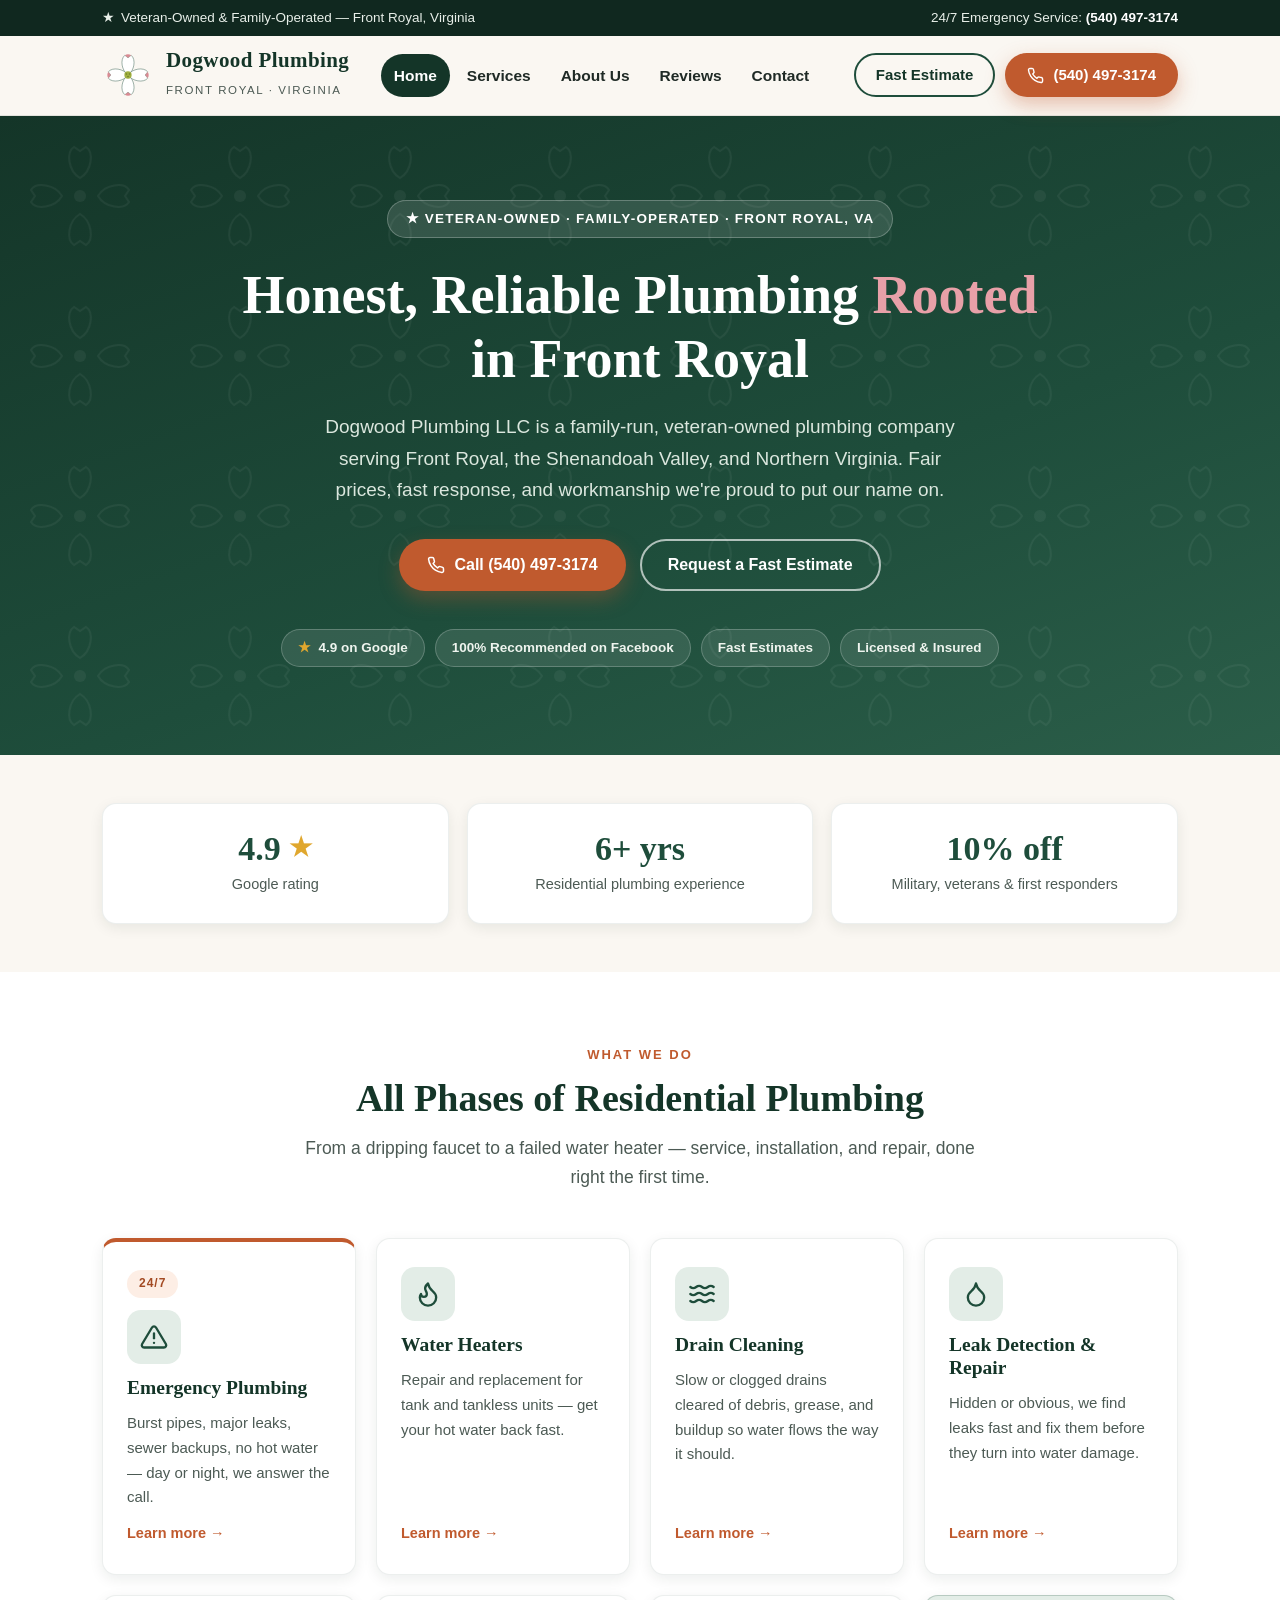
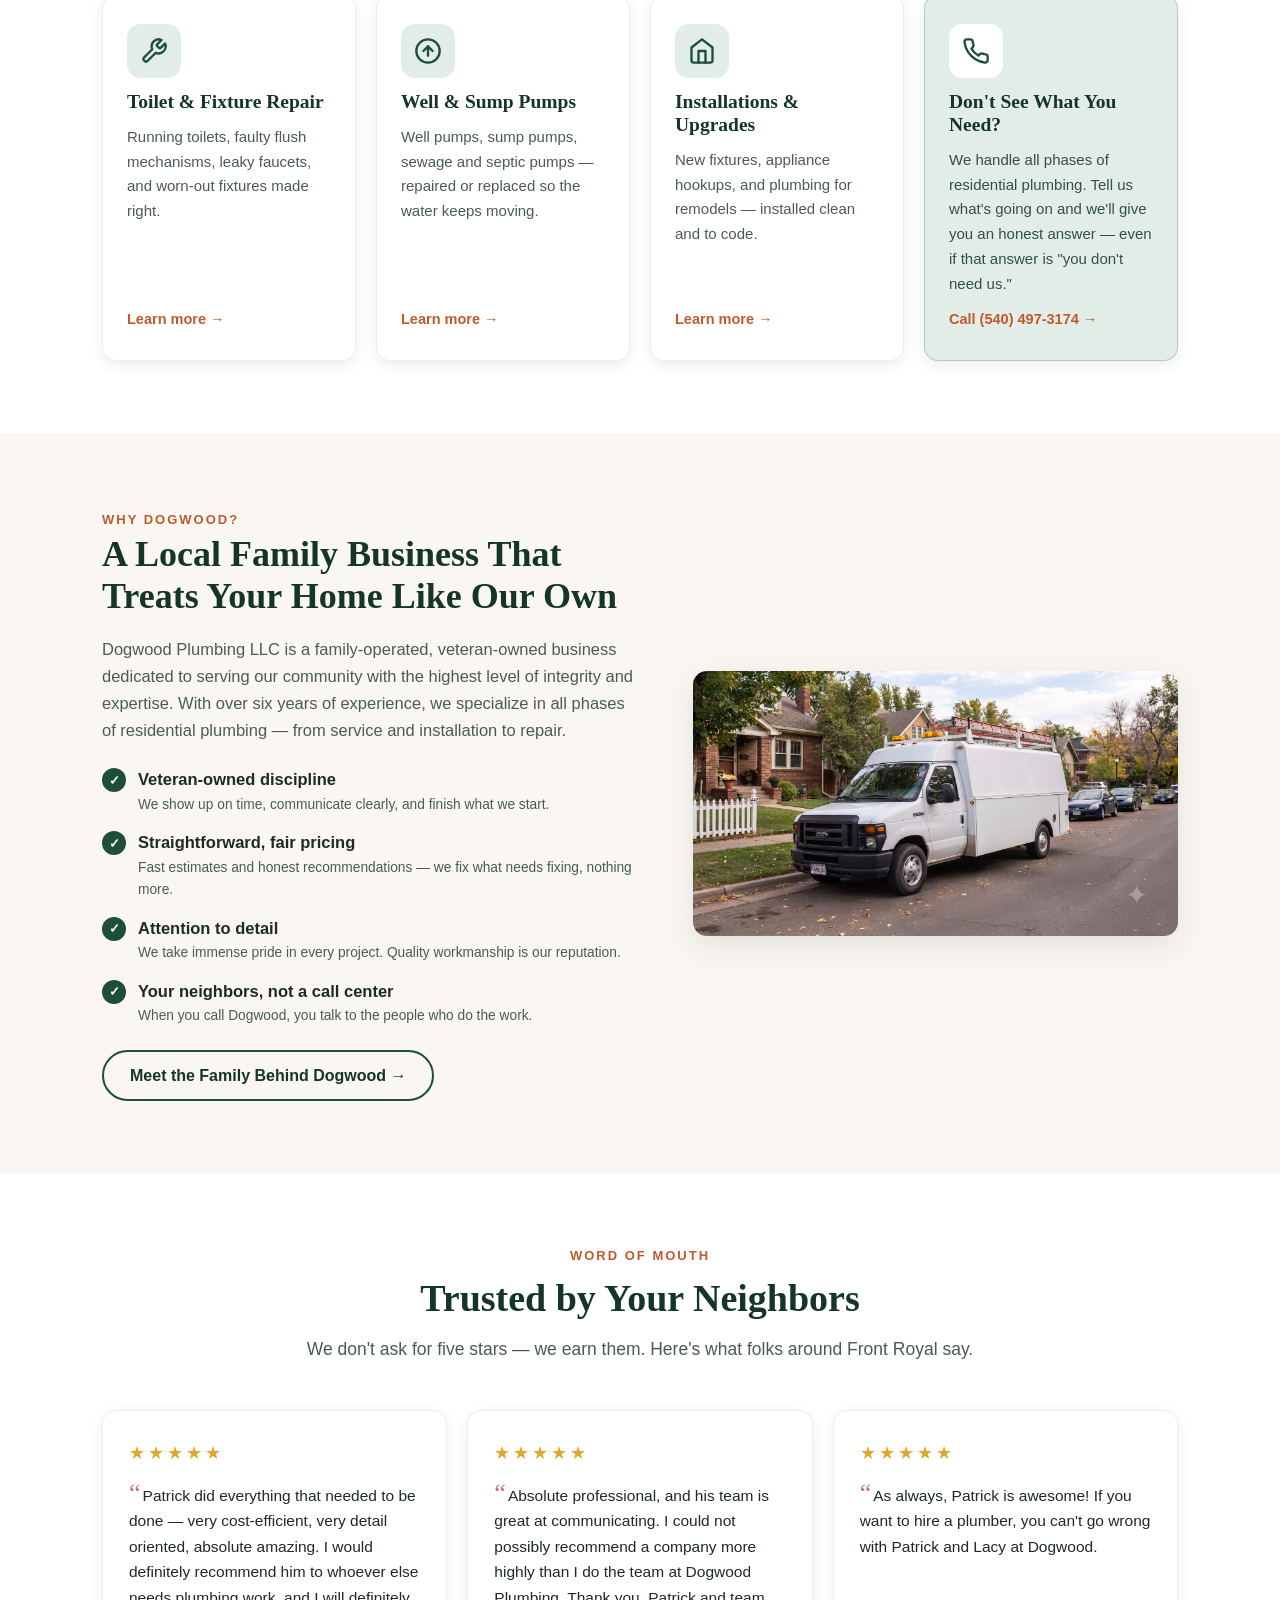
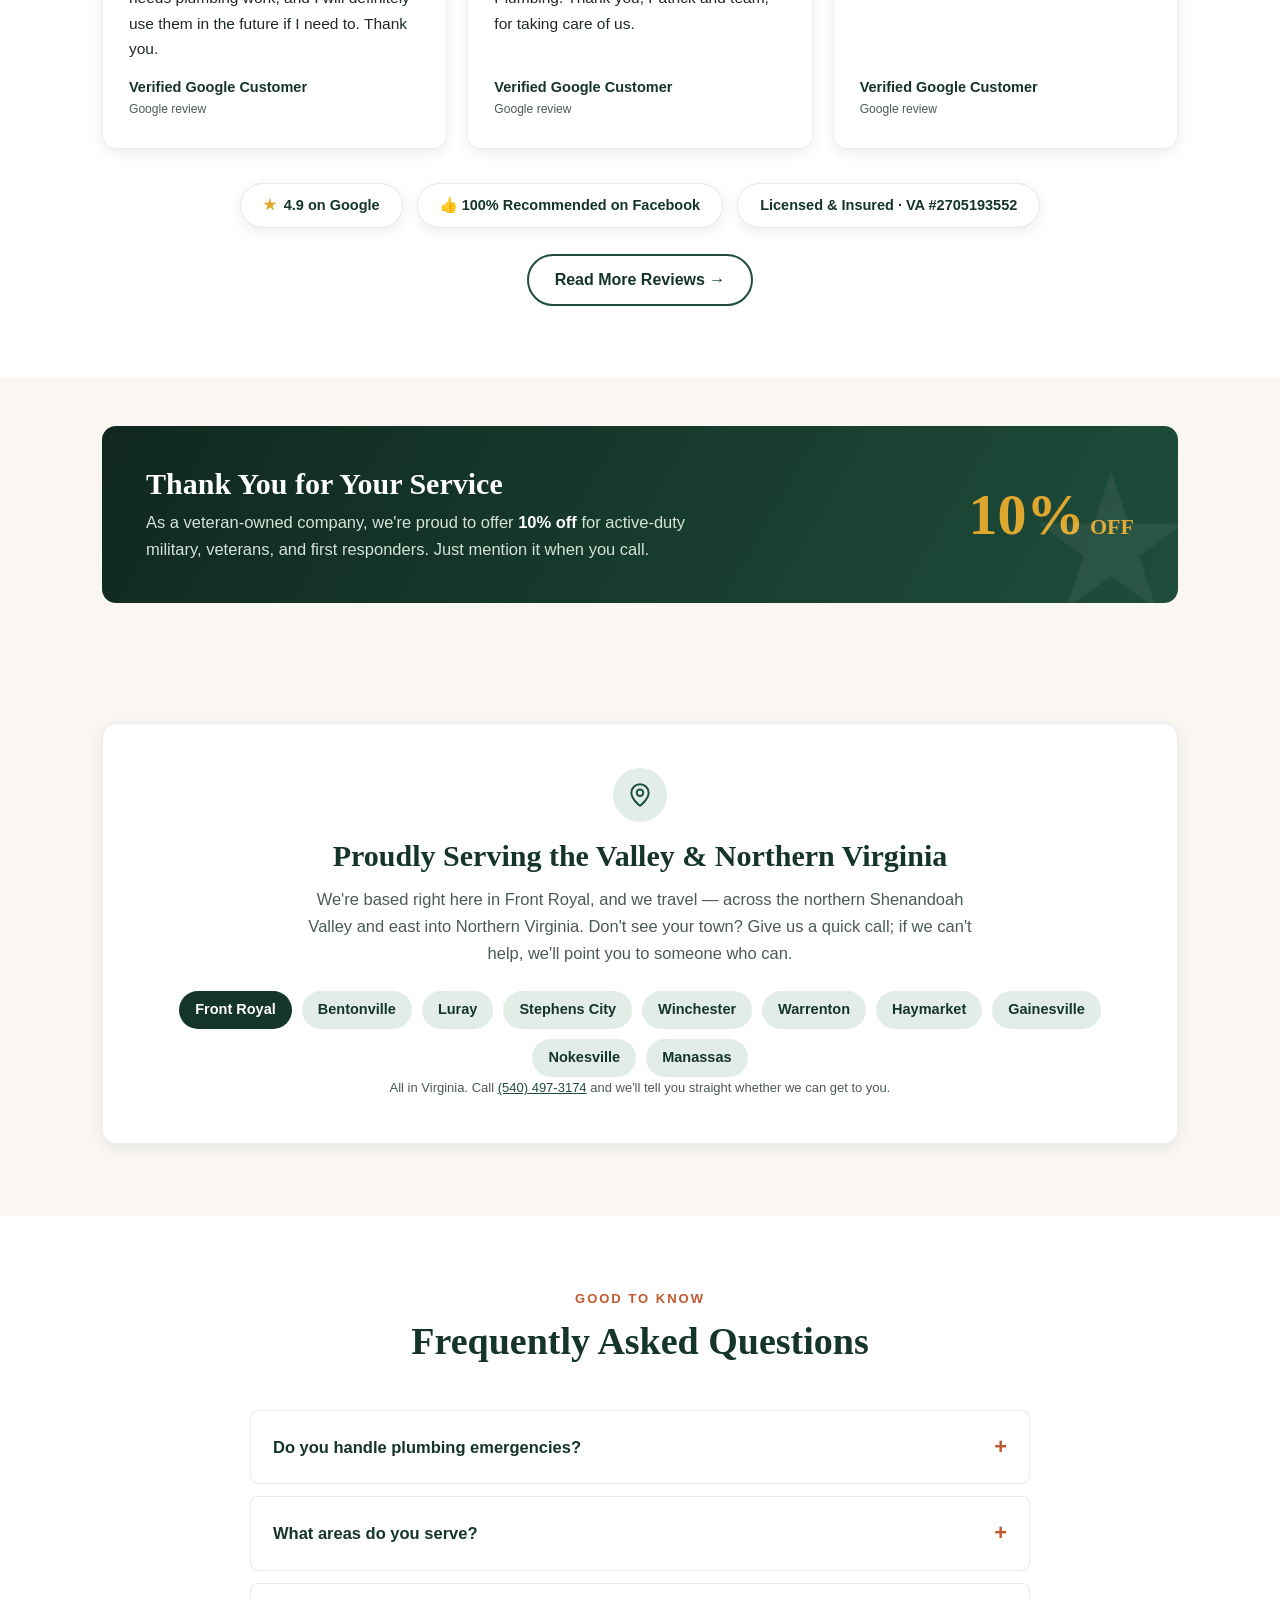
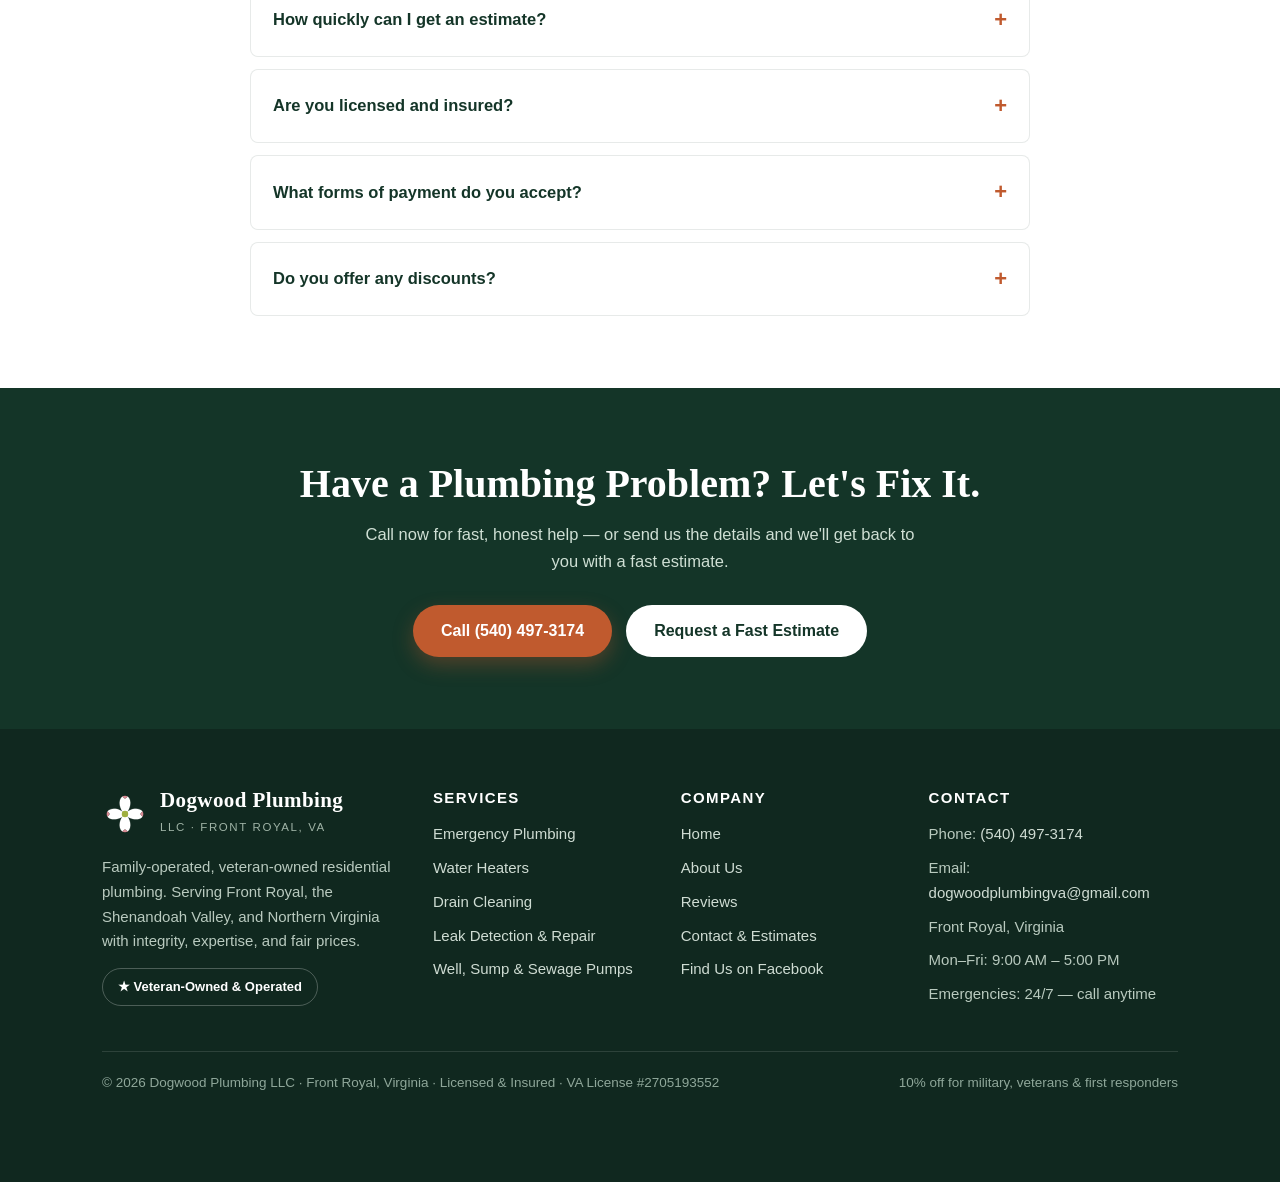
<file: index.html>
<!DOCTYPE html>
<html lang="en">
<head>
  <meta charset="UTF-8">
  <meta name="viewport" content="width=device-width, initial-scale=1.0">
  <title>Dogwood Plumbing LLC | Veteran-Owned Plumber in Front Royal, VA</title>
  <meta name="description" content="Dogwood Plumbing LLC is a family-operated, veteran-owned plumbing company serving Front Royal, Winchester, Warrenton, Manassas &amp; Northern Virginia. Water heaters, drain cleaning, well pumps &amp; 24/7 emergency service. Fast estimates — call (540) 497-3174.">
  <link rel="icon" type="image/svg+xml" href="images/favicon.svg">
  <link rel="stylesheet" href="css/styles.css">
  <meta property="og:title" content="Dogwood Plumbing LLC — Veteran-Owned Plumber in Front Royal, VA">
  <meta property="og:description" content="Honest, reliable residential plumbing from a family-run, veteran-owned company. Fast estimates. 24/7 emergency service. (540) 497-3174.">
  <meta property="og:type" content="website">
  <script type="application/ld+json">
  {
    "@context": "https://schema.org",
    "@type": "Plumber",
    "name": "Dogwood Plumbing LLC",
    "url": "https://www.dogwoodplumbva.com/",
    "telephone": "+1-540-497-3174",
    "email": "dogwoodplumbingva@gmail.com",
    "description": "Family-operated, veteran-owned residential plumbing company serving Front Royal, Virginia, the northern Shenandoah Valley, and Northern Virginia.",
    "address": {
      "@type": "PostalAddress",
      "addressLocality": "Front Royal",
      "addressRegion": "VA",
      "postalCode": "22630",
      "addressCountry": "US"
    },
    "areaServed": ["Front Royal, VA", "Bentonville, VA", "Luray, VA", "Stephens City, VA", "Winchester, VA", "Warrenton, VA", "Haymarket, VA", "Gainesville, VA", "Nokesville, VA", "Manassas, VA"],
    "openingHoursSpecification": [{
      "@type": "OpeningHoursSpecification",
      "dayOfWeek": ["Monday", "Tuesday", "Wednesday", "Thursday", "Friday"],
      "opens": "09:00",
      "closes": "17:00"
    }],
    "sameAs": ["https://www.facebook.com/Dogwoodplumbingllc"],
    "priceRange": "$$",
    "hasCredential": {
      "@type": "EducationalOccupationalCredential",
      "credentialCategory": "Virginia Contractor License",
      "identifier": "2705193552",
      "recognizedBy": {
        "@type": "GovernmentOrganization",
        "name": "Virginia Department of Professional and Occupational Regulation"
      }
    },
    "slogan": "Honest, reliable plumbing rooted in Front Royal."
  }
  </script>
</head>
<body>
  <a class="skip-link" href="#main">Skip to main content</a>

  <div class="topbar">
    <div class="wrap">
      <span class="left"><span class="flag">&#9733;</span>Veteran-Owned &amp; Family-Operated &mdash; Front Royal, Virginia</span>
      <span>24/7 Emergency Service: <a href="tel:+15404973174">(540) 497-3174</a></span>
    </div>
  </div>

  <header class="site-header">
    <div class="wrap">
      <a class="brand" href="index.html" aria-label="Dogwood Plumbing LLC — home">
        <svg viewBox="0 0 100 100" aria-hidden="true" focusable="false">
          <g stroke="#1e4d3b" stroke-opacity=".55" stroke-width="1.5">
            <path d="M50 50 C38 42 34 20 44 12 L50 17 L56 12 C66 20 62 42 50 50 Z" fill="#ffffff"/>
            <path d="M50 50 C62 58 66 80 56 88 L50 83 L44 88 C34 80 38 58 50 50 Z" fill="#ffffff"/>
            <path d="M50 50 C42 62 20 66 12 56 L17 50 L12 44 C20 34 42 38 50 50 Z" fill="#ffffff"/>
            <path d="M50 50 C58 38 80 34 88 44 L83 50 L88 56 C80 66 58 62 50 50 Z" fill="#ffffff"/>
          </g>
          <path d="M44 12 L50 17 L56 12 C52.5 9.6 47.5 9.6 44 12 Z" fill="#d98a93"/>
          <path d="M56 88 L50 83 L44 88 C47.5 90.4 52.5 90.4 56 88 Z" fill="#d98a93"/>
          <path d="M12 44 L17 50 L12 56 C9.6 52.5 9.6 47.5 12 44 Z" fill="#d98a93"/>
          <path d="M88 44 L83 50 L88 56 C90.4 52.5 90.4 47.5 88 44 Z" fill="#d98a93"/>
          <circle cx="50" cy="50" r="7" fill="#9faf3f"/>
          <circle cx="47" cy="48" r="1.6" fill="#6e7f2a"/>
          <circle cx="53" cy="48" r="1.6" fill="#6e7f2a"/>
          <circle cx="50" cy="53" r="1.6" fill="#6e7f2a"/>
        </svg>
        <span>
          <span class="brand-name">Dogwood Plumbing</span><br>
          <span class="brand-sub">Front Royal &middot; Virginia</span>
        </span>
      </a>
      <nav class="main-nav" id="main-nav" aria-label="Main navigation">
        <a href="index.html" class="active" aria-current="page">Home</a>
        <a href="services.html">Services</a>
        <a href="about.html">About Us</a>
        <a href="reviews.html">Reviews</a>
        <a href="contact.html">Contact</a>
      </nav>
      <div class="header-cta">
        <a class="btn btn-outline" href="contact.html">Fast Estimate</a>
        <a class="btn btn-primary" href="tel:+15404973174">
          <svg width="17" height="17" viewBox="0 0 24 24" fill="none" stroke="currentColor" stroke-width="2" stroke-linecap="round" stroke-linejoin="round" aria-hidden="true"><path d="M22 16.92v3a2 2 0 0 1-2.18 2 19.79 19.79 0 0 1-8.63-3.07 19.5 19.5 0 0 1-6-6 19.79 19.79 0 0 1-3.07-8.67A2 2 0 0 1 4.11 2h3a2 2 0 0 1 2 1.72c.127.96.361 1.903.7 2.81a2 2 0 0 1-.45 2.11L8.09 9.91a16 16 0 0 0 6 6l1.27-1.27a2 2 0 0 1 2.11-.45c.907.339 1.85.573 2.81.7A2 2 0 0 1 22 16.92z"/></svg>
          <span class="btn-label">(540) 497-3174</span>
        </a>
        <button class="nav-toggle" aria-expanded="false" aria-controls="main-nav" aria-label="Toggle navigation menu">
          <svg width="22" height="22" viewBox="0 0 24 24" fill="none" stroke="currentColor" stroke-width="2.4" stroke-linecap="round" aria-hidden="true"><line x1="3" y1="6" x2="21" y2="6"/><line x1="3" y1="12" x2="21" y2="12"/><line x1="3" y1="18" x2="21" y2="18"/></svg>
        </button>
      </div>
    </div>
  </header>

  <main id="main">

    <!-- ============================ HERO ============================ -->
    <section class="hero" style="padding: 0;">
      <div class="wrap">
        <span class="hero-kicker">&#9733; Veteran-Owned &middot; Family-Operated &middot; Front Royal, VA</span>
        <h1>Honest, Reliable Plumbing <em>Rooted</em> in Front Royal</h1>
        <p class="lede">Dogwood Plumbing LLC is a family-run, veteran-owned plumbing company serving Front Royal, the Shenandoah Valley, and Northern Virginia. Fair prices, fast response, and workmanship we're proud to put our name on.</p>
        <div class="hero-ctas">
          <a class="btn btn-primary" href="tel:+15404973174">
            <svg width="18" height="18" viewBox="0 0 24 24" fill="none" stroke="currentColor" stroke-width="2" stroke-linecap="round" stroke-linejoin="round" aria-hidden="true"><path d="M22 16.92v3a2 2 0 0 1-2.18 2 19.79 19.79 0 0 1-8.63-3.07 19.5 19.5 0 0 1-6-6 19.79 19.79 0 0 1-3.07-8.67A2 2 0 0 1 4.11 2h3a2 2 0 0 1 2 1.72c.127.96.361 1.903.7 2.81a2 2 0 0 1-.45 2.11L8.09 9.91a16 16 0 0 0 6 6l1.27-1.27a2 2 0 0 1 2.11-.45c.907.339 1.85.573 2.81.7A2 2 0 0 1 22 16.92z"/></svg>
            Call (540) 497-3174
          </a>
          <a class="btn btn-ghost-light" href="contact.html">Request a Fast Estimate</a>
        </div>
        <div class="hero-chips">
          <span class="chip"><span class="star">&#9733;</span> 4.9 on Google</span>
          <span class="chip">100% Recommended on Facebook</span>
          <span class="chip">Fast Estimates</span>
          <span class="chip">Licensed &amp; Insured</span>
        </div>
      </div>
    </section>

    <!-- ============================ TRUST STATS ============================ -->
    <section class="tight">
      <div class="wrap">
        <div class="stat-grid" style="grid-template-columns: repeat(3, 1fr);">
          <div class="stat">
            <div class="num">4.9 <span class="star">&#9733;</span></div>
            <div class="label">Google rating</div>
          </div>
          <div class="stat">
            <div class="num">6+ yrs</div>
            <div class="label">Residential plumbing experience</div>
          </div>
          <div class="stat">
            <div class="num">10% off</div>
            <div class="label">Military, veterans &amp; first responders</div>
          </div>
        </div>
      </div>
    </section>

    <!-- ============================ SERVICES ============================ -->
    <section class="bg-white">
      <div class="wrap">
        <div class="section-head">
          <span class="eyebrow">What We Do</span>
          <h2>All Phases of Residential Plumbing</h2>
          <p>From a dripping faucet to a failed water heater &mdash; service, installation, and repair, done right the first time.</p>
        </div>
        <div class="card-grid">
          <a class="svc-card emergency" href="services.html#emergency">
            <span class="tag">24/7</span>
            <span class="icon"><svg viewBox="0 0 24 24" fill="none" stroke="currentColor" stroke-width="2" stroke-linecap="round" stroke-linejoin="round" aria-hidden="true"><path d="M10.29 3.86 1.82 18a2 2 0 0 0 1.71 3h16.94a2 2 0 0 0 1.71-3L13.71 3.86a2 2 0 0 0-3.42 0z"/><line x1="12" y1="9" x2="12" y2="13"/><line x1="12" y1="17" x2="12.01" y2="17"/></svg></span>
            <h3>Emergency Plumbing</h3>
            <p>Burst pipes, major leaks, sewer backups, no hot water &mdash; day or night, we answer the call.</p>
            <span class="more">Learn more &rarr;</span>
          </a>
          <a class="svc-card" href="services.html#water-heaters">
            <span class="icon"><svg viewBox="0 0 24 24" fill="none" stroke="currentColor" stroke-width="2" stroke-linecap="round" stroke-linejoin="round" aria-hidden="true"><path d="M8.5 14.5A2.5 2.5 0 0 0 11 12c0-1.38-.5-2-1-3-1.072-2.143-.224-4.054 2-6 .5 2.5 2 4.9 4 6.5 2 1.6 3 3.5 3 5.5a7 7 0 1 1-14 0c0-1.153.433-2.294 1-3a2.5 2.5 0 0 0 2.5 2.5z"/></svg></span>
            <h3>Water Heaters</h3>
            <p>Repair and replacement for tank and tankless units &mdash; get your hot water back fast.</p>
            <span class="more">Learn more &rarr;</span>
          </a>
          <a class="svc-card" href="services.html#drain-cleaning">
            <span class="icon"><svg viewBox="0 0 24 24" fill="none" stroke="currentColor" stroke-width="2" stroke-linecap="round" stroke-linejoin="round" aria-hidden="true"><path d="M2 6c.6.5 1.2 1 2.5 1C7 7 7 5 9.5 5c2.6 0 2.4 2 5 2 2.5 0 2.5-2 5-2 1.3 0 1.9.5 2.5 1"/><path d="M2 12c.6.5 1.2 1 2.5 1 2.5 0 2.5-2 5-2 2.6 0 2.4 2 5 2 2.5 0 2.5-2 5-2 1.3 0 1.9.5 2.5 1"/><path d="M2 18c.6.5 1.2 1 2.5 1 2.5 0 2.5-2 5-2 2.6 0 2.4 2 5 2 2.5 0 2.5-2 5-2 1.3 0 1.9.5 2.5 1"/></svg></span>
            <h3>Drain Cleaning</h3>
            <p>Slow or clogged drains cleared of debris, grease, and buildup so water flows the way it should.</p>
            <span class="more">Learn more &rarr;</span>
          </a>
          <a class="svc-card" href="services.html#leak-repair">
            <span class="icon"><svg viewBox="0 0 24 24" fill="none" stroke="currentColor" stroke-width="2" stroke-linecap="round" stroke-linejoin="round" aria-hidden="true"><path d="M12 22a7 7 0 0 0 7-7c0-2-1-3.9-3-5.5s-3.5-4-4-6.5c-.5 2.5-2 4.9-4 6.5C6 11.1 5 13 5 15a7 7 0 0 0 7 7z"/></svg></span>
            <h3>Leak Detection &amp; Repair</h3>
            <p>Hidden or obvious, we find leaks fast and fix them before they turn into water damage.</p>
            <span class="more">Learn more &rarr;</span>
          </a>
          <a class="svc-card" href="services.html#toilets-fixtures">
            <span class="icon"><svg viewBox="0 0 24 24" fill="none" stroke="currentColor" stroke-width="2" stroke-linecap="round" stroke-linejoin="round" aria-hidden="true"><path d="M14.7 6.3a1 1 0 0 0 0 1.4l1.6 1.6a1 1 0 0 0 1.4 0l3.77-3.77a6 6 0 0 1-7.94 7.94l-6.91 6.91a2.12 2.12 0 0 1-3-3l6.91-6.91a6 6 0 0 1 7.94-7.94l-3.76 3.76z"/></svg></span>
            <h3>Toilet &amp; Fixture Repair</h3>
            <p>Running toilets, faulty flush mechanisms, leaky faucets, and worn-out fixtures made right.</p>
            <span class="more">Learn more &rarr;</span>
          </a>
          <a class="svc-card" href="services.html#pumps">
            <span class="icon"><svg viewBox="0 0 24 24" fill="none" stroke="currentColor" stroke-width="2" stroke-linecap="round" stroke-linejoin="round" aria-hidden="true"><circle cx="12" cy="12" r="10"/><path d="m16 12-4-4-4 4"/><path d="M12 16V8"/></svg></span>
            <h3>Well &amp; Sump Pumps</h3>
            <p>Well pumps, sump pumps, sewage and septic pumps &mdash; repaired or replaced so the water keeps moving.</p>
            <span class="more">Learn more &rarr;</span>
          </a>
          <a class="svc-card" href="services.html#installations">
            <span class="icon"><svg viewBox="0 0 24 24" fill="none" stroke="currentColor" stroke-width="2" stroke-linecap="round" stroke-linejoin="round" aria-hidden="true"><path d="m3 9 9-7 9 7v11a2 2 0 0 1-2 2H5a2 2 0 0 1-2-2z"/><polyline points="9 22 9 12 15 12 15 22"/></svg></span>
            <h3>Installations &amp; Upgrades</h3>
            <p>New fixtures, appliance hookups, and plumbing for remodels &mdash; installed clean and to code.</p>
            <span class="more">Learn more &rarr;</span>
          </a>
          <a class="svc-card ask-card" href="tel:+15404973174">
            <span class="icon"><svg viewBox="0 0 24 24" fill="none" stroke="currentColor" stroke-width="2" stroke-linecap="round" stroke-linejoin="round" aria-hidden="true"><path d="M22 16.92v3a2 2 0 0 1-2.18 2 19.79 19.79 0 0 1-8.63-3.07 19.5 19.5 0 0 1-6-6 19.79 19.79 0 0 1-3.07-8.67A2 2 0 0 1 4.11 2h3a2 2 0 0 1 2 1.72c.127.96.361 1.903.7 2.81a2 2 0 0 1-.45 2.11L8.09 9.91a16 16 0 0 0 6 6l1.27-1.27a2 2 0 0 1 2.11-.45c.907.339 1.85.573 2.81.7A2 2 0 0 1 22 16.92z"/></svg></span>
            <h3>Don't See What You Need?</h3>
            <p>We handle all phases of residential plumbing. Tell us what's going on and we'll give you an honest answer &mdash; even if that answer is "you don't need us."</p>
            <span class="more">Call (540) 497-3174 &rarr;</span>
          </a>
        </div>
      </div>
    </section>

    <!-- ============================ WHY CHOOSE US ============================ -->
    <section>
      <div class="wrap">
        <div class="split">
          <div>
            <span class="eyebrow" style="color: var(--cta); font-weight: 800; text-transform: uppercase; letter-spacing: 2px; font-size: 13px;">Why Dogwood?</span>
            <h2>A Local Family Business That Treats Your Home Like Our Own</h2>
            <p>Dogwood Plumbing LLC is a family-operated, veteran-owned business dedicated to serving our community with the highest level of integrity and expertise. With over six years of experience, we specialize in all phases of residential plumbing &mdash; from service and installation to repair.</p>
            <ul class="check-list">
              <li><span class="tick">&#10003;</span><span>Veteran-owned discipline<small>We show up on time, communicate clearly, and finish what we start.</small></span></li>
              <li><span class="tick">&#10003;</span><span>Straightforward, fair pricing<small>Fast estimates and honest recommendations &mdash; we fix what needs fixing, nothing more.</small></span></li>
              <li><span class="tick">&#10003;</span><span>Attention to detail<small>We take immense pride in every project. Quality workmanship is our reputation.</small></span></li>
              <li><span class="tick">&#10003;</span><span>Your neighbors, not a call center<small>When you call Dogwood, you talk to the people who do the work.</small></span></li>
            </ul>
            <a class="btn btn-outline" href="about.html">Meet the Family Behind Dogwood &rarr;</a>
          </div>
          <img src="images/PlumbingTruck.jpg" alt="Dogwood's Plumbing Truck" style="border-radius:14px; box-shadow: var(--shadow);">
        </div>
      </div>
    </section>

    <!-- ============================ REVIEWS ============================ -->
    <section class="bg-white">
      <div class="wrap">
        <div class="section-head">
          <span class="eyebrow">Word of Mouth</span>
          <h2>Trusted by Your Neighbors</h2>
          <p>We don't ask for five stars &mdash; we earn them. Here's what folks around Front Royal say.</p>
        </div>
        <div class="review-grid">
          <article class="review-card">
            <div class="stars" aria-label="5 out of 5 stars">&#9733;&#9733;&#9733;&#9733;&#9733;</div>
            <blockquote>Patrick did everything that needed to be done &mdash; very cost-efficient, very detail oriented, absolute amazing. I would definitely recommend him to whoever else needs plumbing work, and I will definitely use them in the future if I need to. Thank you.</blockquote>
            <cite>Verified Google Customer<small>Google review</small></cite>
          </article>
          <article class="review-card">
            <div class="stars" aria-label="5 out of 5 stars">&#9733;&#9733;&#9733;&#9733;&#9733;</div>
            <blockquote>Absolute professional, and his team is great at communicating. I could not possibly recommend a company more highly than I do the team at Dogwood Plumbing. Thank you, Patrick and team, for taking care of us.</blockquote>
            <cite>Verified Google Customer<small>Google review</small></cite>
          </article>
          <article class="review-card">
            <div class="stars" aria-label="5 out of 5 stars">&#9733;&#9733;&#9733;&#9733;&#9733;</div>
            <blockquote>As always, Patrick is awesome! If you want to hire a plumber, you can't go wrong with Patrick and Lacy at Dogwood.</blockquote>
            <cite>Verified Google Customer<small>Google review</small></cite>
          </article>
        </div>
        <div class="badge-row">
          <span class="badge"><span class="star">&#9733;</span> 4.9 on Google</span>
          <span class="badge">&#128077; 100% Recommended on Facebook</span>
          <span class="badge">Licensed &amp; Insured &middot; VA #2705193552</span>
        </div>
        <p style="text-align:center; margin-top: 26px;"><a class="btn btn-outline" href="reviews.html">Read More Reviews &rarr;</a></p>
      </div>
    </section>

    <!-- ============================ MILITARY DISCOUNT ============================ -->
    <section class="tight">
      <div class="wrap">
        <div class="discount-band">
          <div>
            <h3>Thank You for Your Service</h3>
            <p>As a veteran-owned company, we're proud to offer <strong style="color:#fff;">10% off</strong> for active-duty military, veterans, and first responders. Just mention it when you call.</p>
          </div>
          <div class="pct">10%<span style="font-size: 22px;"> OFF</span></div>
        </div>
      </div>
    </section>

    <!-- ============================ SERVICE AREA ============================ -->
    <section>
      <div class="wrap">
        <div class="area-panel wide">
          <span class="icon-pin" aria-hidden="true">
            <svg viewBox="0 0 24 24" fill="none" stroke="currentColor" stroke-width="1.8" stroke-linecap="round" stroke-linejoin="round"><path d="M20 10c0 6-8 12-8 12s-8-6-8-12a8 8 0 0 1 16 0z"/><circle cx="12" cy="10" r="3"/></svg>
          </span>
          <h2>Proudly Serving the Valley &amp; Northern Virginia</h2>
          <p>We're based right here in Front Royal, and we travel &mdash; across the northern Shenandoah Valley and east into Northern Virginia. Don't see your town? Give us a quick call; if we can't help, we'll point you to someone who can.</p>
          <div class="town-chips">
            <span class="home">Front Royal</span>
            <span>Bentonville</span>
            <span>Luray</span>
            <span>Stephens City</span>
            <span>Winchester</span>
            <span>Warrenton</span>
            <span>Haymarket</span>
            <span>Gainesville</span>
            <span>Nokesville</span>
            <span>Manassas</span>
          </div>
          <p class="area-note">All in Virginia. Call <a href="tel:+15404973174">(540) 497-3174</a> and we'll tell you straight whether we can get to you.</p>
        </div>
      </div>
    </section>

    <!-- ============================ FAQ ============================ -->
    <section class="bg-white">
      <div class="wrap">
        <div class="section-head">
          <span class="eyebrow">Good to Know</span>
          <h2>Frequently Asked Questions</h2>
        </div>
        <div class="faq-list">
          <details class="faq-item">
            <summary>Do you handle plumbing emergencies?</summary>
            <div class="faq-body">Yes. Burst pipes, major leaks, and sewer backups don't keep business hours, and neither do we when it counts. Call <a href="tel:+15404973174">(540) 497-3174</a> and we'll walk you through shutting off the water and get to you as fast as we can.</div>
          </details>
          <details class="faq-item">
            <summary>What areas do you serve?</summary>
            <div class="faq-body">We're based in Front Royal and regularly work in Bentonville, Luray, Stephens City, Winchester, Warrenton, Haymarket, Gainesville, Nokesville, and Manassas. If you're near any of those, call us &mdash; odds are good we can help.</div>
          </details>
          <details class="faq-item">
            <summary>How quickly can I get an estimate?</summary>
            <div class="faq-body">Fast &mdash; usually the same business day you reach out. We'll look at the job, explain your options in plain English, and give you a clear price before any work begins.</div>
          </details>
          <details class="faq-item">
            <summary>Are you licensed and insured?</summary>
            <div class="faq-body">Yes. Dogwood Plumbing LLC is a licensed and insured Virginia plumbing contractor. We're happy to provide documentation on request.</div>
          </details>
          <details class="faq-item">
            <summary>What forms of payment do you accept?</summary>
            <div class="faq-body">We accept major credit cards along with the usual options. If you have questions about payment, just ask when you schedule.</div>
          </details>
          <details class="faq-item">
            <summary>Do you offer any discounts?</summary>
            <div class="faq-body">Yes &mdash; 10% off for active-duty military, veterans, and first responders. It's our way of saying thank you.</div>
          </details>
        </div>
      </div>
    </section>

    <!-- ============================ FINAL CTA ============================ -->
    <section class="bg-green cta-band">
      <div class="wrap">
        <h2>Have a Plumbing Problem? Let's Fix It.</h2>
        <p>Call now for fast, honest help &mdash; or send us the details and we'll get back to you with a fast estimate.</p>
        <div class="hero-ctas">
          <a class="btn btn-primary" href="tel:+15404973174">Call (540) 497-3174</a>
          <a class="btn btn-light" href="contact.html">Request a Fast Estimate</a>
        </div>
      </div>
    </section>

  </main>

  <!-- ============================ FOOTER ============================ -->
  <footer class="site-footer">
    <div class="wrap">
      <div class="footer-grid">
        <div>
          <div class="footer-brand">
            <svg viewBox="0 0 100 100" aria-hidden="true" focusable="false">
              <g stroke="#ffffff" stroke-opacity=".2" stroke-width="1.5">
                <path d="M50 50 C38 42 34 20 44 12 L50 17 L56 12 C66 20 62 42 50 50 Z" fill="#ffffff"/>
                <path d="M50 50 C62 58 66 80 56 88 L50 83 L44 88 C34 80 38 58 50 50 Z" fill="#ffffff"/>
                <path d="M50 50 C42 62 20 66 12 56 L17 50 L12 44 C20 34 42 38 50 50 Z" fill="#ffffff"/>
                <path d="M50 50 C58 38 80 34 88 44 L83 50 L88 56 C80 66 58 62 50 50 Z" fill="#ffffff"/>
              </g>
              <path d="M44 12 L50 17 L56 12 C52.5 9.6 47.5 9.6 44 12 Z" fill="#d98a93"/>
              <path d="M56 88 L50 83 L44 88 C47.5 90.4 52.5 90.4 56 88 Z" fill="#d98a93"/>
              <path d="M12 44 L17 50 L12 56 C9.6 52.5 9.6 47.5 12 44 Z" fill="#d98a93"/>
              <path d="M88 44 L83 50 L88 56 C90.4 52.5 90.4 47.5 88 44 Z" fill="#d98a93"/>
              <circle cx="50" cy="50" r="7" fill="#9faf3f"/>
            </svg>
            <span>
              <span class="brand-name">Dogwood Plumbing</span><br>
              <span class="brand-sub">LLC &middot; Front Royal, VA</span>
            </span>
          </div>
          <p>Family-operated, veteran-owned residential plumbing. Serving Front Royal, the Shenandoah Valley, and Northern Virginia with integrity, expertise, and fair prices.</p>
          <span class="footer-vet">&#9733; Veteran-Owned &amp; Operated</span>
        </div>
        <div>
          <h4>Services</h4>
          <ul>
            <li><a href="services.html#emergency">Emergency Plumbing</a></li>
            <li><a href="services.html#water-heaters">Water Heaters</a></li>
            <li><a href="services.html#drain-cleaning">Drain Cleaning</a></li>
            <li><a href="services.html#leak-repair">Leak Detection &amp; Repair</a></li>
            <li><a href="services.html#pumps">Well, Sump &amp; Sewage Pumps</a></li>
          </ul>
        </div>
        <div>
          <h4>Company</h4>
          <ul>
            <li><a href="index.html">Home</a></li>
            <li><a href="about.html">About Us</a></li>
            <li><a href="reviews.html">Reviews</a></li>
            <li><a href="contact.html">Contact &amp; Estimates</a></li>
            <li><a href="https://www.facebook.com/Dogwoodplumbingllc" target="_blank" rel="noopener">Find Us on Facebook</a></li>
          </ul>
        </div>
        <div>
          <h4>Contact</h4>
          <ul>
            <li>Phone: <a href="tel:+15404973174">(540) 497-3174</a></li>
            <li>Email: <a href="mailto:dogwoodplumbingva@gmail.com">dogwoodplumbingva@gmail.com</a></li>
            <li>Front Royal, Virginia</li>
            <li>Mon&ndash;Fri: 9:00 AM &ndash; 5:00 PM</li>
            <li>Emergencies: 24/7 &mdash; call anytime</li>
          </ul>
        </div>
      </div>
      <div class="footer-bottom">
        <span>&copy; <span data-year>2026</span> Dogwood Plumbing LLC &middot; Front Royal, Virginia &middot; Licensed &amp; Insured &middot; VA License #2705193552</span>
        <span>10% off for military, veterans &amp; first responders</span>
      </div>
    </div>
  </footer>

  <div class="mobile-callbar">
    <a class="call" href="tel:+15404973174">Call (540) 497-3174</a>
    <a class="quote" href="contact.html">Fast Estimate</a>
  </div>

  <script src="js/main.js"></script>
</body>
</html>
</file>
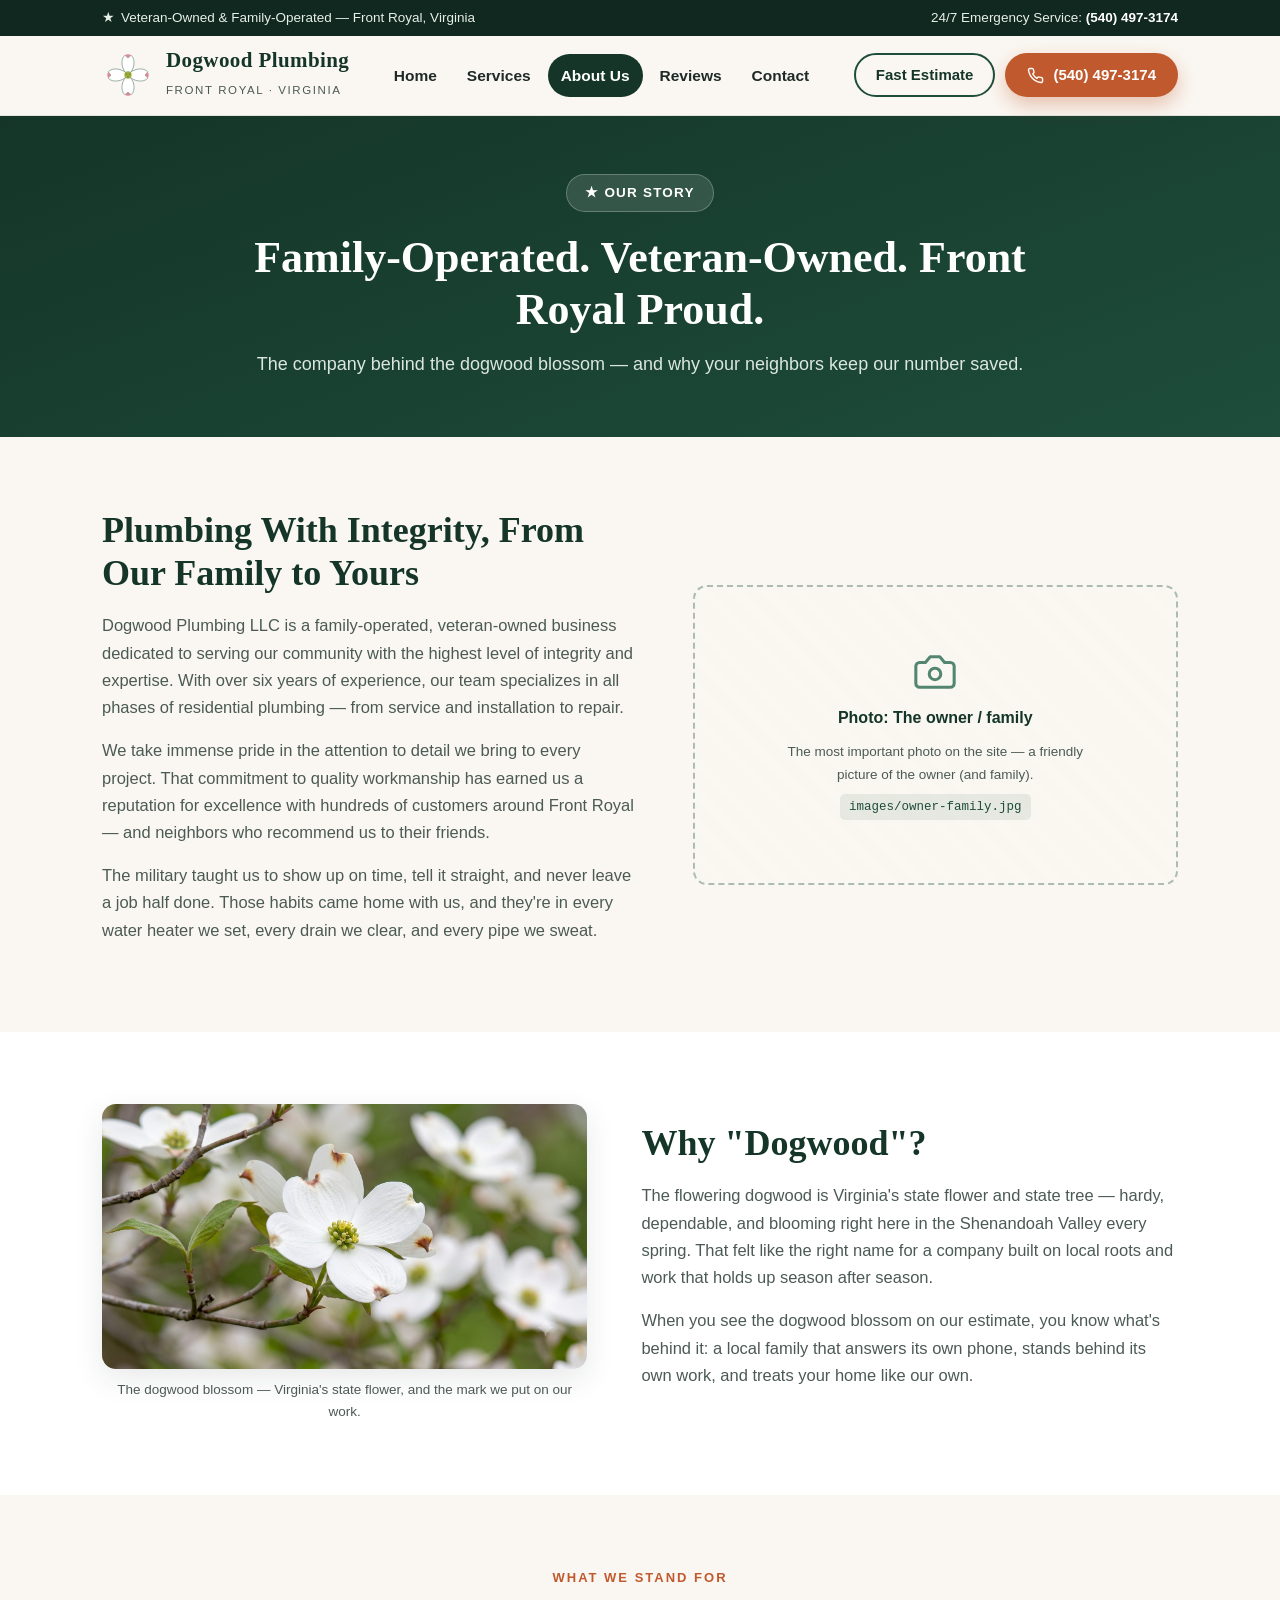
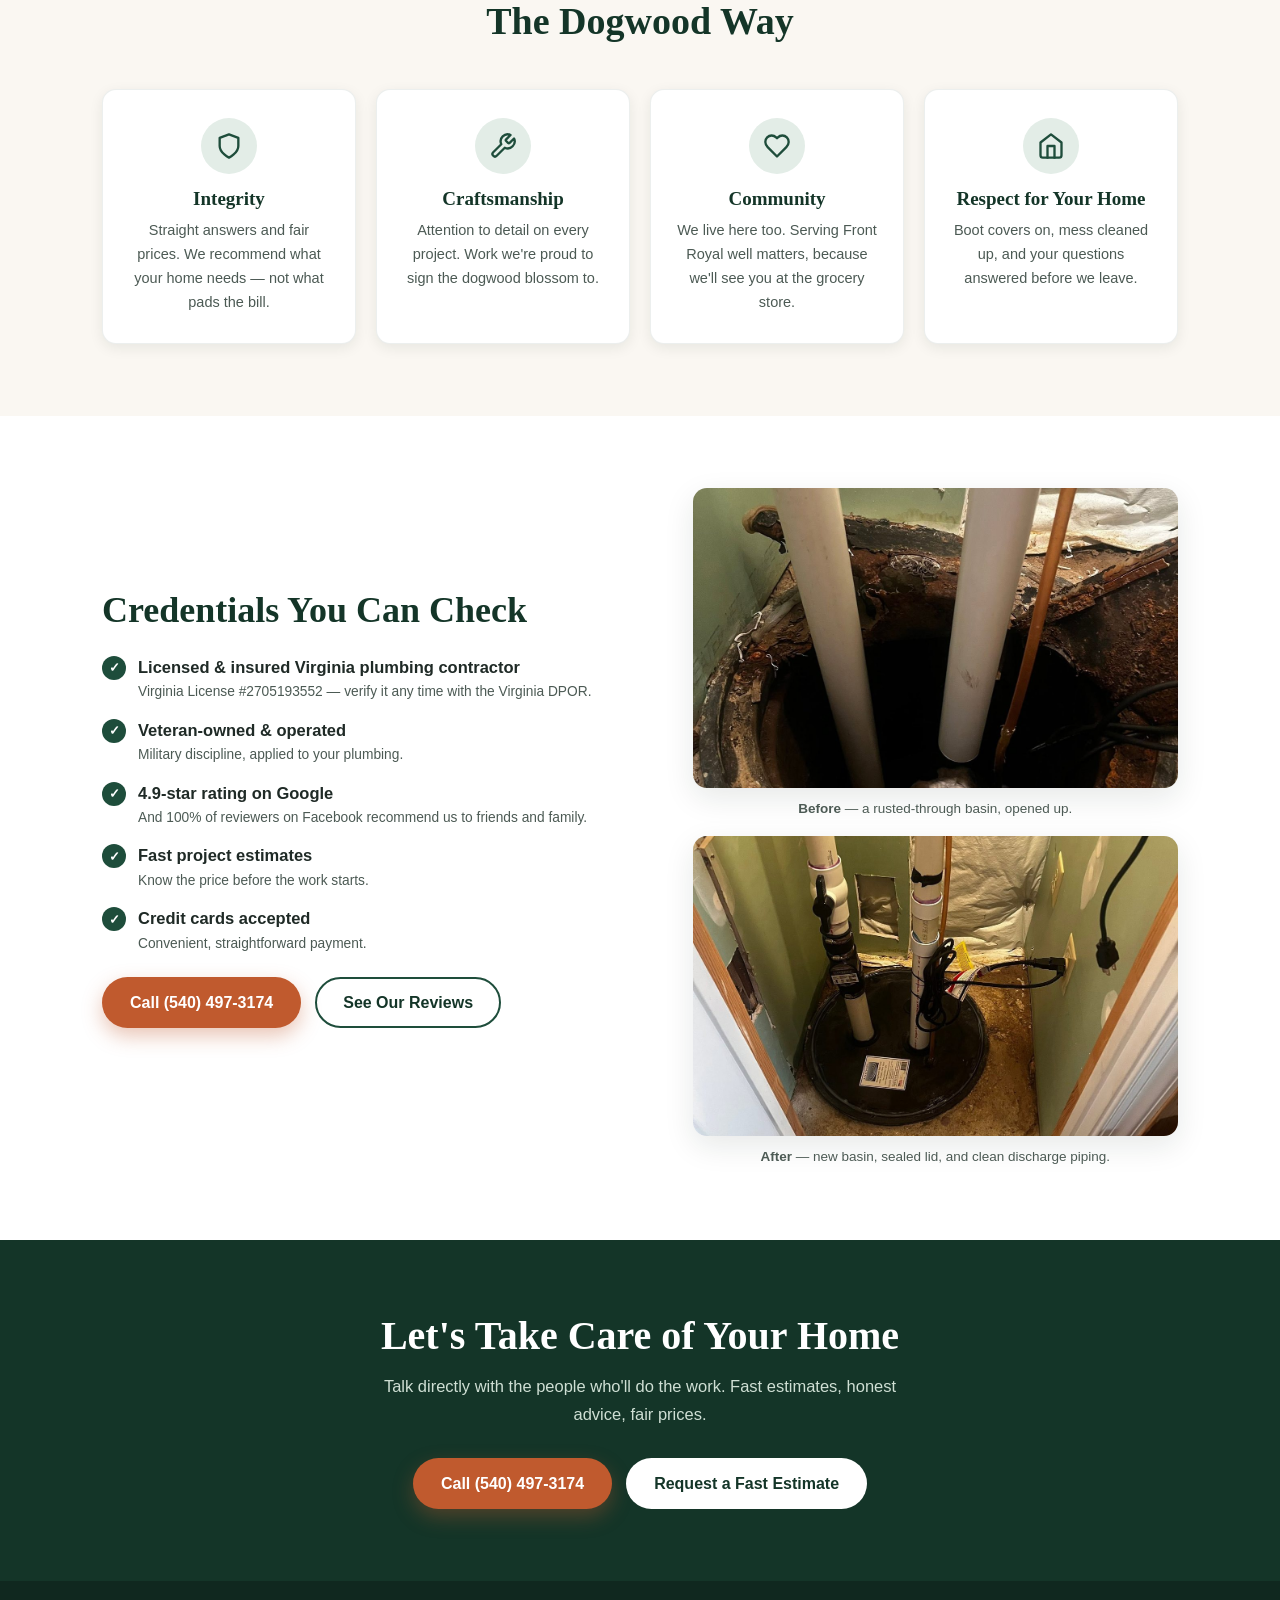
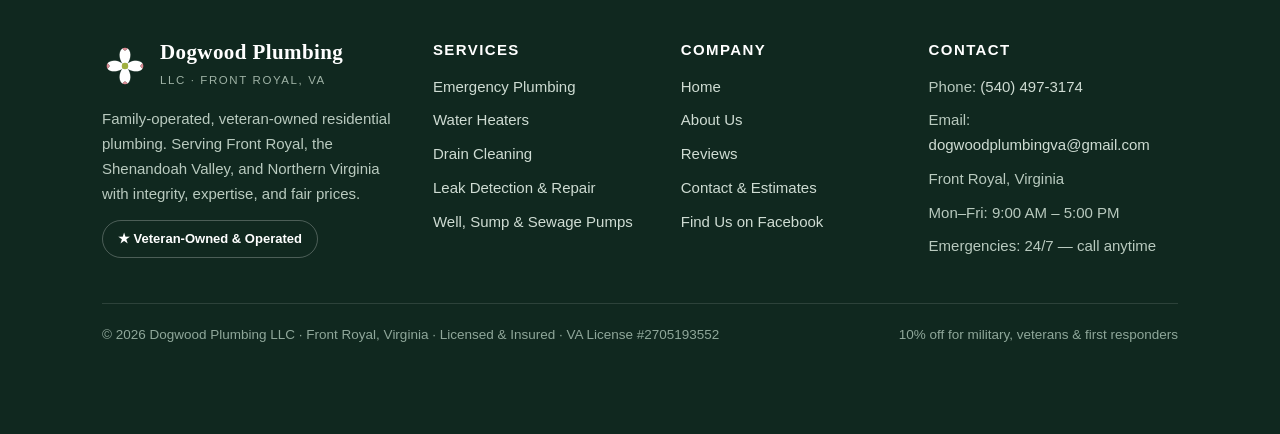
<file: about.html>
<!DOCTYPE html>
<html lang="en">
<head>
  <meta charset="UTF-8">
  <meta name="viewport" content="width=device-width, initial-scale=1.0">
  <title>About Us | Dogwood Plumbing LLC — Veteran-Owned, Family-Operated | Front Royal, VA</title>
  <meta name="description" content="Meet Dogwood Plumbing LLC — a family-operated, veteran-owned plumbing company serving Front Royal, the Shenandoah Valley, and Northern Virginia with integrity, expertise, and over six years of residential plumbing experience.">
  <link rel="icon" type="image/svg+xml" href="images/favicon.svg">
  <link rel="stylesheet" href="css/styles.css">
</head>
<body>
  <a class="skip-link" href="#main">Skip to main content</a>

  <div class="topbar">
    <div class="wrap">
      <span class="left"><span class="flag">&#9733;</span>Veteran-Owned &amp; Family-Operated &mdash; Front Royal, Virginia</span>
      <span>24/7 Emergency Service: <a href="tel:+15404973174">(540) 497-3174</a></span>
    </div>
  </div>

  <header class="site-header">
    <div class="wrap">
      <a class="brand" href="index.html" aria-label="Dogwood Plumbing LLC — home">
        <svg viewBox="0 0 100 100" aria-hidden="true" focusable="false">
          <g stroke="#1e4d3b" stroke-opacity=".55" stroke-width="1.5">
            <path d="M50 50 C38 42 34 20 44 12 L50 17 L56 12 C66 20 62 42 50 50 Z" fill="#ffffff"/>
            <path d="M50 50 C62 58 66 80 56 88 L50 83 L44 88 C34 80 38 58 50 50 Z" fill="#ffffff"/>
            <path d="M50 50 C42 62 20 66 12 56 L17 50 L12 44 C20 34 42 38 50 50 Z" fill="#ffffff"/>
            <path d="M50 50 C58 38 80 34 88 44 L83 50 L88 56 C80 66 58 62 50 50 Z" fill="#ffffff"/>
          </g>
          <path d="M44 12 L50 17 L56 12 C52.5 9.6 47.5 9.6 44 12 Z" fill="#d98a93"/>
          <path d="M56 88 L50 83 L44 88 C47.5 90.4 52.5 90.4 56 88 Z" fill="#d98a93"/>
          <path d="M12 44 L17 50 L12 56 C9.6 52.5 9.6 47.5 12 44 Z" fill="#d98a93"/>
          <path d="M88 44 L83 50 L88 56 C90.4 52.5 90.4 47.5 88 44 Z" fill="#d98a93"/>
          <circle cx="50" cy="50" r="7" fill="#9faf3f"/>
          <circle cx="47" cy="48" r="1.6" fill="#6e7f2a"/>
          <circle cx="53" cy="48" r="1.6" fill="#6e7f2a"/>
          <circle cx="50" cy="53" r="1.6" fill="#6e7f2a"/>
        </svg>
        <span>
          <span class="brand-name">Dogwood Plumbing</span><br>
          <span class="brand-sub">Front Royal &middot; Virginia</span>
        </span>
      </a>
      <nav class="main-nav" id="main-nav" aria-label="Main navigation">
        <a href="index.html">Home</a>
        <a href="services.html">Services</a>
        <a href="about.html" class="active" aria-current="page">About Us</a>
        <a href="reviews.html">Reviews</a>
        <a href="contact.html">Contact</a>
      </nav>
      <div class="header-cta">
        <a class="btn btn-outline" href="contact.html">Fast Estimate</a>
        <a class="btn btn-primary" href="tel:+15404973174">
          <svg width="17" height="17" viewBox="0 0 24 24" fill="none" stroke="currentColor" stroke-width="2" stroke-linecap="round" stroke-linejoin="round" aria-hidden="true"><path d="M22 16.92v3a2 2 0 0 1-2.18 2 19.79 19.79 0 0 1-8.63-3.07 19.5 19.5 0 0 1-6-6 19.79 19.79 0 0 1-3.07-8.67A2 2 0 0 1 4.11 2h3a2 2 0 0 1 2 1.72c.127.96.361 1.903.7 2.81a2 2 0 0 1-.45 2.11L8.09 9.91a16 16 0 0 0 6 6l1.27-1.27a2 2 0 0 1 2.11-.45c.907.339 1.85.573 2.81.7A2 2 0 0 1 22 16.92z"/></svg>
          <span class="btn-label">(540) 497-3174</span>
        </a>
        <button class="nav-toggle" aria-expanded="false" aria-controls="main-nav" aria-label="Toggle navigation menu">
          <svg width="22" height="22" viewBox="0 0 24 24" fill="none" stroke="currentColor" stroke-width="2.4" stroke-linecap="round" aria-hidden="true"><line x1="3" y1="6" x2="21" y2="6"/><line x1="3" y1="12" x2="21" y2="12"/><line x1="3" y1="18" x2="21" y2="18"/></svg>
        </button>
      </div>
    </div>
  </header>

  <main id="main">

    <section class="page-hero" style="padding: 0;">
      <div class="wrap">
        <span class="hero-kicker">&#9733; Our Story</span>
        <h1>Family-Operated. Veteran-Owned. Front Royal Proud.</h1>
        <p>The company behind the dogwood blossom &mdash; and why your neighbors keep our number saved.</p>
      </div>
    </section>

    <!-- ==================== STORY ==================== -->
    <section>
      <div class="wrap">
        <div class="split">
          <div>
            <h2>Plumbing With Integrity, From Our Family to Yours</h2>
            <p>Dogwood Plumbing LLC is a family-operated, veteran-owned business dedicated to serving our community with the highest level of integrity and expertise. With over six years of experience, our team specializes in all phases of residential plumbing &mdash; from service and installation to repair.</p>
            <p>We take immense pride in the attention to detail we bring to every project. That commitment to quality workmanship has earned us a reputation for excellence with hundreds of customers around Front Royal &mdash; and neighbors who recommend us to their friends.</p>
            <p>The military taught us to show up on time, tell it straight, and never leave a job half done. Those habits came home with us, and they're in every water heater we set, every drain we clear, and every pipe we sweat.</p>
          </div>
          <div class="photo-ph">
            <svg class="cam" viewBox="0 0 24 24" fill="none" stroke="currentColor" stroke-width="1.6" stroke-linecap="round" stroke-linejoin="round" aria-hidden="true"><path d="M14.5 4h-5L7 7H4a2 2 0 0 0-2 2v9a2 2 0 0 0 2 2h16a2 2 0 0 0 2-2V9a2 2 0 0 0-2-2h-3l-2.5-3z"/><circle cx="12" cy="13" r="3"/></svg>
            <strong>Photo: The owner / family</strong>
            <span>The most important photo on the site &mdash; a friendly picture of the owner (and family).<br><code>images/owner-family.jpg</code></span>
          </div>
        </div>
      </div>
    </section>

    <!-- ==================== WHY DOGWOOD ==================== -->
    <section class="bg-white">
      <div class="wrap">
        <div class="split reverse">
          <figure class="job-figure">
            <img class="job-photo" src="images/dogwood-flower.jpg" alt="A white flowering dogwood blossom in bloom, with more blossoms softly out of focus behind it">
            <figcaption>The dogwood blossom &mdash; Virginia's state flower, and the mark we put on our work.</figcaption>
          </figure>
          <div>
            <h2>Why "Dogwood"?</h2>
            <p>The flowering dogwood is Virginia's state flower and state tree &mdash; hardy, dependable, and blooming right here in the Shenandoah Valley every spring. That felt like the right name for a company built on local roots and work that holds up season after season.</p>
            <p>When you see the dogwood blossom on our estimate, you know what's behind it: a local family that answers its own phone, stands behind its own work, and treats your home like our own.</p>
          </div>
        </div>
      </div>
    </section>

    <!-- ==================== VALUES ==================== -->
    <section>
      <div class="wrap">
        <div class="section-head">
          <span class="eyebrow">What We Stand For</span>
          <h2>The Dogwood Way</h2>
        </div>
        <div class="card-grid">
          <div class="value-card">
            <span class="icon"><svg viewBox="0 0 24 24" fill="none" stroke="currentColor" stroke-width="2" stroke-linecap="round" stroke-linejoin="round" aria-hidden="true"><path d="M12 22s8-4 8-10V5l-8-3-8 3v7c0 6 8 10 8 10z"/></svg></span>
            <h3>Integrity</h3>
            <p>Straight answers and fair prices. We recommend what your home needs &mdash; not what pads the bill.</p>
          </div>
          <div class="value-card">
            <span class="icon"><svg viewBox="0 0 24 24" fill="none" stroke="currentColor" stroke-width="2" stroke-linecap="round" stroke-linejoin="round" aria-hidden="true"><path d="M14.7 6.3a1 1 0 0 0 0 1.4l1.6 1.6a1 1 0 0 0 1.4 0l3.77-3.77a6 6 0 0 1-7.94 7.94l-6.91 6.91a2.12 2.12 0 0 1-3-3l6.91-6.91a6 6 0 0 1 7.94-7.94l-3.76 3.76z"/></svg></span>
            <h3>Craftsmanship</h3>
            <p>Attention to detail on every project. Work we're proud to sign the dogwood blossom to.</p>
          </div>
          <div class="value-card">
            <span class="icon"><svg viewBox="0 0 24 24" fill="none" stroke="currentColor" stroke-width="2" stroke-linecap="round" stroke-linejoin="round" aria-hidden="true"><path d="M20.42 4.58a5.4 5.4 0 0 0-7.65 0l-.77.78-.77-.78a5.4 5.4 0 0 0-7.65 0C1.46 6.7 1.33 10.28 4 13l8 8 8-8c2.67-2.72 2.54-6.3.42-8.42z"/></svg></span>
            <h3>Community</h3>
            <p>We live here too. Serving Front Royal well matters, because we'll see you at the grocery store.</p>
          </div>
          <div class="value-card">
            <span class="icon"><svg viewBox="0 0 24 24" fill="none" stroke="currentColor" stroke-width="2" stroke-linecap="round" stroke-linejoin="round" aria-hidden="true"><path d="m3 9 9-7 9 7v11a2 2 0 0 1-2 2H5a2 2 0 0 1-2-2z"/><polyline points="9 22 9 12 15 12 15 22"/></svg></span>
            <h3>Respect for Your Home</h3>
            <p>Boot covers on, mess cleaned up, and your questions answered before we leave.</p>
          </div>
        </div>
      </div>
    </section>

    <!-- ==================== CREDENTIALS ==================== -->
    <section class="bg-white">
      <div class="wrap">
        <div class="split">
          <div>
            <h2>Credentials You Can Check</h2>
            <ul class="check-list">
              <li><span class="tick">&#10003;</span><span>Licensed &amp; insured Virginia plumbing contractor<small>Virginia License #2705193552 &mdash; verify it any time with the Virginia DPOR.</small></span></li>
              <li><span class="tick">&#10003;</span><span>Veteran-owned &amp; operated<small>Military discipline, applied to your plumbing.</small></span></li>
              <li><span class="tick">&#10003;</span><span>4.9-star rating on Google<small>And 100% of reviewers on Facebook recommend us to friends and family.</small></span></li>
              <li><span class="tick">&#10003;</span><span>Fast project estimates<small>Know the price before the work starts.</small></span></li>
              <li><span class="tick">&#10003;</span><span>Credit cards accepted<small>Convenient, straightforward payment.</small></span></li>
            </ul>
            <div class="hero-ctas" style="justify-content: flex-start;">
              <a class="btn btn-primary" href="tel:+15404973174">Call (540) 497-3174</a>
              <a class="btn btn-outline" href="reviews.html">See Our Reviews</a>
            </div>
          </div>
          <div class="ph-grid" style="grid-template-columns: 1fr; gap: 16px;">
            <figure class="job-figure">
              <img class="job-photo small" src="images/on-the-job.jpg" alt="A corroded, rusted-out sewage basin opened up mid-job, with the old lid removed and pipes exposed">
              <figcaption><strong>Before</strong> &mdash; a rusted-through basin, opened up.</figcaption>
            </figure>
            <figure class="job-figure">
              <img class="job-photo small" src="images/finished-work.jpg" alt="The same basin after replacement: a new sealed lid, new PVC discharge piping with check valves, and a tidy power connection">
              <figcaption><strong>After</strong> &mdash; new basin, sealed lid, and clean discharge piping.</figcaption>
            </figure>
          </div>
        </div>
      </div>
    </section>

    <!-- ==================== CTA ==================== -->
    <section class="bg-green cta-band">
      <div class="wrap">
        <h2>Let's Take Care of Your Home</h2>
        <p>Talk directly with the people who'll do the work. Fast estimates, honest advice, fair prices.</p>
        <div class="hero-ctas">
          <a class="btn btn-primary" href="tel:+15404973174">Call (540) 497-3174</a>
          <a class="btn btn-light" href="contact.html">Request a Fast Estimate</a>
        </div>
      </div>
    </section>

  </main>

  <footer class="site-footer">
    <div class="wrap">
      <div class="footer-grid">
        <div>
          <div class="footer-brand">
            <svg viewBox="0 0 100 100" aria-hidden="true" focusable="false">
              <g stroke="#ffffff" stroke-opacity=".2" stroke-width="1.5">
                <path d="M50 50 C38 42 34 20 44 12 L50 17 L56 12 C66 20 62 42 50 50 Z" fill="#ffffff"/>
                <path d="M50 50 C62 58 66 80 56 88 L50 83 L44 88 C34 80 38 58 50 50 Z" fill="#ffffff"/>
                <path d="M50 50 C42 62 20 66 12 56 L17 50 L12 44 C20 34 42 38 50 50 Z" fill="#ffffff"/>
                <path d="M50 50 C58 38 80 34 88 44 L83 50 L88 56 C80 66 58 62 50 50 Z" fill="#ffffff"/>
              </g>
              <path d="M44 12 L50 17 L56 12 C52.5 9.6 47.5 9.6 44 12 Z" fill="#d98a93"/>
              <path d="M56 88 L50 83 L44 88 C47.5 90.4 52.5 90.4 56 88 Z" fill="#d98a93"/>
              <path d="M12 44 L17 50 L12 56 C9.6 52.5 9.6 47.5 12 44 Z" fill="#d98a93"/>
              <path d="M88 44 L83 50 L88 56 C90.4 52.5 90.4 47.5 88 44 Z" fill="#d98a93"/>
              <circle cx="50" cy="50" r="7" fill="#9faf3f"/>
            </svg>
            <span>
              <span class="brand-name">Dogwood Plumbing</span><br>
              <span class="brand-sub">LLC &middot; Front Royal, VA</span>
            </span>
          </div>
          <p>Family-operated, veteran-owned residential plumbing. Serving Front Royal, the Shenandoah Valley, and Northern Virginia with integrity, expertise, and fair prices.</p>
          <span class="footer-vet">&#9733; Veteran-Owned &amp; Operated</span>
        </div>
        <div>
          <h4>Services</h4>
          <ul>
            <li><a href="services.html#emergency">Emergency Plumbing</a></li>
            <li><a href="services.html#water-heaters">Water Heaters</a></li>
            <li><a href="services.html#drain-cleaning">Drain Cleaning</a></li>
            <li><a href="services.html#leak-repair">Leak Detection &amp; Repair</a></li>
            <li><a href="services.html#pumps">Well, Sump &amp; Sewage Pumps</a></li>
          </ul>
        </div>
        <div>
          <h4>Company</h4>
          <ul>
            <li><a href="index.html">Home</a></li>
            <li><a href="about.html">About Us</a></li>
            <li><a href="reviews.html">Reviews</a></li>
            <li><a href="contact.html">Contact &amp; Estimates</a></li>
            <li><a href="https://www.facebook.com/Dogwoodplumbingllc" target="_blank" rel="noopener">Find Us on Facebook</a></li>
          </ul>
        </div>
        <div>
          <h4>Contact</h4>
          <ul>
            <li>Phone: <a href="tel:+15404973174">(540) 497-3174</a></li>
            <li>Email: <a href="mailto:dogwoodplumbingva@gmail.com">dogwoodplumbingva@gmail.com</a></li>
            <li>Front Royal, Virginia</li>
            <li>Mon&ndash;Fri: 9:00 AM &ndash; 5:00 PM</li>
            <li>Emergencies: 24/7 &mdash; call anytime</li>
          </ul>
        </div>
      </div>
      <div class="footer-bottom">
        <span>&copy; <span data-year>2026</span> Dogwood Plumbing LLC &middot; Front Royal, Virginia &middot; Licensed &amp; Insured &middot; VA License #2705193552</span>
        <span>10% off for military, veterans &amp; first responders</span>
      </div>
    </div>
  </footer>

  <div class="mobile-callbar">
    <a class="call" href="tel:+15404973174">Call (540) 497-3174</a>
    <a class="quote" href="contact.html">Fast Estimate</a>
  </div>

  <script src="js/main.js"></script>
</body>
</html>
</file>
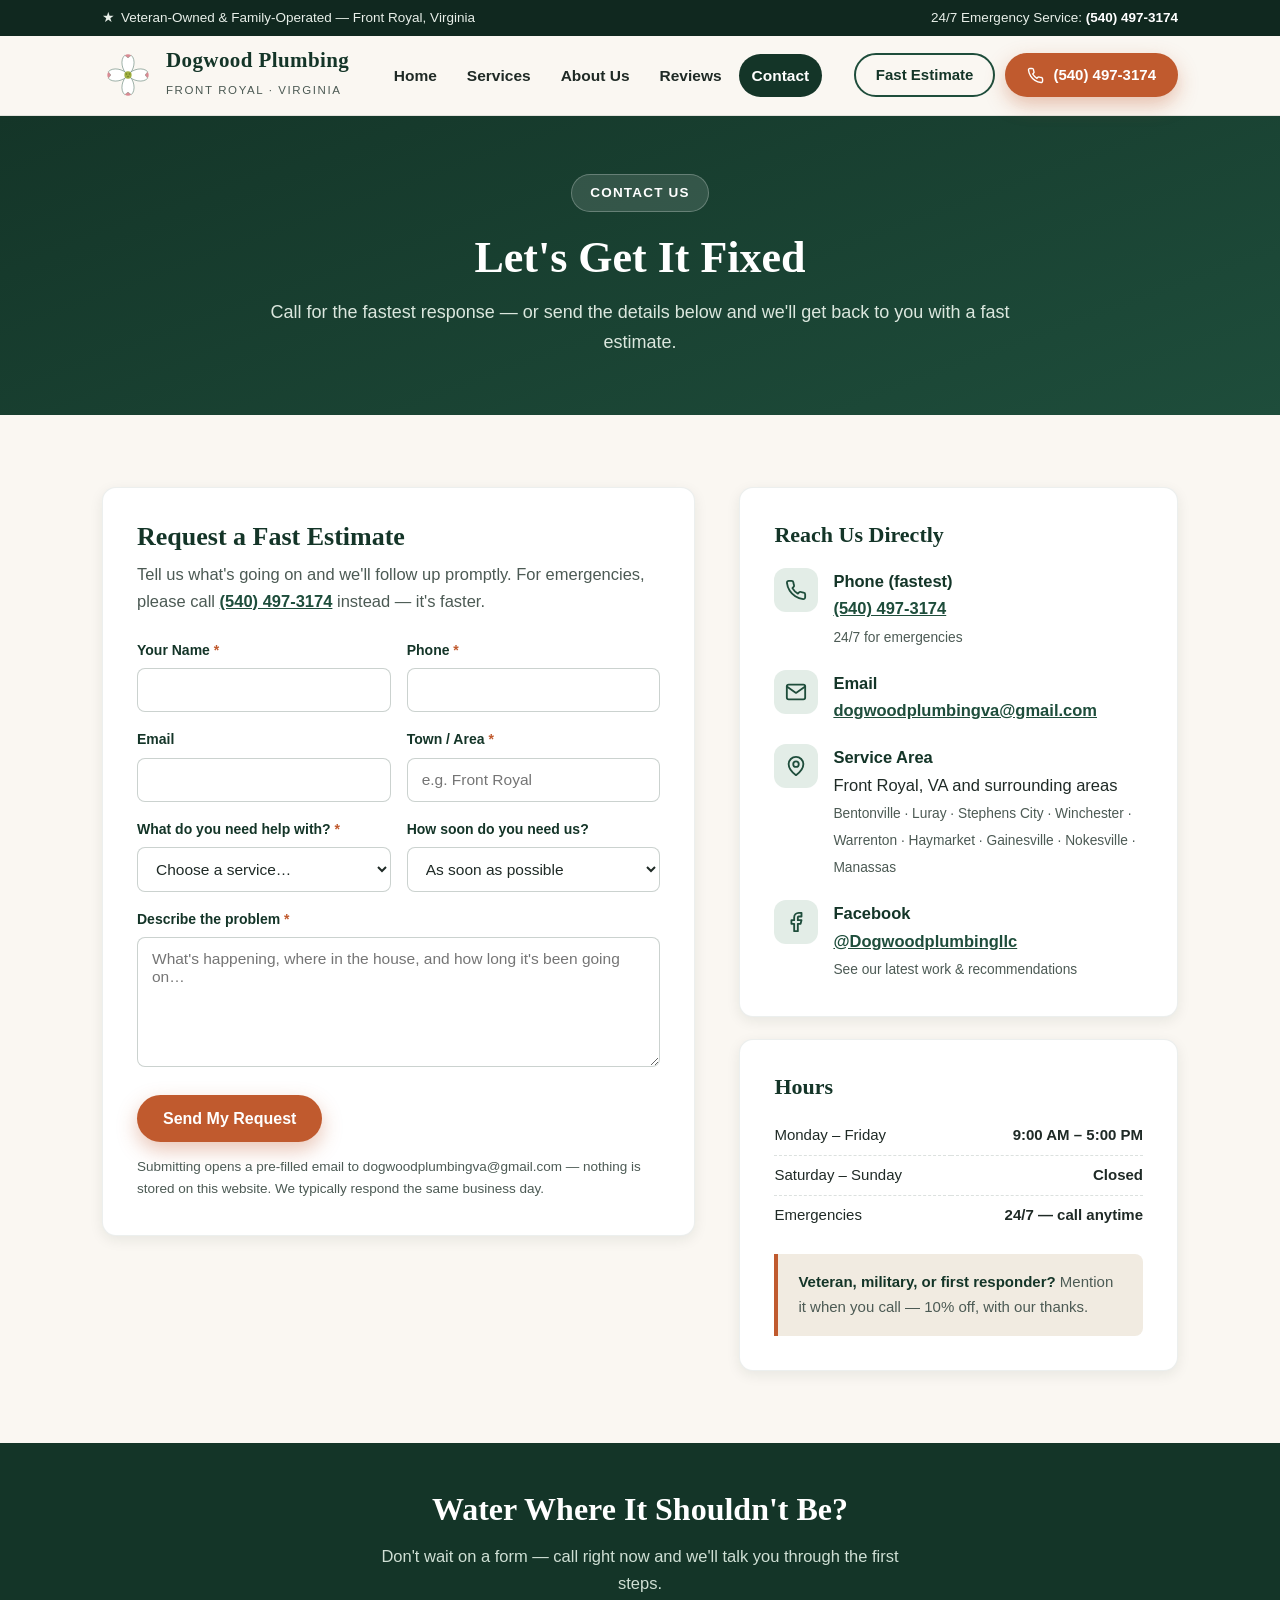
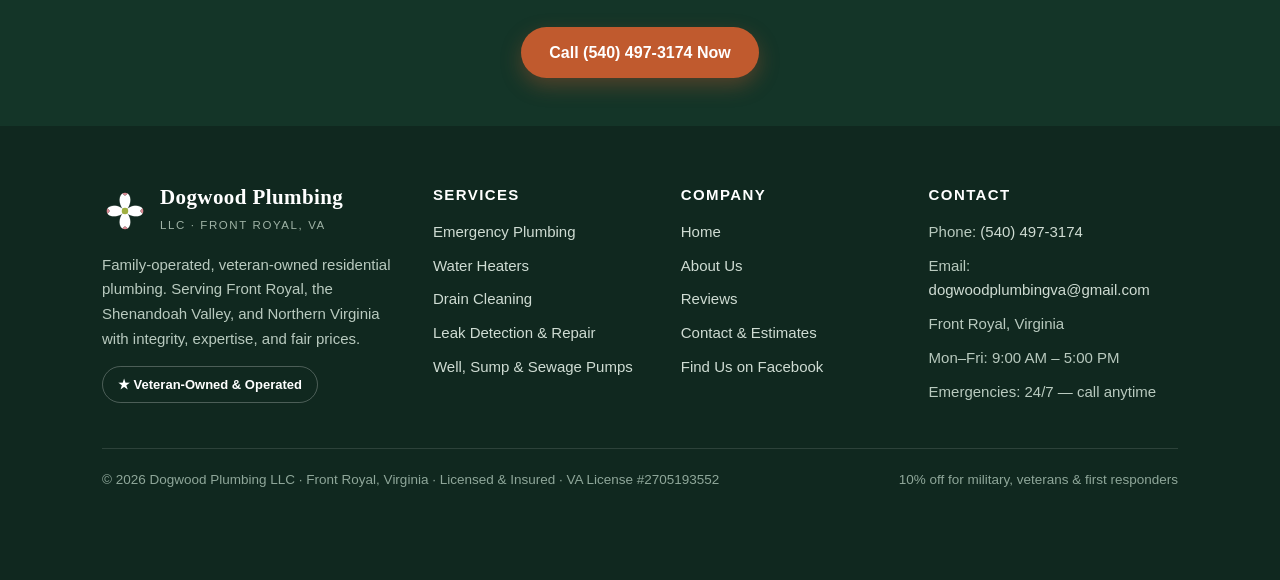
<file: contact.html>
<!DOCTYPE html>
<html lang="en">
<head>
  <meta charset="UTF-8">
  <meta name="viewport" content="width=device-width, initial-scale=1.0">
  <title>Contact Us &amp; Fast Estimates | Dogwood Plumbing LLC — Front Royal, VA</title>
  <meta name="description" content="Contact Dogwood Plumbing LLC, serving Front Royal, Winchester, Warrenton, Manassas and Northern Virginia. Call (540) 497-3174 for 24/7 emergency plumbing or request a fast estimate online. Veteran-owned, family-operated.">
  <link rel="icon" type="image/svg+xml" href="images/favicon.svg">
  <link rel="stylesheet" href="css/styles.css">
</head>
<body>
  <a class="skip-link" href="#main">Skip to main content</a>

  <div class="topbar">
    <div class="wrap">
      <span class="left"><span class="flag">&#9733;</span>Veteran-Owned &amp; Family-Operated &mdash; Front Royal, Virginia</span>
      <span>24/7 Emergency Service: <a href="tel:+15404973174">(540) 497-3174</a></span>
    </div>
  </div>

  <header class="site-header">
    <div class="wrap">
      <a class="brand" href="index.html" aria-label="Dogwood Plumbing LLC — home">
        <svg viewBox="0 0 100 100" aria-hidden="true" focusable="false">
          <g stroke="#1e4d3b" stroke-opacity=".55" stroke-width="1.5">
            <path d="M50 50 C38 42 34 20 44 12 L50 17 L56 12 C66 20 62 42 50 50 Z" fill="#ffffff"/>
            <path d="M50 50 C62 58 66 80 56 88 L50 83 L44 88 C34 80 38 58 50 50 Z" fill="#ffffff"/>
            <path d="M50 50 C42 62 20 66 12 56 L17 50 L12 44 C20 34 42 38 50 50 Z" fill="#ffffff"/>
            <path d="M50 50 C58 38 80 34 88 44 L83 50 L88 56 C80 66 58 62 50 50 Z" fill="#ffffff"/>
          </g>
          <path d="M44 12 L50 17 L56 12 C52.5 9.6 47.5 9.6 44 12 Z" fill="#d98a93"/>
          <path d="M56 88 L50 83 L44 88 C47.5 90.4 52.5 90.4 56 88 Z" fill="#d98a93"/>
          <path d="M12 44 L17 50 L12 56 C9.6 52.5 9.6 47.5 12 44 Z" fill="#d98a93"/>
          <path d="M88 44 L83 50 L88 56 C90.4 52.5 90.4 47.5 88 44 Z" fill="#d98a93"/>
          <circle cx="50" cy="50" r="7" fill="#9faf3f"/>
          <circle cx="47" cy="48" r="1.6" fill="#6e7f2a"/>
          <circle cx="53" cy="48" r="1.6" fill="#6e7f2a"/>
          <circle cx="50" cy="53" r="1.6" fill="#6e7f2a"/>
        </svg>
        <span>
          <span class="brand-name">Dogwood Plumbing</span><br>
          <span class="brand-sub">Front Royal &middot; Virginia</span>
        </span>
      </a>
      <nav class="main-nav" id="main-nav" aria-label="Main navigation">
        <a href="index.html">Home</a>
        <a href="services.html">Services</a>
        <a href="about.html">About Us</a>
        <a href="reviews.html">Reviews</a>
        <a href="contact.html" class="active" aria-current="page">Contact</a>
      </nav>
      <div class="header-cta">
        <a class="btn btn-outline" href="contact.html">Fast Estimate</a>
        <a class="btn btn-primary" href="tel:+15404973174">
          <svg width="17" height="17" viewBox="0 0 24 24" fill="none" stroke="currentColor" stroke-width="2" stroke-linecap="round" stroke-linejoin="round" aria-hidden="true"><path d="M22 16.92v3a2 2 0 0 1-2.18 2 19.79 19.79 0 0 1-8.63-3.07 19.5 19.5 0 0 1-6-6 19.79 19.79 0 0 1-3.07-8.67A2 2 0 0 1 4.11 2h3a2 2 0 0 1 2 1.72c.127.96.361 1.903.7 2.81a2 2 0 0 1-.45 2.11L8.09 9.91a16 16 0 0 0 6 6l1.27-1.27a2 2 0 0 1 2.11-.45c.907.339 1.85.573 2.81.7A2 2 0 0 1 22 16.92z"/></svg>
          <span class="btn-label">(540) 497-3174</span>
        </a>
        <button class="nav-toggle" aria-expanded="false" aria-controls="main-nav" aria-label="Toggle navigation menu">
          <svg width="22" height="22" viewBox="0 0 24 24" fill="none" stroke="currentColor" stroke-width="2.4" stroke-linecap="round" aria-hidden="true"><line x1="3" y1="6" x2="21" y2="6"/><line x1="3" y1="12" x2="21" y2="12"/><line x1="3" y1="18" x2="21" y2="18"/></svg>
        </button>
      </div>
    </div>
  </header>

  <main id="main">

    <section class="page-hero" style="padding: 0;">
      <div class="wrap">
        <span class="hero-kicker">Contact Us</span>
        <h1>Let's Get It Fixed</h1>
        <p>Call for the fastest response &mdash; or send the details below and we'll get back to you with a fast estimate.</p>
      </div>
    </section>

    <section>
      <div class="wrap">
        <div class="contact-layout">

          <!-- ==================== QUOTE FORM ==================== -->
          <div class="contact-card">
            <h2 style="font-size: 26px; margin-bottom: 8px;">Request a Fast Estimate</h2>
            <p style="color: var(--ink-soft); margin-bottom: 24px;">Tell us what's going on and we'll follow up promptly. For emergencies, please call <a href="tel:+15404973174"><strong>(540) 497-3174</strong></a> instead &mdash; it's faster.</p>
            <form id="quote-form" novalidate>
              <div class="form-grid">
                <div class="field">
                  <label for="q-name">Your Name <span class="req">*</span></label>
                  <input id="q-name" name="name" type="text" autocomplete="name" required>
                </div>
                <div class="field">
                  <label for="q-phone">Phone <span class="req">*</span></label>
                  <input id="q-phone" name="phone" type="tel" autocomplete="tel" required>
                </div>
                <div class="field">
                  <label for="q-email">Email</label>
                  <input id="q-email" name="email" type="email" autocomplete="email">
                </div>
                <div class="field">
                  <label for="q-town">Town / Area <span class="req">*</span></label>
                  <input id="q-town" name="town" type="text" placeholder="e.g. Front Royal" required>
                </div>
                <div class="field">
                  <label for="q-service">What do you need help with? <span class="req">*</span></label>
                  <select id="q-service" name="service" required>
                    <option value="">Choose a service&hellip;</option>
                    <option>Emergency — water where it shouldn't be</option>
                    <option>Water heater repair or replacement</option>
                    <option>Drain cleaning / clog</option>
                    <option>Leak detection &amp; repair</option>
                    <option>Toilet or fixture repair</option>
                    <option>Well pump</option>
                    <option>Sump / sewage pump</option>
                    <option>Installation, upgrade or remodel</option>
                    <option>Something else</option>
                  </select>
                </div>
                <div class="field">
                  <label for="q-urgency">How soon do you need us?</label>
                  <select id="q-urgency" name="urgency">
                    <option>As soon as possible</option>
                    <option>Within a few days</option>
                    <option>Within a few weeks</option>
                    <option>Just planning ahead</option>
                  </select>
                </div>
                <div class="field full">
                  <label for="q-message">Describe the problem <span class="req">*</span></label>
                  <textarea id="q-message" name="message" placeholder="What's happening, where in the house, and how long it's been going on&hellip;" required></textarea>
                </div>
              </div>
              <p style="margin-top: 20px;">
                <button class="btn btn-primary" type="submit" style="border: none;">Send My Request</button>
              </p>
              <div class="form-success" role="status">Thanks! Your email app should open with your request ready to send. If it doesn't, just call us at (540) 497-3174.</div>
              <p class="form-note">Submitting opens a pre-filled email to dogwoodplumbingva@gmail.com &mdash; nothing is stored on this website. We typically respond the same business day.</p>
            </form>
          </div>

          <!-- ==================== CONTACT INFO ==================== -->
          <div>
            <div class="contact-card" style="margin-bottom: 22px;">
              <h2 style="font-size: 22px; margin-bottom: 20px;">Reach Us Directly</h2>
              <div class="info-rows">
                <div class="info-row">
                  <span class="icon"><svg viewBox="0 0 24 24" fill="none" stroke="currentColor" stroke-width="2" stroke-linecap="round" stroke-linejoin="round" aria-hidden="true"><path d="M22 16.92v3a2 2 0 0 1-2.18 2 19.79 19.79 0 0 1-8.63-3.07 19.5 19.5 0 0 1-6-6 19.79 19.79 0 0 1-3.07-8.67A2 2 0 0 1 4.11 2h3a2 2 0 0 1 2 1.72c.127.96.361 1.903.7 2.81a2 2 0 0 1-.45 2.11L8.09 9.91a16 16 0 0 0 6 6l1.27-1.27a2 2 0 0 1 2.11-.45c.907.339 1.85.573 2.81.7A2 2 0 0 1 22 16.92z"/></svg></span>
                  <span>
                    <strong>Phone (fastest)</strong>
                    <a href="tel:+15404973174">(540) 497-3174</a><br>
                    <small>24/7 for emergencies</small>
                  </span>
                </div>
                <div class="info-row">
                  <span class="icon"><svg viewBox="0 0 24 24" fill="none" stroke="currentColor" stroke-width="2" stroke-linecap="round" stroke-linejoin="round" aria-hidden="true"><path d="M4 4h16c1.1 0 2 .9 2 2v12c0 1.1-.9 2-2 2H4c-1.1 0-2-.9-2-2V6c0-1.1.9-2 2-2z"/><polyline points="22,6 12,13 2,6"/></svg></span>
                  <span>
                    <strong>Email</strong>
                    <a href="mailto:dogwoodplumbingva@gmail.com">dogwoodplumbingva@gmail.com</a>
                  </span>
                </div>
                <div class="info-row">
                  <span class="icon"><svg viewBox="0 0 24 24" fill="none" stroke="currentColor" stroke-width="2" stroke-linecap="round" stroke-linejoin="round" aria-hidden="true"><path d="M20 10c0 6-8 12-8 12s-8-6-8-12a8 8 0 0 1 16 0z"/><circle cx="12" cy="10" r="3"/></svg></span>
                  <span>
                    <strong>Service Area</strong>
                    Front Royal, VA and surrounding areas<br>
                    <small>Bentonville &middot; Luray &middot; Stephens City &middot; Winchester &middot; Warrenton &middot; Haymarket &middot; Gainesville &middot; Nokesville &middot; Manassas</small>
                  </span>
                </div>
                <div class="info-row">
                  <span class="icon"><svg viewBox="0 0 24 24" fill="none" stroke="currentColor" stroke-width="2" stroke-linecap="round" stroke-linejoin="round" aria-hidden="true"><path d="M18 2h-3a5 5 0 0 0-5 5v3H7v4h3v8h4v-8h3l1-4h-4V7a1 1 0 0 1 1-1h3z"/></svg></span>
                  <span>
                    <strong>Facebook</strong>
                    <a href="https://www.facebook.com/Dogwoodplumbingllc" target="_blank" rel="noopener">@Dogwoodplumbingllc</a><br>
                    <small>See our latest work &amp; recommendations</small>
                  </span>
                </div>
              </div>
            </div>

            <div class="contact-card">
              <h2 style="font-size: 22px; margin-bottom: 16px;">Hours</h2>
              <table class="hours-table">
                <tr><td>Monday &ndash; Friday</td><td>9:00 AM &ndash; 5:00 PM</td></tr>
                <tr><td>Saturday &ndash; Sunday</td><td>Closed</td></tr>
                <tr><td>Emergencies</td><td>24/7 &mdash; call anytime</td></tr>
              </table>
              <div class="mini-callout" style="margin-top: 20px;"><strong>Veteran, military, or first responder?</strong> Mention it when you call &mdash; 10% off, with our thanks.</div>
            </div>
          </div>

        </div>
      </div>
    </section>

    <!-- ==================== CTA ==================== -->
    <section class="bg-green cta-band tight">
      <div class="wrap">
        <h2 style="font-size: clamp(24px, 3vw, 32px);">Water Where It Shouldn't Be?</h2>
        <p>Don't wait on a form &mdash; call right now and we'll talk you through the first steps.</p>
        <div class="hero-ctas">
          <a class="btn btn-primary" href="tel:+15404973174">Call (540) 497-3174 Now</a>
        </div>
      </div>
    </section>

  </main>

  <footer class="site-footer">
    <div class="wrap">
      <div class="footer-grid">
        <div>
          <div class="footer-brand">
            <svg viewBox="0 0 100 100" aria-hidden="true" focusable="false">
              <g stroke="#ffffff" stroke-opacity=".2" stroke-width="1.5">
                <path d="M50 50 C38 42 34 20 44 12 L50 17 L56 12 C66 20 62 42 50 50 Z" fill="#ffffff"/>
                <path d="M50 50 C62 58 66 80 56 88 L50 83 L44 88 C34 80 38 58 50 50 Z" fill="#ffffff"/>
                <path d="M50 50 C42 62 20 66 12 56 L17 50 L12 44 C20 34 42 38 50 50 Z" fill="#ffffff"/>
                <path d="M50 50 C58 38 80 34 88 44 L83 50 L88 56 C80 66 58 62 50 50 Z" fill="#ffffff"/>
              </g>
              <path d="M44 12 L50 17 L56 12 C52.5 9.6 47.5 9.6 44 12 Z" fill="#d98a93"/>
              <path d="M56 88 L50 83 L44 88 C47.5 90.4 52.5 90.4 56 88 Z" fill="#d98a93"/>
              <path d="M12 44 L17 50 L12 56 C9.6 52.5 9.6 47.5 12 44 Z" fill="#d98a93"/>
              <path d="M88 44 L83 50 L88 56 C90.4 52.5 90.4 47.5 88 44 Z" fill="#d98a93"/>
              <circle cx="50" cy="50" r="7" fill="#9faf3f"/>
            </svg>
            <span>
              <span class="brand-name">Dogwood Plumbing</span><br>
              <span class="brand-sub">LLC &middot; Front Royal, VA</span>
            </span>
          </div>
          <p>Family-operated, veteran-owned residential plumbing. Serving Front Royal, the Shenandoah Valley, and Northern Virginia with integrity, expertise, and fair prices.</p>
          <span class="footer-vet">&#9733; Veteran-Owned &amp; Operated</span>
        </div>
        <div>
          <h4>Services</h4>
          <ul>
            <li><a href="services.html#emergency">Emergency Plumbing</a></li>
            <li><a href="services.html#water-heaters">Water Heaters</a></li>
            <li><a href="services.html#drain-cleaning">Drain Cleaning</a></li>
            <li><a href="services.html#leak-repair">Leak Detection &amp; Repair</a></li>
            <li><a href="services.html#pumps">Well, Sump &amp; Sewage Pumps</a></li>
          </ul>
        </div>
        <div>
          <h4>Company</h4>
          <ul>
            <li><a href="index.html">Home</a></li>
            <li><a href="about.html">About Us</a></li>
            <li><a href="reviews.html">Reviews</a></li>
            <li><a href="contact.html">Contact &amp; Estimates</a></li>
            <li><a href="https://www.facebook.com/Dogwoodplumbingllc" target="_blank" rel="noopener">Find Us on Facebook</a></li>
          </ul>
        </div>
        <div>
          <h4>Contact</h4>
          <ul>
            <li>Phone: <a href="tel:+15404973174">(540) 497-3174</a></li>
            <li>Email: <a href="mailto:dogwoodplumbingva@gmail.com">dogwoodplumbingva@gmail.com</a></li>
            <li>Front Royal, Virginia</li>
            <li>Mon&ndash;Fri: 9:00 AM &ndash; 5:00 PM</li>
            <li>Emergencies: 24/7 &mdash; call anytime</li>
          </ul>
        </div>
      </div>
      <div class="footer-bottom">
        <span>&copy; <span data-year>2026</span> Dogwood Plumbing LLC &middot; Front Royal, Virginia &middot; Licensed &amp; Insured &middot; VA License #2705193552</span>
        <span>10% off for military, veterans &amp; first responders</span>
      </div>
    </div>
  </footer>

  <div class="mobile-callbar">
    <a class="call" href="tel:+15404973174">Call (540) 497-3174</a>
    <a class="quote" href="contact.html">Fast Estimate</a>
  </div>

  <script src="js/main.js"></script>
</body>
</html>
</file>
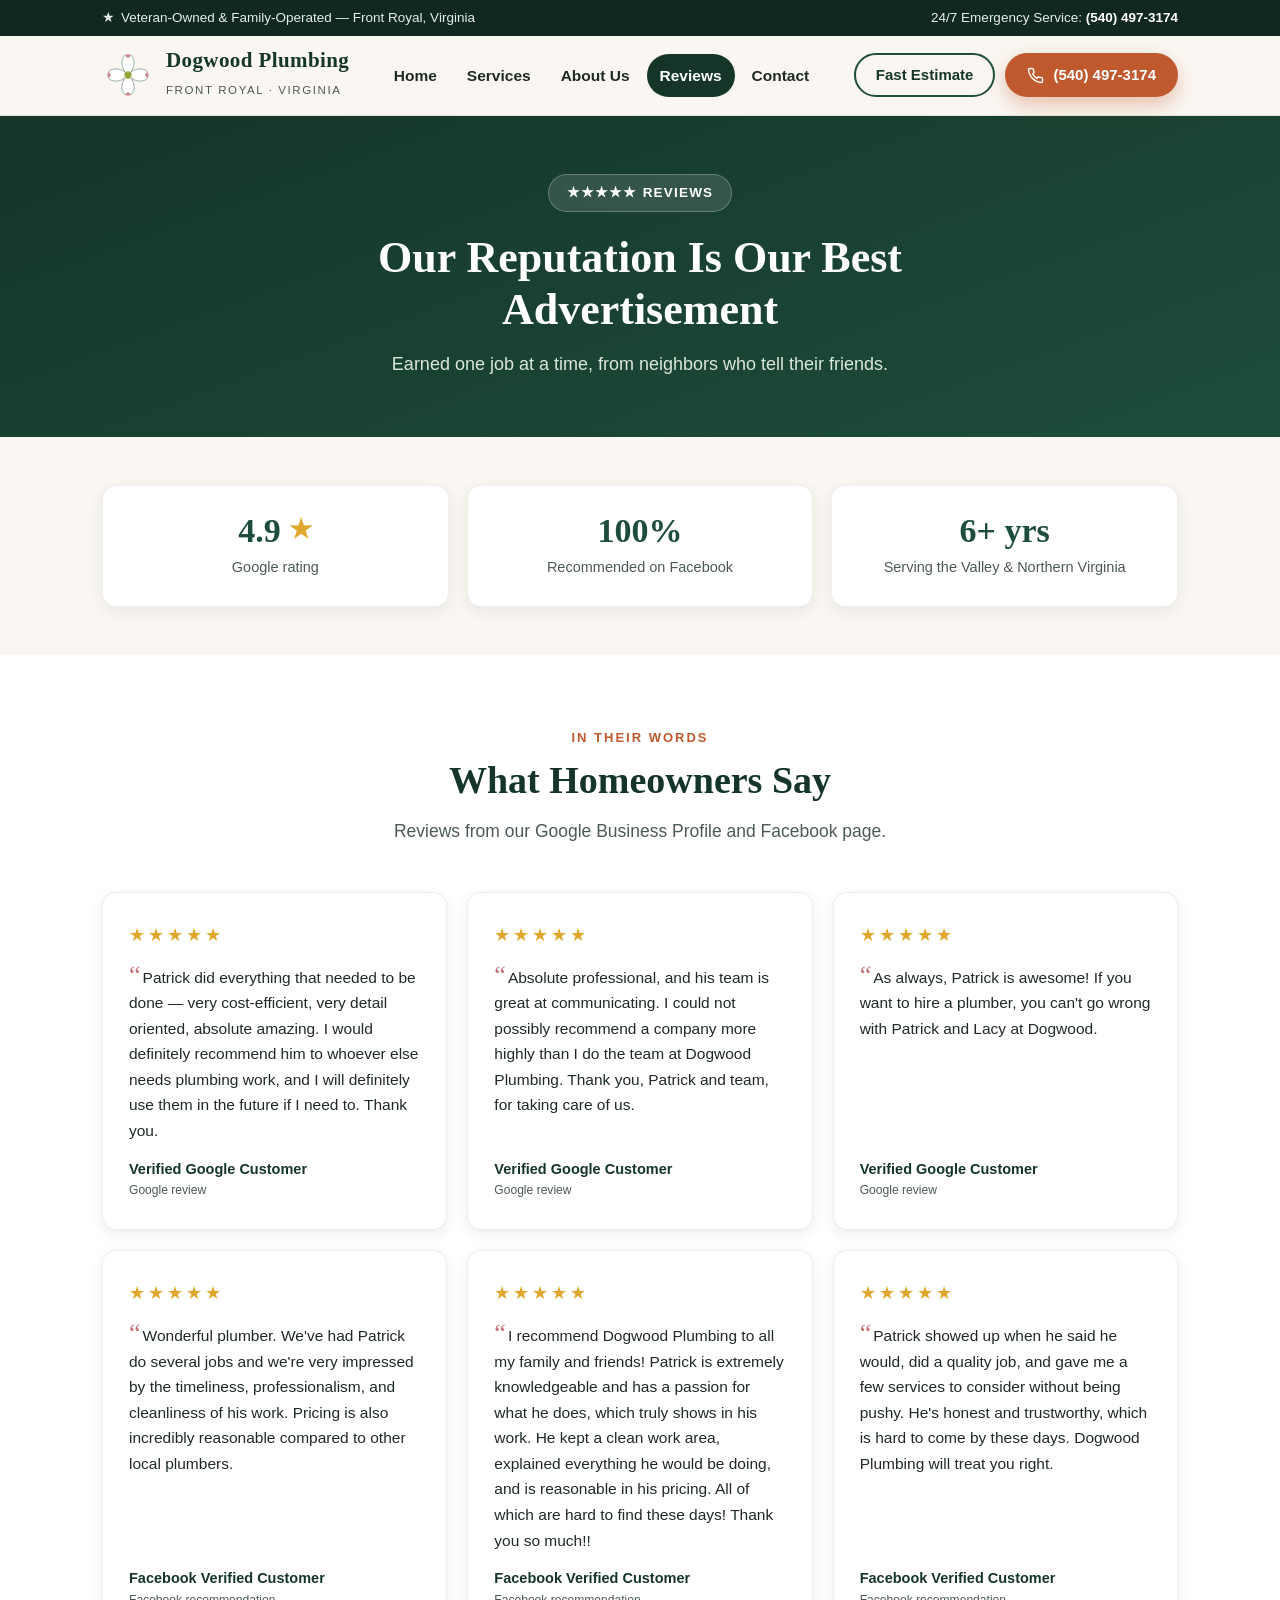
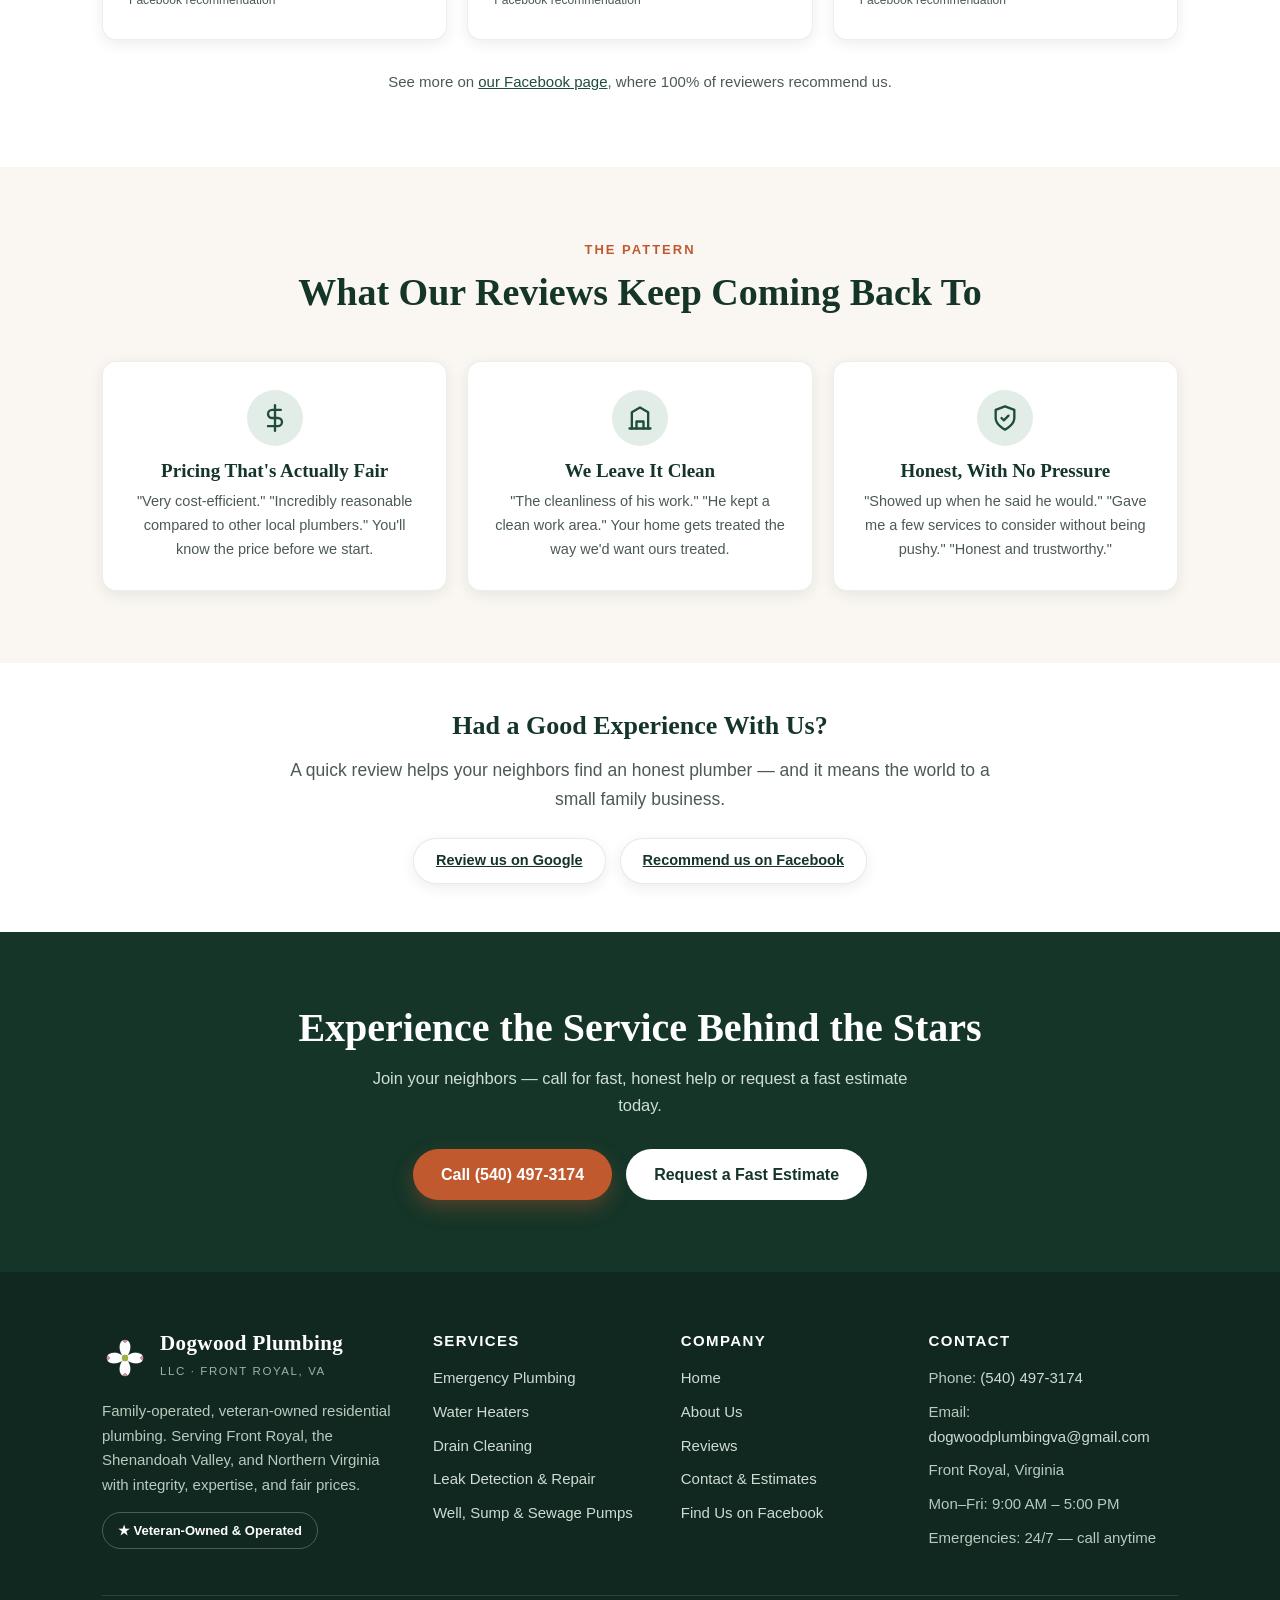
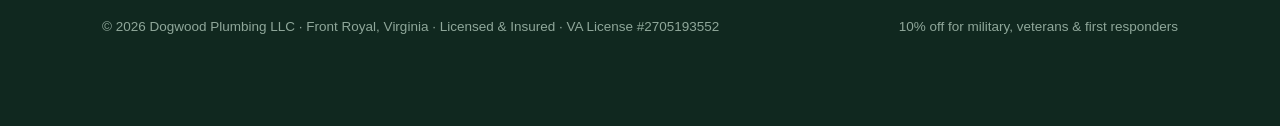
<file: reviews.html>
<!DOCTYPE html>
<html lang="en">
<head>
  <meta charset="UTF-8">
  <meta name="viewport" content="width=device-width, initial-scale=1.0">
  <title>Reviews &amp; Testimonials | Dogwood Plumbing LLC — Front Royal, VA</title>
  <meta name="description" content="Read reviews of Dogwood Plumbing LLC — a veteran-owned, family-operated plumber in Front Royal, VA, rated 4.9 stars on Google and recommended by 100% of reviewers on Facebook.">
  <link rel="icon" type="image/svg+xml" href="images/favicon.svg">
  <link rel="stylesheet" href="css/styles.css">
</head>
<body>
  <a class="skip-link" href="#main">Skip to main content</a>

  <div class="topbar">
    <div class="wrap">
      <span class="left"><span class="flag">&#9733;</span>Veteran-Owned &amp; Family-Operated &mdash; Front Royal, Virginia</span>
      <span>24/7 Emergency Service: <a href="tel:+15404973174">(540) 497-3174</a></span>
    </div>
  </div>

  <header class="site-header">
    <div class="wrap">
      <a class="brand" href="index.html" aria-label="Dogwood Plumbing LLC — home">
        <svg viewBox="0 0 100 100" aria-hidden="true" focusable="false">
          <g stroke="#1e4d3b" stroke-opacity=".55" stroke-width="1.5">
            <path d="M50 50 C38 42 34 20 44 12 L50 17 L56 12 C66 20 62 42 50 50 Z" fill="#ffffff"/>
            <path d="M50 50 C62 58 66 80 56 88 L50 83 L44 88 C34 80 38 58 50 50 Z" fill="#ffffff"/>
            <path d="M50 50 C42 62 20 66 12 56 L17 50 L12 44 C20 34 42 38 50 50 Z" fill="#ffffff"/>
            <path d="M50 50 C58 38 80 34 88 44 L83 50 L88 56 C80 66 58 62 50 50 Z" fill="#ffffff"/>
          </g>
          <path d="M44 12 L50 17 L56 12 C52.5 9.6 47.5 9.6 44 12 Z" fill="#d98a93"/>
          <path d="M56 88 L50 83 L44 88 C47.5 90.4 52.5 90.4 56 88 Z" fill="#d98a93"/>
          <path d="M12 44 L17 50 L12 56 C9.6 52.5 9.6 47.5 12 44 Z" fill="#d98a93"/>
          <path d="M88 44 L83 50 L88 56 C90.4 52.5 90.4 47.5 88 44 Z" fill="#d98a93"/>
          <circle cx="50" cy="50" r="7" fill="#9faf3f"/>
          <circle cx="47" cy="48" r="1.6" fill="#6e7f2a"/>
          <circle cx="53" cy="48" r="1.6" fill="#6e7f2a"/>
          <circle cx="50" cy="53" r="1.6" fill="#6e7f2a"/>
        </svg>
        <span>
          <span class="brand-name">Dogwood Plumbing</span><br>
          <span class="brand-sub">Front Royal &middot; Virginia</span>
        </span>
      </a>
      <nav class="main-nav" id="main-nav" aria-label="Main navigation">
        <a href="index.html">Home</a>
        <a href="services.html">Services</a>
        <a href="about.html">About Us</a>
        <a href="reviews.html" class="active" aria-current="page">Reviews</a>
        <a href="contact.html">Contact</a>
      </nav>
      <div class="header-cta">
        <a class="btn btn-outline" href="contact.html">Fast Estimate</a>
        <a class="btn btn-primary" href="tel:+15404973174">
          <svg width="17" height="17" viewBox="0 0 24 24" fill="none" stroke="currentColor" stroke-width="2" stroke-linecap="round" stroke-linejoin="round" aria-hidden="true"><path d="M22 16.92v3a2 2 0 0 1-2.18 2 19.79 19.79 0 0 1-8.63-3.07 19.5 19.5 0 0 1-6-6 19.79 19.79 0 0 1-3.07-8.67A2 2 0 0 1 4.11 2h3a2 2 0 0 1 2 1.72c.127.96.361 1.903.7 2.81a2 2 0 0 1-.45 2.11L8.09 9.91a16 16 0 0 0 6 6l1.27-1.27a2 2 0 0 1 2.11-.45c.907.339 1.85.573 2.81.7A2 2 0 0 1 22 16.92z"/></svg>
          <span class="btn-label">(540) 497-3174</span>
        </a>
        <button class="nav-toggle" aria-expanded="false" aria-controls="main-nav" aria-label="Toggle navigation menu">
          <svg width="22" height="22" viewBox="0 0 24 24" fill="none" stroke="currentColor" stroke-width="2.4" stroke-linecap="round" aria-hidden="true"><line x1="3" y1="6" x2="21" y2="6"/><line x1="3" y1="12" x2="21" y2="12"/><line x1="3" y1="18" x2="21" y2="18"/></svg>
        </button>
      </div>
    </div>
  </header>

  <main id="main">

    <section class="page-hero" style="padding: 0;">
      <div class="wrap">
        <span class="hero-kicker">&#9733;&#9733;&#9733;&#9733;&#9733; Reviews</span>
        <h1>Our Reputation Is Our Best Advertisement</h1>
        <p>Earned one job at a time, from neighbors who tell their friends.</p>
      </div>
    </section>

    <!-- ==================== RATING SUMMARY ====================
         The 4.9 Google rating was confirmed by the owner.

         Deliberately NO review count here: this is a static site, so any
         number hard-coded into it goes stale the moment the next review
         lands. The star rating moves slowly enough to be safe; a count
         does not. Same reasoning applies to the 100% Facebook figure —
         re-check both periodically, and if the rating ever shifts, update
         it here, on the homepage hero chip, the homepage stat card, the
         homepage badge row, and the About page credentials list.
    -->
    <section class="tight">
      <div class="wrap">
        <div class="stat-grid" style="grid-template-columns: repeat(3, 1fr);">
          <div class="stat">
            <div class="num">4.9 <span class="star">&#9733;</span></div>
            <div class="label">Google rating</div>
          </div>
          <div class="stat">
            <div class="num">100%</div>
            <div class="label">Recommended on Facebook</div>
          </div>
          <div class="stat">
            <div class="num">6+ yrs</div>
            <div class="label">Serving the Valley &amp; Northern Virginia</div>
          </div>
        </div>
      </div>
    </section>

    <!-- ==================== FEATURED REVIEWS ==================== -->
    <section class="bg-white">
      <div class="wrap">
        <div class="section-head">
          <span class="eyebrow">In Their Words</span>
          <h2>What Homeowners Say</h2>
          <p>Reviews from our Google Business Profile and Facebook page.</p>
        </div>
        <div class="review-grid">
          <article class="review-card">
            <div class="stars" aria-label="5 out of 5 stars">&#9733;&#9733;&#9733;&#9733;&#9733;</div>
            <blockquote>Patrick did everything that needed to be done &mdash; very cost-efficient, very detail oriented, absolute amazing. I would definitely recommend him to whoever else needs plumbing work, and I will definitely use them in the future if I need to. Thank you.</blockquote>
            <cite>Verified Google Customer<small>Google review</small></cite>
          </article>
          <article class="review-card">
            <div class="stars" aria-label="5 out of 5 stars">&#9733;&#9733;&#9733;&#9733;&#9733;</div>
            <blockquote>Absolute professional, and his team is great at communicating. I could not possibly recommend a company more highly than I do the team at Dogwood Plumbing. Thank you, Patrick and team, for taking care of us.</blockquote>
            <cite>Verified Google Customer<small>Google review</small></cite>
          </article>
          <article class="review-card">
            <div class="stars" aria-label="5 out of 5 stars">&#9733;&#9733;&#9733;&#9733;&#9733;</div>
            <blockquote>As always, Patrick is awesome! If you want to hire a plumber, you can't go wrong with Patrick and Lacy at Dogwood.</blockquote>
            <cite>Verified Google Customer<small>Google review</small></cite>
          </article>
          <article class="review-card">
            <div class="stars" aria-label="5 out of 5 stars">&#9733;&#9733;&#9733;&#9733;&#9733;</div>
            <blockquote>Wonderful plumber. We've had Patrick do several jobs and we're very impressed by the timeliness, professionalism, and cleanliness of his work. Pricing is also incredibly reasonable compared to other local plumbers.</blockquote>
            <cite>Facebook Verified Customer<small>Facebook recommendation</small></cite>
          </article>
          <article class="review-card">
            <div class="stars" aria-label="5 out of 5 stars">&#9733;&#9733;&#9733;&#9733;&#9733;</div>
            <blockquote>I recommend Dogwood Plumbing to all my family and friends! Patrick is extremely knowledgeable and has a passion for what he does, which truly shows in his work. He kept a clean work area, explained everything he would be doing, and is reasonable in his pricing. All of which are hard to find these days! Thank you so much!!</blockquote>
            <cite>Facebook Verified Customer<small>Facebook recommendation</small></cite>
          </article>
          <article class="review-card">
            <div class="stars" aria-label="5 out of 5 stars">&#9733;&#9733;&#9733;&#9733;&#9733;</div>
            <blockquote>Patrick showed up when he said he would, did a quality job, and gave me a few services to consider without being pushy. He's honest and trustworthy, which is hard to come by these days. Dogwood Plumbing will treat you right.</blockquote>
            <cite>Facebook Verified Customer<small>Facebook recommendation</small></cite>
          </article>
        </div>
        <p style="text-align:center; margin-top: 30px; color: var(--ink-soft); font-size: 15px;">
          See more on <a href="https://www.facebook.com/Dogwoodplumbingllc" target="_blank" rel="noopener">our Facebook page</a>, where 100% of reviewers recommend us.
        </p>
      </div>
    </section>

    <!-- ==================== WHAT THEY PRAISE ==================== -->
    <section>
      <div class="wrap">
        <div class="section-head">
          <span class="eyebrow">The Pattern</span>
          <h2>What Our Reviews Keep Coming Back To</h2>
        </div>
        <div class="card-grid cols-3">
          <div class="value-card">
            <span class="icon"><svg viewBox="0 0 24 24" fill="none" stroke="currentColor" stroke-width="2" stroke-linecap="round" stroke-linejoin="round" aria-hidden="true"><line x1="12" y1="1" x2="12" y2="23"/><path d="M17 5H9.5a3.5 3.5 0 0 0 0 7h5a3.5 3.5 0 0 1 0 7H6"/></svg></span>
            <h3>Pricing That's Actually Fair</h3>
            <p>"Very cost-efficient." "Incredibly reasonable compared to other local plumbers." You'll know the price before we start.</p>
          </div>
          <div class="value-card">
            <span class="icon"><svg viewBox="0 0 24 24" fill="none" stroke="currentColor" stroke-width="2" stroke-linecap="round" stroke-linejoin="round" aria-hidden="true"><path d="M3 21h18"/><path d="M5 21V7l7-4 7 4v14"/><path d="M9 21v-6h6v6"/></svg></span>
            <h3>We Leave It Clean</h3>
            <p>"The cleanliness of his work." "He kept a clean work area." Your home gets treated the way we'd want ours treated.</p>
          </div>
          <div class="value-card">
            <span class="icon"><svg viewBox="0 0 24 24" fill="none" stroke="currentColor" stroke-width="2" stroke-linecap="round" stroke-linejoin="round" aria-hidden="true"><path d="M12 22s8-4 8-10V5l-8-3-8 3v7c0 6 8 10 8 10z"/><path d="m9 12 2 2 4-4"/></svg></span>
            <h3>Honest, With No Pressure</h3>
            <p>"Showed up when he said he would." "Gave me a few services to consider without being pushy." "Honest and trustworthy."</p>
          </div>
        </div>
      </div>
    </section>

    <!-- ==================== LEAVE A REVIEW ==================== -->
    <section class="bg-white tight">
      <div class="wrap">
        <div class="section-head" style="margin-bottom: 24px;">
          <h2 style="font-size: 26px;">Had a Good Experience With Us?</h2>
          <p>A quick review helps your neighbors find an honest plumber &mdash; and it means the world to a small family business.</p>
        </div>
        <!--
          This is a clean Google search link with no session tokens, so it
          will keep working indefinitely. It lands on the business profile,
          where visitors can read reviews or click "Write a review."

          OPTIONAL UPGRADE: for a true one-click review form, get the short
          link from the Google Business Profile dashboard (Ask for reviews →
          copy link). It looks like https://g.page/r/XXXXXXXX/review and can
          replace the href below. Do NOT paste a link copied out of the
          browser address bar after a search — those carry session tokens
          that expire.
        -->
        <div class="badge-row" style="margin-top: 0;">
          <a class="badge" href="https://www.google.com/search?q=Dogwood+Plumbing+LLC+Front+Royal+VA" target="_blank" rel="noopener">Review us on Google</a>
          <a class="badge" href="https://www.facebook.com/Dogwoodplumbingllc" target="_blank" rel="noopener">Recommend us on Facebook</a>
        </div>
      </div>
    </section>

    <!-- ==================== CTA ==================== -->
    <section class="bg-green cta-band">
      <div class="wrap">
        <h2>Experience the Service Behind the Stars</h2>
        <p>Join your neighbors &mdash; call for fast, honest help or request a fast estimate today.</p>
        <div class="hero-ctas">
          <a class="btn btn-primary" href="tel:+15404973174">Call (540) 497-3174</a>
          <a class="btn btn-light" href="contact.html">Request a Fast Estimate</a>
        </div>
      </div>
    </section>

  </main>

  <footer class="site-footer">
    <div class="wrap">
      <div class="footer-grid">
        <div>
          <div class="footer-brand">
            <svg viewBox="0 0 100 100" aria-hidden="true" focusable="false">
              <g stroke="#ffffff" stroke-opacity=".2" stroke-width="1.5">
                <path d="M50 50 C38 42 34 20 44 12 L50 17 L56 12 C66 20 62 42 50 50 Z" fill="#ffffff"/>
                <path d="M50 50 C62 58 66 80 56 88 L50 83 L44 88 C34 80 38 58 50 50 Z" fill="#ffffff"/>
                <path d="M50 50 C42 62 20 66 12 56 L17 50 L12 44 C20 34 42 38 50 50 Z" fill="#ffffff"/>
                <path d="M50 50 C58 38 80 34 88 44 L83 50 L88 56 C80 66 58 62 50 50 Z" fill="#ffffff"/>
              </g>
              <path d="M44 12 L50 17 L56 12 C52.5 9.6 47.5 9.6 44 12 Z" fill="#d98a93"/>
              <path d="M56 88 L50 83 L44 88 C47.5 90.4 52.5 90.4 56 88 Z" fill="#d98a93"/>
              <path d="M12 44 L17 50 L12 56 C9.6 52.5 9.6 47.5 12 44 Z" fill="#d98a93"/>
              <path d="M88 44 L83 50 L88 56 C90.4 52.5 90.4 47.5 88 44 Z" fill="#d98a93"/>
              <circle cx="50" cy="50" r="7" fill="#9faf3f"/>
            </svg>
            <span>
              <span class="brand-name">Dogwood Plumbing</span><br>
              <span class="brand-sub">LLC &middot; Front Royal, VA</span>
            </span>
          </div>
          <p>Family-operated, veteran-owned residential plumbing. Serving Front Royal, the Shenandoah Valley, and Northern Virginia with integrity, expertise, and fair prices.</p>
          <span class="footer-vet">&#9733; Veteran-Owned &amp; Operated</span>
        </div>
        <div>
          <h4>Services</h4>
          <ul>
            <li><a href="services.html#emergency">Emergency Plumbing</a></li>
            <li><a href="services.html#water-heaters">Water Heaters</a></li>
            <li><a href="services.html#drain-cleaning">Drain Cleaning</a></li>
            <li><a href="services.html#leak-repair">Leak Detection &amp; Repair</a></li>
            <li><a href="services.html#pumps">Well, Sump &amp; Sewage Pumps</a></li>
          </ul>
        </div>
        <div>
          <h4>Company</h4>
          <ul>
            <li><a href="index.html">Home</a></li>
            <li><a href="about.html">About Us</a></li>
            <li><a href="reviews.html">Reviews</a></li>
            <li><a href="contact.html">Contact &amp; Estimates</a></li>
            <li><a href="https://www.facebook.com/Dogwoodplumbingllc" target="_blank" rel="noopener">Find Us on Facebook</a></li>
          </ul>
        </div>
        <div>
          <h4>Contact</h4>
          <ul>
            <li>Phone: <a href="tel:+15404973174">(540) 497-3174</a></li>
            <li>Email: <a href="mailto:dogwoodplumbingva@gmail.com">dogwoodplumbingva@gmail.com</a></li>
            <li>Front Royal, Virginia</li>
            <li>Mon&ndash;Fri: 9:00 AM &ndash; 5:00 PM</li>
            <li>Emergencies: 24/7 &mdash; call anytime</li>
          </ul>
        </div>
      </div>
      <div class="footer-bottom">
        <span>&copy; <span data-year>2026</span> Dogwood Plumbing LLC &middot; Front Royal, Virginia &middot; Licensed &amp; Insured &middot; VA License #2705193552</span>
        <span>10% off for military, veterans &amp; first responders</span>
      </div>
    </div>
  </footer>

  <div class="mobile-callbar">
    <a class="call" href="tel:+15404973174">Call (540) 497-3174</a>
    <a class="quote" href="contact.html">Fast Estimate</a>
  </div>

  <script src="js/main.js"></script>
</body>
</html>
</file>
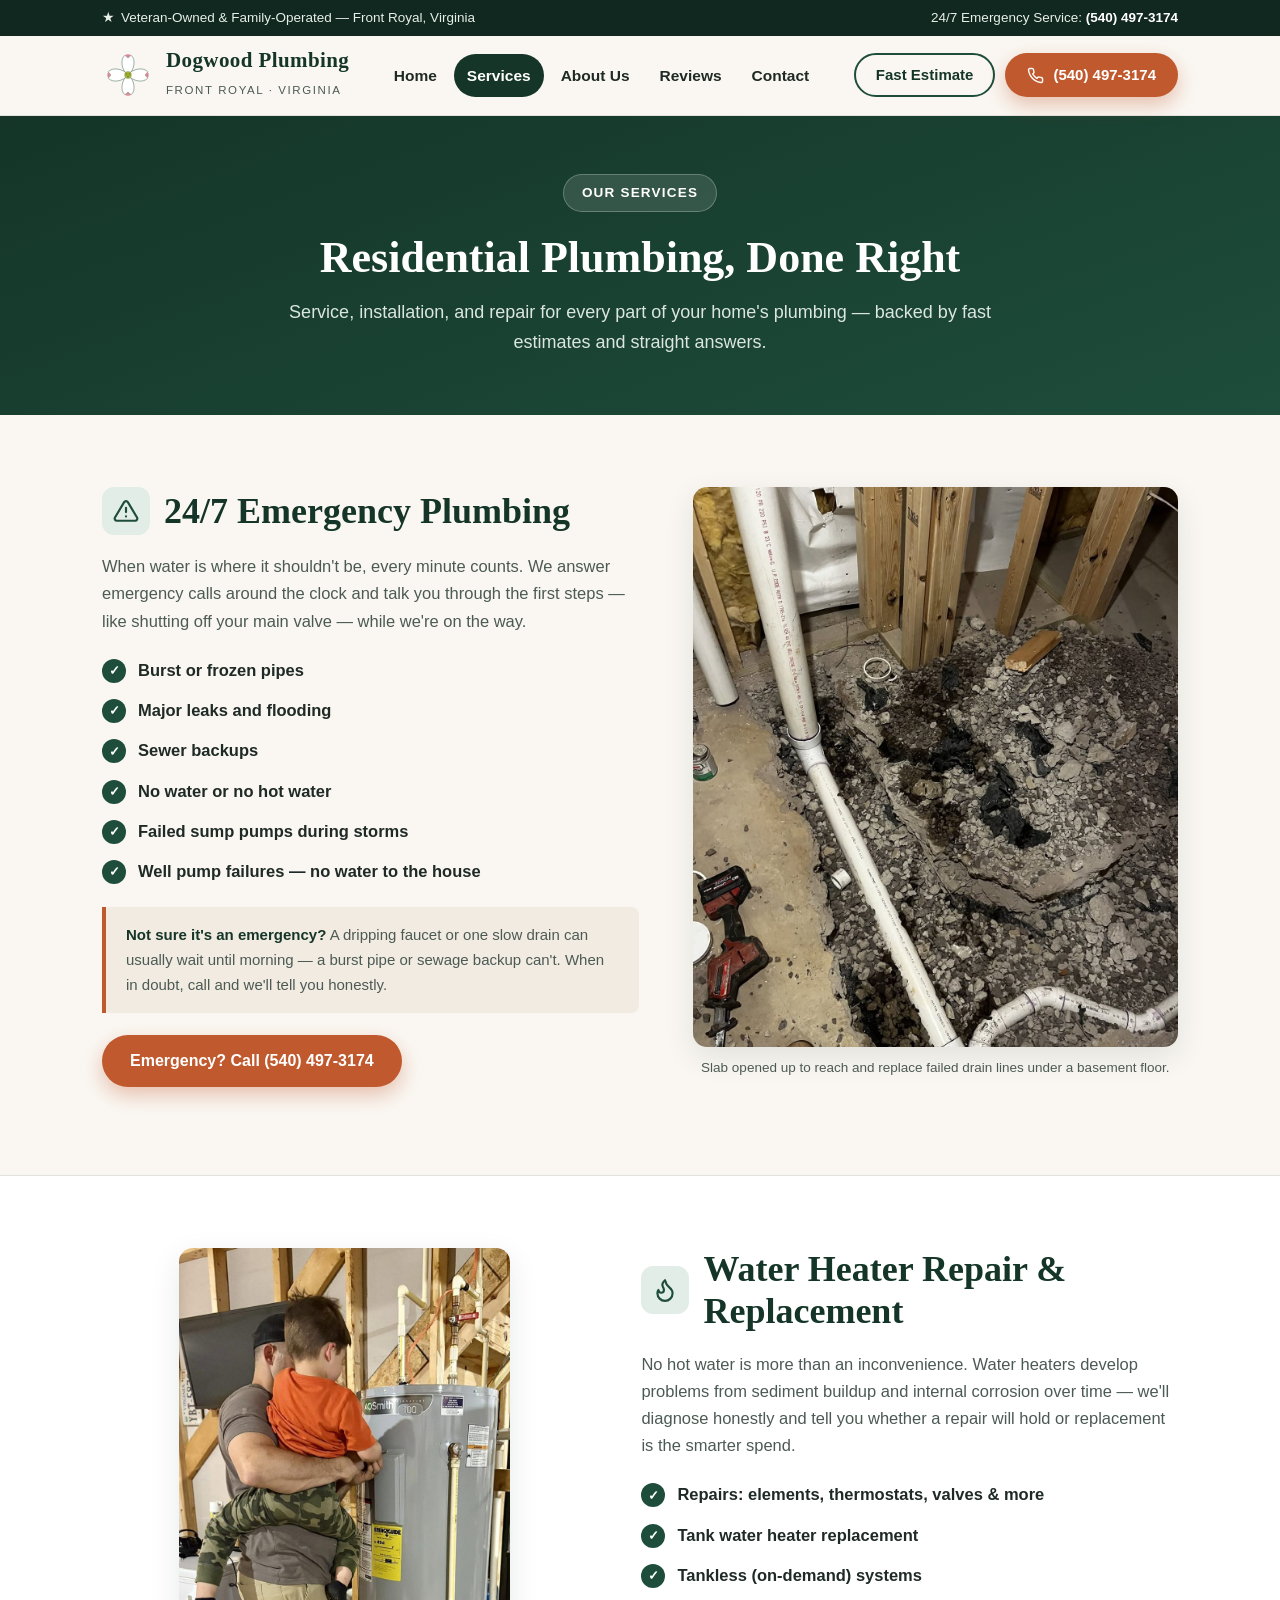
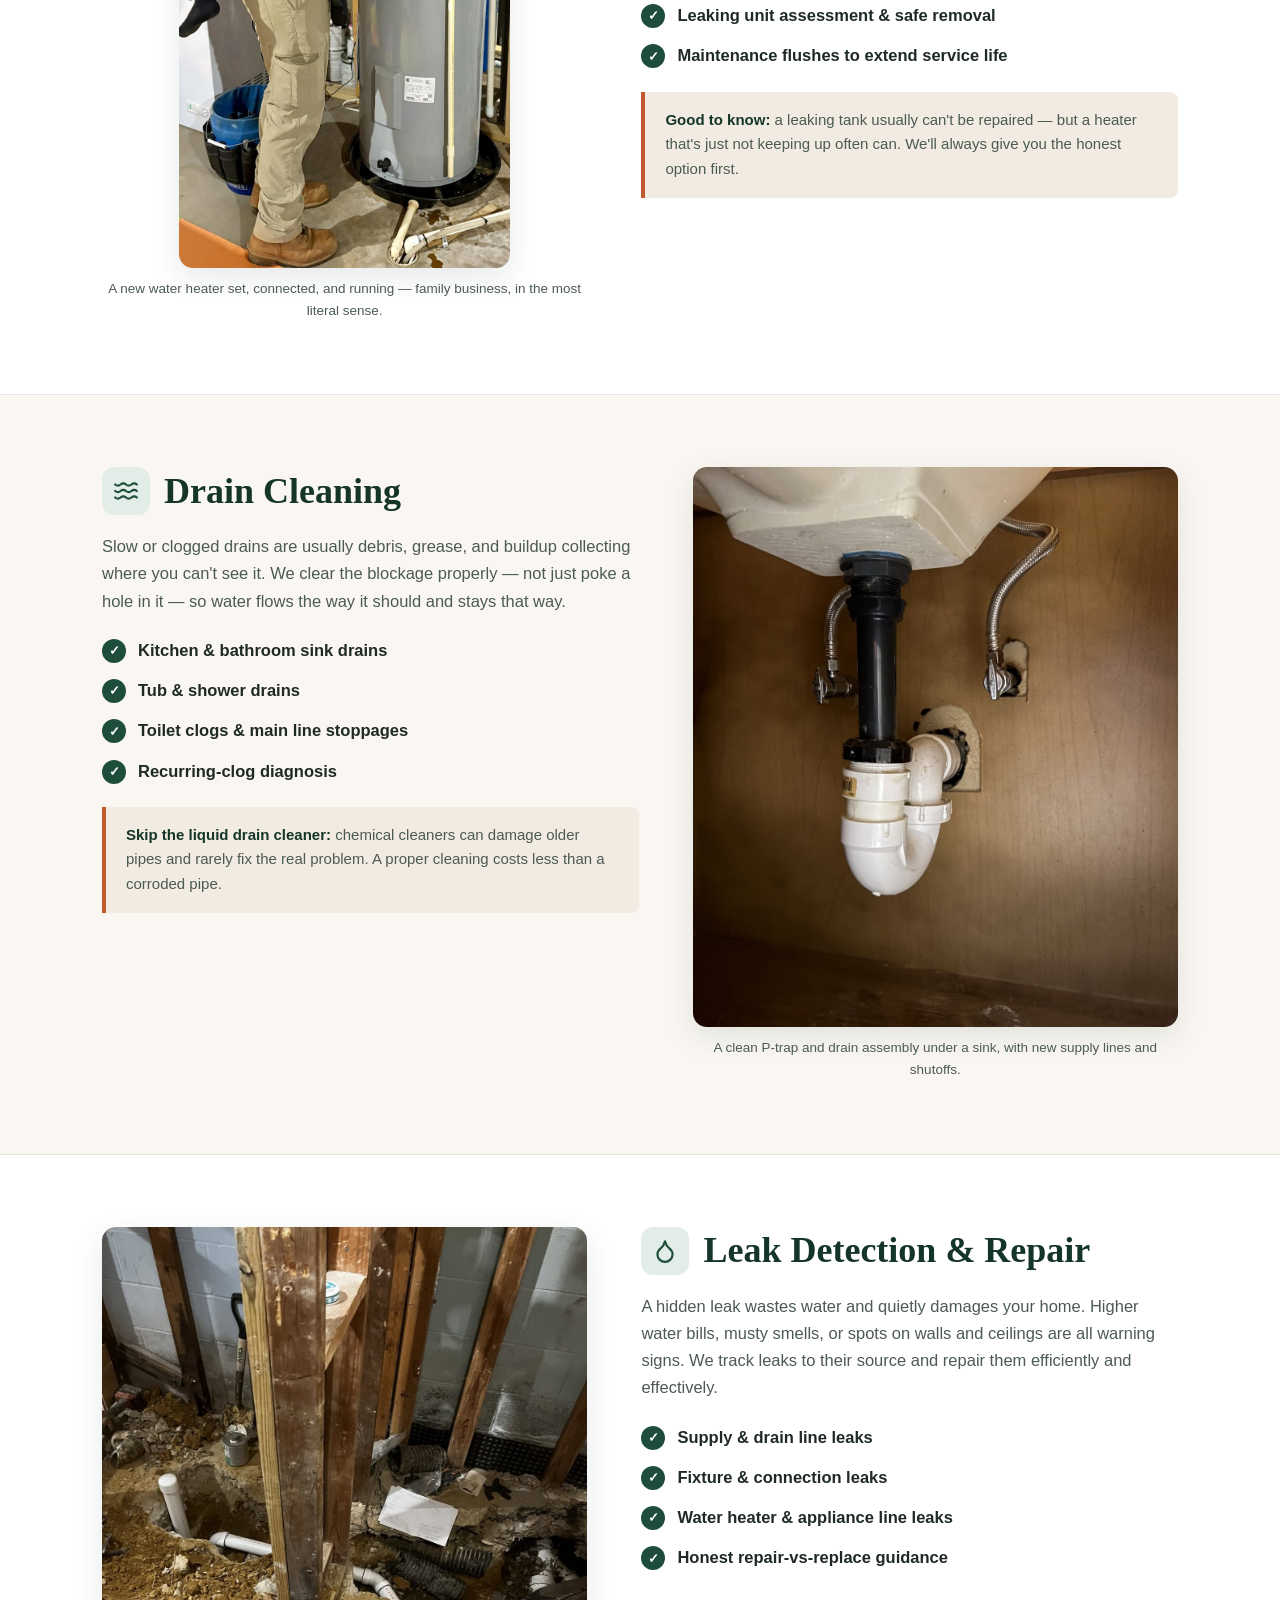
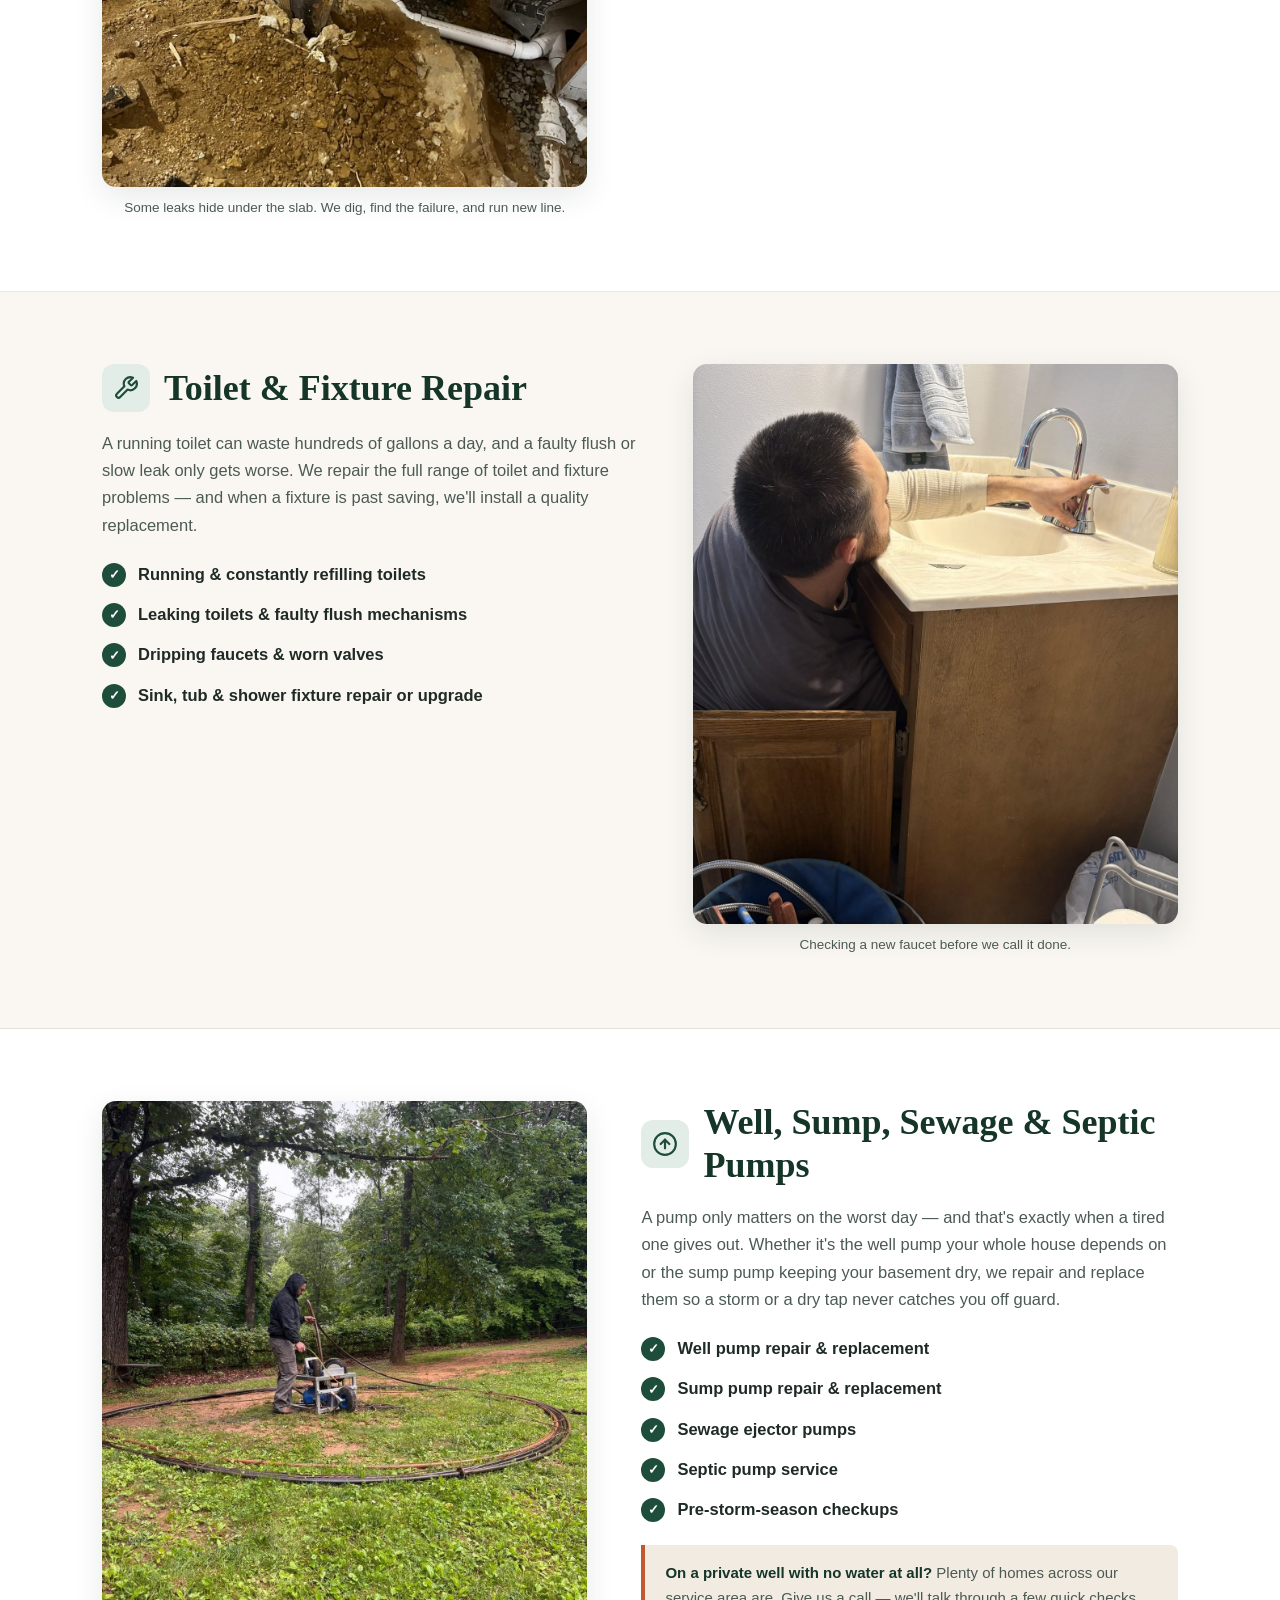
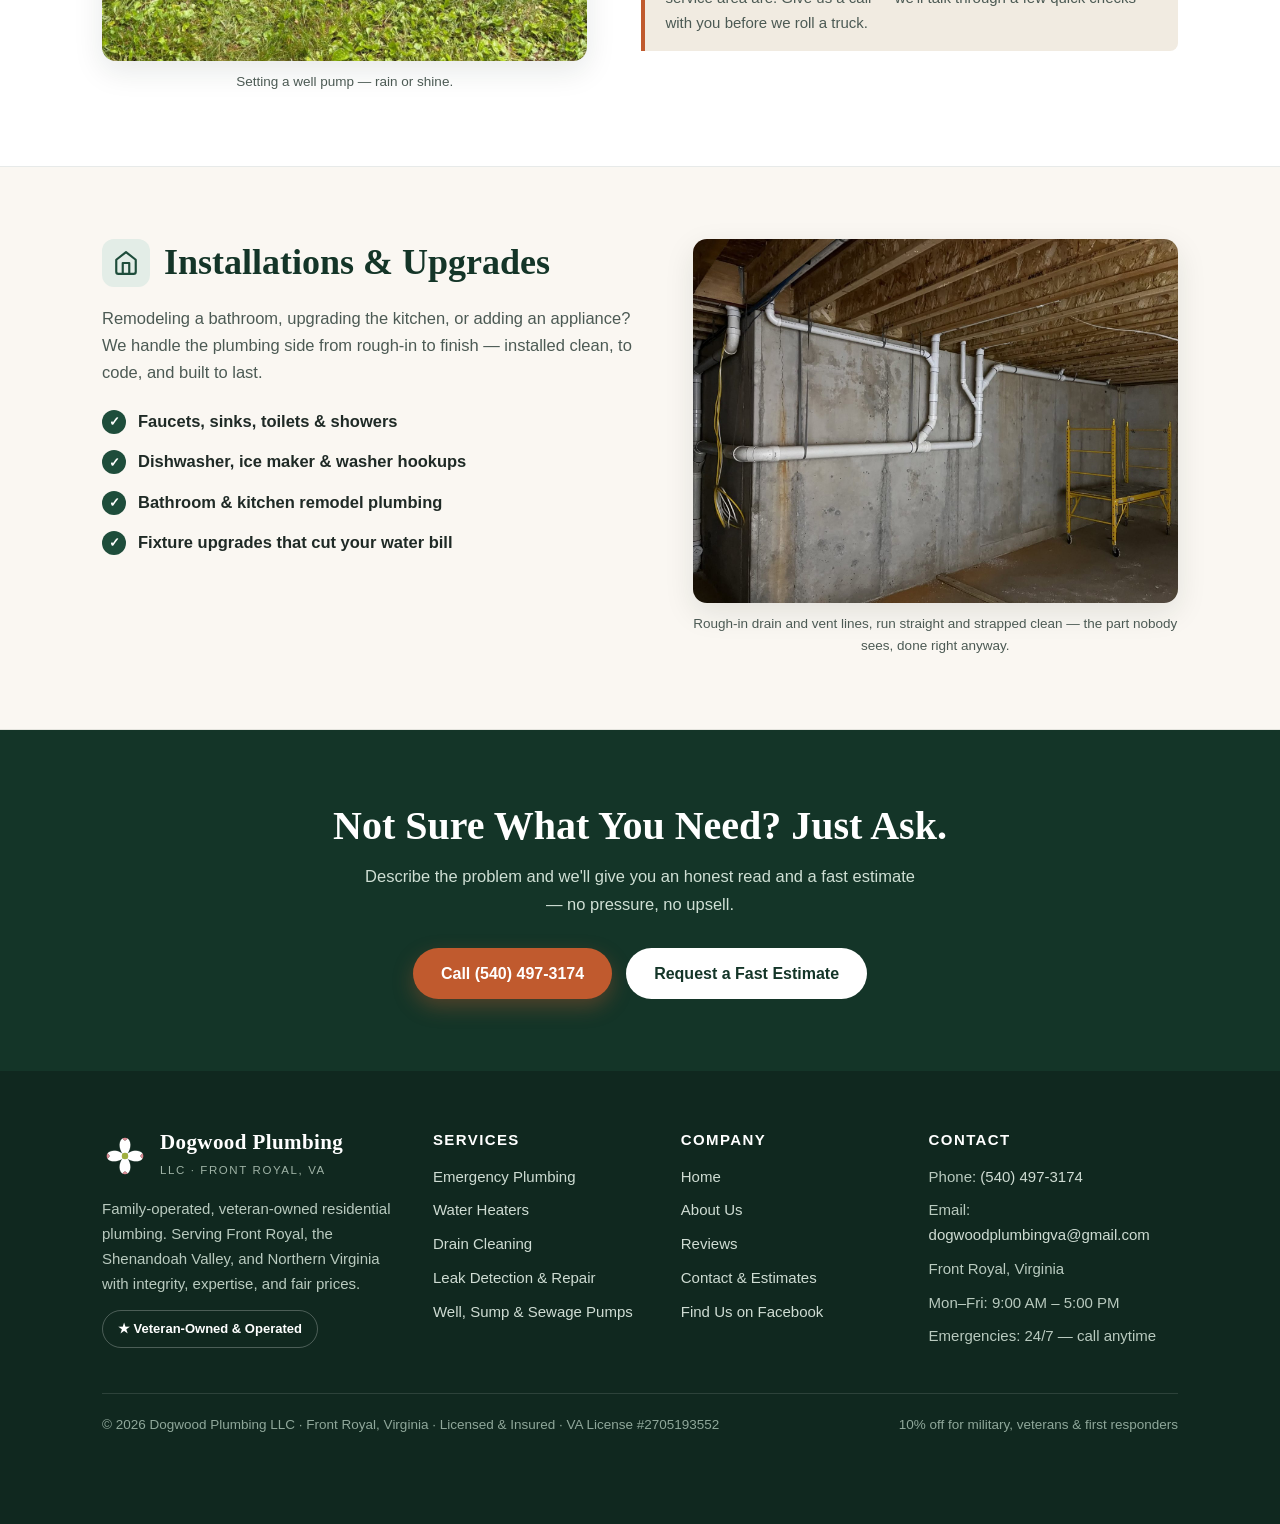
<file: services.html>
<!DOCTYPE html>
<html lang="en">
<head>
  <meta charset="UTF-8">
  <meta name="viewport" content="width=device-width, initial-scale=1.0">
  <title>Plumbing Services in Front Royal, VA | Dogwood Plumbing LLC</title>
  <meta name="description" content="Water heater repair &amp; replacement, drain cleaning, leak repair, well &amp; sump pumps, 24/7 emergency plumbing in Front Royal, Winchester, Warrenton, Manassas &amp; Northern Virginia. Fast estimates from Dogwood Plumbing — (540) 497-3174.">
  <link rel="icon" type="image/svg+xml" href="images/favicon.svg">
  <link rel="stylesheet" href="css/styles.css">
</head>
<body>
  <a class="skip-link" href="#main">Skip to main content</a>

  <div class="topbar">
    <div class="wrap">
      <span class="left"><span class="flag">&#9733;</span>Veteran-Owned &amp; Family-Operated &mdash; Front Royal, Virginia</span>
      <span>24/7 Emergency Service: <a href="tel:+15404973174">(540) 497-3174</a></span>
    </div>
  </div>

  <header class="site-header">
    <div class="wrap">
      <a class="brand" href="index.html" aria-label="Dogwood Plumbing LLC — home">
        <svg viewBox="0 0 100 100" aria-hidden="true" focusable="false">
          <g stroke="#1e4d3b" stroke-opacity=".55" stroke-width="1.5">
            <path d="M50 50 C38 42 34 20 44 12 L50 17 L56 12 C66 20 62 42 50 50 Z" fill="#ffffff"/>
            <path d="M50 50 C62 58 66 80 56 88 L50 83 L44 88 C34 80 38 58 50 50 Z" fill="#ffffff"/>
            <path d="M50 50 C42 62 20 66 12 56 L17 50 L12 44 C20 34 42 38 50 50 Z" fill="#ffffff"/>
            <path d="M50 50 C58 38 80 34 88 44 L83 50 L88 56 C80 66 58 62 50 50 Z" fill="#ffffff"/>
          </g>
          <path d="M44 12 L50 17 L56 12 C52.5 9.6 47.5 9.6 44 12 Z" fill="#d98a93"/>
          <path d="M56 88 L50 83 L44 88 C47.5 90.4 52.5 90.4 56 88 Z" fill="#d98a93"/>
          <path d="M12 44 L17 50 L12 56 C9.6 52.5 9.6 47.5 12 44 Z" fill="#d98a93"/>
          <path d="M88 44 L83 50 L88 56 C90.4 52.5 90.4 47.5 88 44 Z" fill="#d98a93"/>
          <circle cx="50" cy="50" r="7" fill="#9faf3f"/>
          <circle cx="47" cy="48" r="1.6" fill="#6e7f2a"/>
          <circle cx="53" cy="48" r="1.6" fill="#6e7f2a"/>
          <circle cx="50" cy="53" r="1.6" fill="#6e7f2a"/>
        </svg>
        <span>
          <span class="brand-name">Dogwood Plumbing</span><br>
          <span class="brand-sub">Front Royal &middot; Virginia</span>
        </span>
      </a>
      <nav class="main-nav" id="main-nav" aria-label="Main navigation">
        <a href="index.html">Home</a>
        <a href="services.html" class="active" aria-current="page">Services</a>
        <a href="about.html">About Us</a>
        <a href="reviews.html">Reviews</a>
        <a href="contact.html">Contact</a>
      </nav>
      <div class="header-cta">
        <a class="btn btn-outline" href="contact.html">Fast Estimate</a>
        <a class="btn btn-primary" href="tel:+15404973174">
          <svg width="17" height="17" viewBox="0 0 24 24" fill="none" stroke="currentColor" stroke-width="2" stroke-linecap="round" stroke-linejoin="round" aria-hidden="true"><path d="M22 16.92v3a2 2 0 0 1-2.18 2 19.79 19.79 0 0 1-8.63-3.07 19.5 19.5 0 0 1-6-6 19.79 19.79 0 0 1-3.07-8.67A2 2 0 0 1 4.11 2h3a2 2 0 0 1 2 1.72c.127.96.361 1.903.7 2.81a2 2 0 0 1-.45 2.11L8.09 9.91a16 16 0 0 0 6 6l1.27-1.27a2 2 0 0 1 2.11-.45c.907.339 1.85.573 2.81.7A2 2 0 0 1 22 16.92z"/></svg>
          <span class="btn-label">(540) 497-3174</span>
        </a>
        <button class="nav-toggle" aria-expanded="false" aria-controls="main-nav" aria-label="Toggle navigation menu">
          <svg width="22" height="22" viewBox="0 0 24 24" fill="none" stroke="currentColor" stroke-width="2.4" stroke-linecap="round" aria-hidden="true"><line x1="3" y1="6" x2="21" y2="6"/><line x1="3" y1="12" x2="21" y2="12"/><line x1="3" y1="18" x2="21" y2="18"/></svg>
        </button>
      </div>
    </div>
  </header>

  <main id="main">

    <section class="page-hero" style="padding: 0;">
      <div class="wrap">
        <span class="hero-kicker">Our Services</span>
        <h1>Residential Plumbing, Done Right</h1>
        <p>Service, installation, and repair for every part of your home's plumbing &mdash; backed by fast estimates and straight answers.</p>
      </div>
    </section>

    <!-- ==================== EMERGENCY ==================== -->
    <section class="svc-detail" id="emergency">
      <div class="wrap">
        <div class="split">
          <div>
            <h2><span class="icon"><svg viewBox="0 0 24 24" fill="none" stroke="currentColor" stroke-width="2" stroke-linecap="round" stroke-linejoin="round" aria-hidden="true"><path d="M10.29 3.86 1.82 18a2 2 0 0 0 1.71 3h16.94a2 2 0 0 0 1.71-3L13.71 3.86a2 2 0 0 0-3.42 0z"/><line x1="12" y1="9" x2="12" y2="13"/><line x1="12" y1="17" x2="12.01" y2="17"/></svg></span>24/7 Emergency Plumbing</h2>
            <p>When water is where it shouldn't be, every minute counts. We answer emergency calls around the clock and talk you through the first steps &mdash; like shutting off your main valve &mdash; while we're on the way.</p>
            <ul class="check-list">
              <li><span class="tick">&#10003;</span>Burst or frozen pipes</li>
              <li><span class="tick">&#10003;</span>Major leaks and flooding</li>
              <li><span class="tick">&#10003;</span>Sewer backups</li>
              <li><span class="tick">&#10003;</span>No water or no hot water</li>
              <li><span class="tick">&#10003;</span>Failed sump pumps during storms</li>
              <li><span class="tick">&#10003;</span>Well pump failures &mdash; no water to the house</li>
            </ul>
            <div class="mini-callout"><strong>Not sure it's an emergency?</strong> A dripping faucet or one slow drain can usually wait until morning &mdash; a burst pipe or sewage backup can't. When in doubt, call and we'll tell you honestly.</div>
            <p style="margin-top: 22px;"><a class="btn btn-primary" href="tel:+15404973174">Emergency? Call (540) 497-3174</a></p>
          </div>
          <figure class="job-figure">
            <img class="job-photo tall" src="images/emergency-repair.jpg" alt="Concrete basement slab opened up to expose and replace failed drain lines, with new PVC pipe run through the trench">
            <figcaption>Slab opened up to reach and replace failed drain lines under a basement floor.</figcaption>
          </figure>
        </div>
      </div>
    </section>

    <!-- ==================== WATER HEATERS ==================== -->
    <section class="svc-detail bg-white" id="water-heaters">
      <div class="wrap">
        <div class="split reverse">
          <figure class="job-figure">
            <img class="job-photo whole" src="images/water-heater.jpg" alt="A newly installed A.O. Smith water heater with new copper and PEX connections and a drain pan, with the plumber standing alongside holding his young son">
            <figcaption>A new water heater set, connected, and running &mdash; family business, in the most literal sense.</figcaption>
          </figure>
          <div>
            <h2><span class="icon"><svg viewBox="0 0 24 24" fill="none" stroke="currentColor" stroke-width="2" stroke-linecap="round" stroke-linejoin="round" aria-hidden="true"><path d="M8.5 14.5A2.5 2.5 0 0 0 11 12c0-1.38-.5-2-1-3-1.072-2.143-.224-4.054 2-6 .5 2.5 2 4.9 4 6.5 2 1.6 3 3.5 3 5.5a7 7 0 1 1-14 0c0-1.153.433-2.294 1-3a2.5 2.5 0 0 0 2.5 2.5z"/></svg></span>Water Heater Repair &amp; Replacement</h2>
            <p>No hot water is more than an inconvenience. Water heaters develop problems from sediment buildup and internal corrosion over time &mdash; we'll diagnose honestly and tell you whether a repair will hold or replacement is the smarter spend.</p>
            <ul class="check-list">
              <li><span class="tick">&#10003;</span>Repairs: elements, thermostats, valves &amp; more</li>
              <li><span class="tick">&#10003;</span>Tank water heater replacement</li>
              <li><span class="tick">&#10003;</span>Tankless (on-demand) systems</li>
              <li><span class="tick">&#10003;</span>Leaking unit assessment &amp; safe removal</li>
              <li><span class="tick">&#10003;</span>Maintenance flushes to extend service life</li>
            </ul>
            <div class="mini-callout"><strong>Good to know:</strong> a leaking tank usually can't be repaired &mdash; but a heater that's just not keeping up often can. We'll always give you the honest option first.</div>
          </div>
        </div>
      </div>
    </section>

    <!-- ==================== DRAIN CLEANING ==================== -->
    <section class="svc-detail" id="drain-cleaning">
      <div class="wrap">
        <div class="split">
          <div>
            <h2><span class="icon"><svg viewBox="0 0 24 24" fill="none" stroke="currentColor" stroke-width="2" stroke-linecap="round" stroke-linejoin="round" aria-hidden="true"><path d="M2 6c.6.5 1.2 1 2.5 1C7 7 7 5 9.5 5c2.6 0 2.4 2 5 2 2.5 0 2.5-2 5-2 1.3 0 1.9.5 2.5 1"/><path d="M2 12c.6.5 1.2 1 2.5 1 2.5 0 2.5-2 5-2 2.6 0 2.4 2 5 2 2.5 0 2.5-2 5-2 1.3 0 1.9.5 2.5 1"/><path d="M2 18c.6.5 1.2 1 2.5 1 2.5 0 2.5-2 5-2 2.6 0 2.4 2 5 2 2.5 0 2.5-2 5-2 1.3 0 1.9.5 2.5 1"/></svg></span>Drain Cleaning</h2>
            <p>Slow or clogged drains are usually debris, grease, and buildup collecting where you can't see it. We clear the blockage properly &mdash; not just poke a hole in it &mdash; so water flows the way it should and stays that way.</p>
            <ul class="check-list">
              <li><span class="tick">&#10003;</span>Kitchen &amp; bathroom sink drains</li>
              <li><span class="tick">&#10003;</span>Tub &amp; shower drains</li>
              <li><span class="tick">&#10003;</span>Toilet clogs &amp; main line stoppages</li>
              <li><span class="tick">&#10003;</span>Recurring-clog diagnosis</li>
            </ul>
            <div class="mini-callout"><strong>Skip the liquid drain cleaner:</strong> chemical cleaners can damage older pipes and rarely fix the real problem. A proper cleaning costs less than a corroded pipe.</div>
          </div>
          <figure class="job-figure">
            <img class="job-photo tall" src="images/drain-work.jpg" alt="Freshly installed P-trap and drain assembly under a bathroom sink, with new braided supply lines and shutoff valves">
            <figcaption>A clean P-trap and drain assembly under a sink, with new supply lines and shutoffs.</figcaption>
          </figure>
        </div>
      </div>
    </section>

    <!-- ==================== LEAK DETECTION ==================== -->
    <section class="svc-detail bg-white" id="leak-repair">
      <div class="wrap">
        <div class="split reverse">
          <figure class="job-figure">
            <img class="job-photo tall" src="images/leak-repair.jpg" alt="Basement floor excavated down to soil to reach failed underground lines, with new PVC drain pipe run through the trench and a temporary support post in place">
            <figcaption>Some leaks hide under the slab. We dig, find the failure, and run new line.</figcaption>
          </figure>
          <div>
            <h2><span class="icon"><svg viewBox="0 0 24 24" fill="none" stroke="currentColor" stroke-width="2" stroke-linecap="round" stroke-linejoin="round" aria-hidden="true"><path d="M12 22a7 7 0 0 0 7-7c0-2-1-3.9-3-5.5s-3.5-4-4-6.5c-.5 2.5-2 4.9-4 6.5C6 11.1 5 13 5 15a7 7 0 0 0 7 7z"/></svg></span>Leak Detection &amp; Repair</h2>
            <p>A hidden leak wastes water and quietly damages your home. Higher water bills, musty smells, or spots on walls and ceilings are all warning signs. We track leaks to their source and repair them efficiently and effectively.</p>
            <ul class="check-list">
              <li><span class="tick">&#10003;</span>Supply &amp; drain line leaks</li>
              <li><span class="tick">&#10003;</span>Fixture &amp; connection leaks</li>
              <li><span class="tick">&#10003;</span>Water heater &amp; appliance line leaks</li>
              <li><span class="tick">&#10003;</span>Honest repair-vs-replace guidance</li>
            </ul>
          </div>
        </div>
      </div>
    </section>

    <!-- ==================== TOILETS & FIXTURES ==================== -->
    <section class="svc-detail" id="toilets-fixtures">
      <div class="wrap">
        <div class="split">
          <div>
            <h2><span class="icon"><svg viewBox="0 0 24 24" fill="none" stroke="currentColor" stroke-width="2" stroke-linecap="round" stroke-linejoin="round" aria-hidden="true"><path d="M14.7 6.3a1 1 0 0 0 0 1.4l1.6 1.6a1 1 0 0 0 1.4 0l3.77-3.77a6 6 0 0 1-7.94 7.94l-6.91 6.91a2.12 2.12 0 0 1-3-3l6.91-6.91a6 6 0 0 1 7.94-7.94l-3.76 3.76z"/></svg></span>Toilet &amp; Fixture Repair</h2>
            <p>A running toilet can waste hundreds of gallons a day, and a faulty flush or slow leak only gets worse. We repair the full range of toilet and fixture problems &mdash; and when a fixture is past saving, we'll install a quality replacement.</p>
            <ul class="check-list">
              <li><span class="tick">&#10003;</span>Running &amp; constantly refilling toilets</li>
              <li><span class="tick">&#10003;</span>Leaking toilets &amp; faulty flush mechanisms</li>
              <li><span class="tick">&#10003;</span>Dripping faucets &amp; worn valves</li>
              <li><span class="tick">&#10003;</span>Sink, tub &amp; shower fixture repair or upgrade</li>
            </ul>
          </div>
          <figure class="job-figure">
            <img class="job-photo tall" src="images/fixture-install.jpg" alt="Plumber leaning into a bathroom vanity cabinet while testing the handle on a newly installed chrome faucet">
            <figcaption>Checking a new faucet before we call it done.</figcaption>
          </figure>
        </div>
      </div>
    </section>


    <!-- ==================== PUMPS ==================== -->
    <section class="svc-detail bg-white" id="pumps">
      <div class="wrap">
        <div class="split reverse">
          <figure class="job-figure">
            <img class="job-photo tall" src="images/pump-install.jpg" alt="Plumber working outdoors in the rain with a pipe reel machine, feeding poly pipe coiled across the lawn down a well casing to set a well pump">
            <figcaption>Setting a well pump &mdash; rain or shine.</figcaption>
          </figure>
          <div>
            <h2><span class="icon"><svg viewBox="0 0 24 24" fill="none" stroke="currentColor" stroke-width="2" stroke-linecap="round" stroke-linejoin="round" aria-hidden="true"><circle cx="12" cy="12" r="10"/><path d="m16 12-4-4-4 4"/><path d="M12 16V8"/></svg></span>Well, Sump, Sewage &amp; Septic Pumps</h2>
            <p>A pump only matters on the worst day &mdash; and that's exactly when a tired one gives out. Whether it's the well pump your whole house depends on or the sump pump keeping your basement dry, we repair and replace them so a storm or a dry tap never catches you off guard.</p>
            <ul class="check-list">
              <li><span class="tick">&#10003;</span>Well pump repair &amp; replacement</li>
              <li><span class="tick">&#10003;</span>Sump pump repair &amp; replacement</li>
              <li><span class="tick">&#10003;</span>Sewage ejector pumps</li>
              <li><span class="tick">&#10003;</span>Septic pump service</li>
              <li><span class="tick">&#10003;</span>Pre-storm-season checkups</li>
            </ul>
            <div class="mini-callout"><strong>On a private well with no water at all?</strong> Plenty of homes across our service area are. Give us a call &mdash; we'll talk through a few quick checks with you before we roll a truck.</div>
          </div>
        </div>
      </div>
    </section>

    <!-- ==================== INSTALLATIONS ==================== -->
    <section class="svc-detail" id="installations">
      <div class="wrap">
        <div class="split">
          <div>
            <h2><span class="icon"><svg viewBox="0 0 24 24" fill="none" stroke="currentColor" stroke-width="2" stroke-linecap="round" stroke-linejoin="round" aria-hidden="true"><path d="m3 9 9-7 9 7v11a2 2 0 0 1-2 2H5a2 2 0 0 1-2-2z"/><polyline points="9 22 9 12 15 12 15 22"/></svg></span>Installations &amp; Upgrades</h2>
            <p>Remodeling a bathroom, upgrading the kitchen, or adding an appliance? We handle the plumbing side from rough-in to finish &mdash; installed clean, to code, and built to last.</p>
            <ul class="check-list">
              <li><span class="tick">&#10003;</span>Faucets, sinks, toilets &amp; showers</li>
              <li><span class="tick">&#10003;</span>Dishwasher, ice maker &amp; washer hookups</li>
              <li><span class="tick">&#10003;</span>Bathroom &amp; kitchen remodel plumbing</li>
              <li><span class="tick">&#10003;</span>Fixture upgrades that cut your water bill</li>
            </ul>
          </div>
          <figure class="job-figure">
            <img class="job-photo" src="images/finished-remodel.jpg" alt="Neatly run and strapped PVC drain-waste-vent lines along a basement foundation wall in a new build, before the walls are closed in">
            <figcaption>Rough-in drain and vent lines, run straight and strapped clean &mdash; the part nobody sees, done right anyway.</figcaption>
          </figure>
        </div>
      </div>
    </section>

    <!-- ==================== CTA ==================== -->
    <section class="bg-green cta-band">
      <div class="wrap">
        <h2>Not Sure What You Need? Just Ask.</h2>
        <p>Describe the problem and we'll give you an honest read and a fast estimate &mdash; no pressure, no upsell.</p>
        <div class="hero-ctas">
          <a class="btn btn-primary" href="tel:+15404973174">Call (540) 497-3174</a>
          <a class="btn btn-light" href="contact.html">Request a Fast Estimate</a>
        </div>
      </div>
    </section>

  </main>

  <footer class="site-footer">
    <div class="wrap">
      <div class="footer-grid">
        <div>
          <div class="footer-brand">
            <svg viewBox="0 0 100 100" aria-hidden="true" focusable="false">
              <g stroke="#ffffff" stroke-opacity=".2" stroke-width="1.5">
                <path d="M50 50 C38 42 34 20 44 12 L50 17 L56 12 C66 20 62 42 50 50 Z" fill="#ffffff"/>
                <path d="M50 50 C62 58 66 80 56 88 L50 83 L44 88 C34 80 38 58 50 50 Z" fill="#ffffff"/>
                <path d="M50 50 C42 62 20 66 12 56 L17 50 L12 44 C20 34 42 38 50 50 Z" fill="#ffffff"/>
                <path d="M50 50 C58 38 80 34 88 44 L83 50 L88 56 C80 66 58 62 50 50 Z" fill="#ffffff"/>
              </g>
              <path d="M44 12 L50 17 L56 12 C52.5 9.6 47.5 9.6 44 12 Z" fill="#d98a93"/>
              <path d="M56 88 L50 83 L44 88 C47.5 90.4 52.5 90.4 56 88 Z" fill="#d98a93"/>
              <path d="M12 44 L17 50 L12 56 C9.6 52.5 9.6 47.5 12 44 Z" fill="#d98a93"/>
              <path d="M88 44 L83 50 L88 56 C90.4 52.5 90.4 47.5 88 44 Z" fill="#d98a93"/>
              <circle cx="50" cy="50" r="7" fill="#9faf3f"/>
            </svg>
            <span>
              <span class="brand-name">Dogwood Plumbing</span><br>
              <span class="brand-sub">LLC &middot; Front Royal, VA</span>
            </span>
          </div>
          <p>Family-operated, veteran-owned residential plumbing. Serving Front Royal, the Shenandoah Valley, and Northern Virginia with integrity, expertise, and fair prices.</p>
          <span class="footer-vet">&#9733; Veteran-Owned &amp; Operated</span>
        </div>
        <div>
          <h4>Services</h4>
          <ul>
            <li><a href="services.html#emergency">Emergency Plumbing</a></li>
            <li><a href="services.html#water-heaters">Water Heaters</a></li>
            <li><a href="services.html#drain-cleaning">Drain Cleaning</a></li>
            <li><a href="services.html#leak-repair">Leak Detection &amp; Repair</a></li>
            <li><a href="services.html#pumps">Well, Sump &amp; Sewage Pumps</a></li>
          </ul>
        </div>
        <div>
          <h4>Company</h4>
          <ul>
            <li><a href="index.html">Home</a></li>
            <li><a href="about.html">About Us</a></li>
            <li><a href="reviews.html">Reviews</a></li>
            <li><a href="contact.html">Contact &amp; Estimates</a></li>
            <li><a href="https://www.facebook.com/Dogwoodplumbingllc" target="_blank" rel="noopener">Find Us on Facebook</a></li>
          </ul>
        </div>
        <div>
          <h4>Contact</h4>
          <ul>
            <li>Phone: <a href="tel:+15404973174">(540) 497-3174</a></li>
            <li>Email: <a href="mailto:dogwoodplumbingva@gmail.com">dogwoodplumbingva@gmail.com</a></li>
            <li>Front Royal, Virginia</li>
            <li>Mon&ndash;Fri: 9:00 AM &ndash; 5:00 PM</li>
            <li>Emergencies: 24/7 &mdash; call anytime</li>
          </ul>
        </div>
      </div>
      <div class="footer-bottom">
        <span>&copy; <span data-year>2026</span> Dogwood Plumbing LLC &middot; Front Royal, Virginia &middot; Licensed &amp; Insured &middot; VA License #2705193552</span>
        <span>10% off for military, veterans &amp; first responders</span>
      </div>
    </div>
  </footer>

  <div class="mobile-callbar">
    <a class="call" href="tel:+15404973174">Call (540) 497-3174</a>
    <a class="quote" href="contact.html">Fast Estimate</a>
  </div>

  <script src="js/main.js"></script>
</body>
</html>
</file>
<file: css/styles.css>
/* ==========================================================================
   Dogwood Plumbing LLC — Front Royal, VA
   Site stylesheet
   Palette: pine green / warm cream / dogwood blossom pink / terracotta CTA
   ========================================================================== */

:root {
  --green-900: #10281f;
  --green-800: #143528;
  --green-700: #1e4d3b;
  --green-600: #2a6a52;
  --green-100: #e3ede7;
  --cream: #faf7f2;
  --cream-dark: #f1ebe1;
  --ink: #1f2a26;
  --ink-soft: #4c5a54;
  --blossom: #e8a0a8;
  --blossom-deep: #c76e79;
  --cta: #c05a2e;
  --cta-dark: #a34a23;
  --gold: #e0a72e;
  --white: #ffffff;
  --radius: 14px;
  --radius-sm: 8px;
  --shadow: 0 10px 30px rgba(16, 40, 31, 0.10);
  --shadow-sm: 0 4px 14px rgba(16, 40, 31, 0.08);
  --font-head: Georgia, "Times New Roman", serif;
  --font-body: -apple-system, BlinkMacSystemFont, "Segoe UI", Roboto, Helvetica, Arial, sans-serif;
  --wrap: 1120px;
}

* { margin: 0; padding: 0; box-sizing: border-box; }

html { scroll-behavior: smooth; }

body {
  font-family: var(--font-body);
  color: var(--ink);
  background: var(--cream);
  line-height: 1.65;
  font-size: 16.5px;
  -webkit-font-smoothing: antialiased;
}

img, svg { max-width: 100%; display: block; }

a { color: var(--green-700); }

h1, h2, h3, h4 {
  font-family: var(--font-head);
  color: var(--green-800);
  line-height: 1.18;
  font-weight: 700;
}

.wrap {
  max-width: var(--wrap);
  margin: 0 auto;
  padding: 0 22px;
}

.skip-link {
  position: absolute;
  left: -999px;
  top: 8px;
  background: var(--green-800);
  color: #fff;
  padding: 10px 16px;
  border-radius: var(--radius-sm);
  z-index: 300;
}
.skip-link:focus { left: 8px; }

/* --------------------------------------------------------------------------
   Buttons
   -------------------------------------------------------------------------- */
.btn {
  display: inline-flex;
  align-items: center;
  gap: 9px;
  padding: 14px 26px;
  border-radius: 999px;
  font-weight: 700;
  font-size: 16px;
  text-decoration: none;
  border: 2px solid transparent;
  cursor: pointer;
  transition: transform 0.15s ease, background 0.15s ease, box-shadow 0.15s ease;
  line-height: 1.2;
}
.btn:hover { transform: translateY(-2px); }
.btn svg { flex: none; }

.btn-primary {
  background: var(--cta);
  color: #fff;
  box-shadow: 0 8px 20px rgba(192, 90, 46, 0.35);
}
.btn-primary:hover { background: var(--cta-dark); }

.btn-outline {
  background: transparent;
  color: var(--green-800);
  border-color: var(--green-700);
}
.btn-outline:hover { background: var(--green-100); }

.btn-light {
  background: #fff;
  color: var(--green-800);
}
.btn-light:hover { background: var(--cream-dark); }

.btn-ghost-light {
  background: transparent;
  color: #fff;
  border-color: rgba(255, 255, 255, 0.65);
}
.btn-ghost-light:hover { background: rgba(255, 255, 255, 0.12); }

/* --------------------------------------------------------------------------
   Utility top bar
   -------------------------------------------------------------------------- */
.topbar {
  background: var(--green-900);
  color: #e8efe9;
  font-size: 13.5px;
}
.topbar .wrap {
  display: flex;
  justify-content: space-between;
  align-items: center;
  gap: 14px;
  padding-top: 7px;
  padding-bottom: 7px;
  flex-wrap: wrap;
}
.topbar a { color: #fff; font-weight: 700; text-decoration: none; }
.topbar a:hover { text-decoration: underline; }
.topbar .flag { margin-right: 6px; }

/* --------------------------------------------------------------------------
   Header / nav
   -------------------------------------------------------------------------- */
.site-header {
  background: rgba(250, 247, 242, 0.96);
  backdrop-filter: blur(8px);
  position: sticky;
  top: 0;
  z-index: 200;
  border-bottom: 1px solid rgba(20, 53, 40, 0.10);
}
.site-header .wrap {
  display: flex;
  align-items: center;
  justify-content: space-between;
  gap: 18px;
  padding-top: 12px;
  padding-bottom: 12px;
}

.brand {
  display: flex;
  align-items: center;
  gap: 12px;
  text-decoration: none;
}
.brand svg { width: 52px; height: 52px; flex: none; }
.brand-name {
  font-family: var(--font-head);
  font-size: 21px;
  font-weight: 700;
  color: var(--green-800);
  letter-spacing: 0.4px;
  line-height: 1.05;
}
.brand-sub {
  font-size: 11.5px;
  letter-spacing: 1.6px;
  text-transform: uppercase;
  color: var(--ink-soft);
}

.main-nav { display: flex; align-items: center; gap: 4px; }
.main-nav a {
  text-decoration: none;
  color: var(--ink);
  font-weight: 600;
  font-size: 15.5px;
  padding: 9px 13px;
  border-radius: 999px;
  transition: background 0.15s ease;
}
.main-nav a:hover { background: var(--green-100); }
.main-nav a.active { background: var(--green-800); color: #fff; }

.header-cta { display: flex; align-items: center; gap: 10px; }
.header-cta .btn { padding: 11px 20px; font-size: 15px; }

.nav-toggle {
  display: none;
  background: none;
  border: 2px solid var(--green-700);
  border-radius: var(--radius-sm);
  padding: 8px 10px;
  cursor: pointer;
  color: var(--green-800);
}

/* --------------------------------------------------------------------------
   Hero
   -------------------------------------------------------------------------- */
.hero {
  position: relative;
  background: linear-gradient(160deg, var(--green-800) 0%, var(--green-700) 60%, #2b5e49 100%);
  color: #f2f6f1;
  overflow: hidden;
}
.hero::after {
  content: "";
  position: absolute;
  inset: 0;
  background-image: url("data:image/svg+xml,%3Csvg xmlns='http://www.w3.org/2000/svg' width='160' height='160' viewBox='0 0 160 160'%3E%3Cg fill='none' stroke='%23ffffff' stroke-opacity='0.05' stroke-width='2'%3E%3Cpath d='M80 62 C68 55 66 36 74 31 L80 35 L86 31 C94 36 92 55 80 62 Z'/%3E%3Cpath d='M80 98 C92 105 94 124 86 129 L80 125 L74 129 C66 124 68 105 80 98 Z'/%3E%3Cpath d='M62 80 C55 92 36 94 31 86 L35 80 L31 74 C36 66 55 68 62 80 Z'/%3E%3Cpath d='M98 80 C105 68 124 66 129 74 L125 80 L129 86 C124 94 105 92 98 80 Z'/%3E%3C/g%3E%3Ccircle cx='80' cy='80' r='6' fill='%23ffffff' fill-opacity='0.05'/%3E%3C/svg%3E");
  pointer-events: none;
}
.hero .wrap {
  position: relative;
  z-index: 1;
  padding-top: 84px;
  padding-bottom: 88px;
  max-width: 880px;
  text-align: center;
}
.hero-kicker {
  display: inline-flex;
  align-items: center;
  gap: 8px;
  background: rgba(255, 255, 255, 0.12);
  border: 1px solid rgba(255, 255, 255, 0.25);
  color: #fff;
  border-radius: 999px;
  padding: 7px 18px;
  font-size: 13.5px;
  font-weight: 700;
  letter-spacing: 1.2px;
  text-transform: uppercase;
  margin-bottom: 26px;
}
.hero h1 {
  color: #fff;
  font-size: clamp(34px, 5vw, 54px);
  margin-bottom: 20px;
}
.hero h1 em { font-style: normal; color: var(--blossom); }
.hero p.lede {
  font-size: 19px;
  max-width: 640px;
  margin: 0 auto 34px;
  color: #dbe7de;
}
.hero-ctas {
  display: flex;
  gap: 14px;
  justify-content: center;
  flex-wrap: wrap;
  margin-bottom: 38px;
}
.hero-chips {
  display: flex;
  gap: 10px;
  justify-content: center;
  flex-wrap: wrap;
}
.chip {
  background: rgba(255, 255, 255, 0.10);
  border: 1px solid rgba(255, 255, 255, 0.22);
  color: #eef4ee;
  border-radius: 999px;
  padding: 7px 16px;
  font-size: 13.5px;
  font-weight: 600;
  display: inline-flex;
  align-items: center;
  gap: 7px;
}
.chip .star { color: var(--gold); }

/* Page hero (interior pages) */
.page-hero {
  background: linear-gradient(160deg, var(--green-800), var(--green-700));
  color: #eef4ee;
  text-align: center;
}
.page-hero .wrap { padding-top: 58px; padding-bottom: 58px; max-width: 820px; }
.page-hero h1 { color: #fff; font-size: clamp(30px, 4.4vw, 44px); margin-bottom: 14px; }
.page-hero p { color: #dbe7de; font-size: 18px; }
.page-hero .hero-kicker { margin-bottom: 20px; }

/* --------------------------------------------------------------------------
   Sections
   -------------------------------------------------------------------------- */
section { padding: 72px 0; }
section.tight { padding: 48px 0; }

.section-head {
  max-width: 700px;
  margin: 0 auto 46px;
  text-align: center;
}
.section-head .eyebrow {
  color: var(--cta);
  font-weight: 800;
  text-transform: uppercase;
  letter-spacing: 2px;
  font-size: 13px;
  display: block;
  margin-bottom: 10px;
}
.section-head h2 { font-size: clamp(27px, 3.6vw, 38px); margin-bottom: 14px; }
.section-head p { color: var(--ink-soft); font-size: 17.5px; }

.bg-white { background: #fff; }
.bg-green { background: var(--green-800); color: #e6efe8; }
.bg-green h2, .bg-green h3 { color: #fff; }
.bg-green p { color: #cfdfd4; }

/* --------------------------------------------------------------------------
   Trust stat bar
   -------------------------------------------------------------------------- */
.stat-grid {
  display: grid;
  grid-template-columns: repeat(4, 1fr);
  gap: 18px;
}
.stat {
  background: #fff;
  border: 1px solid rgba(20, 53, 40, 0.08);
  border-radius: var(--radius);
  box-shadow: var(--shadow-sm);
  padding: 26px 20px;
  text-align: center;
}
.stat .num {
  font-family: var(--font-head);
  font-size: 34px;
  font-weight: 700;
  color: var(--green-700);
  line-height: 1.1;
}
.stat .num .star { color: var(--gold); font-size: 26px; vertical-align: 4px; }
.stat .label { color: var(--ink-soft); font-size: 14.5px; margin-top: 6px; }

/* --------------------------------------------------------------------------
   Service cards
   -------------------------------------------------------------------------- */
.card-grid {
  display: grid;
  grid-template-columns: repeat(4, 1fr);
  gap: 20px;
}
.card-grid.cols-3 { grid-template-columns: repeat(3, 1fr); }

.svc-card {
  background: #fff;
  border: 1px solid rgba(20, 53, 40, 0.08);
  border-radius: var(--radius);
  padding: 28px 24px;
  box-shadow: var(--shadow-sm);
  text-decoration: none;
  color: var(--ink);
  display: flex;
  flex-direction: column;
  gap: 12px;
  transition: transform 0.18s ease, box-shadow 0.18s ease;
}
.svc-card:hover { transform: translateY(-5px); box-shadow: var(--shadow); }
.svc-card .icon {
  width: 54px;
  height: 54px;
  border-radius: 14px;
  background: var(--green-100);
  color: var(--green-700);
  display: grid;
  place-items: center;
}
.svc-card .icon svg { width: 28px; height: 28px; }
.svc-card h3 { font-size: 19.5px; }
.svc-card p { color: var(--ink-soft); font-size: 15px; flex: 1; }
.svc-card .more {
  color: var(--cta);
  font-weight: 700;
  font-size: 14.5px;
}
.svc-card.emergency { border-top: 4px solid var(--cta); }

/* "Don't see what you need?" tile — closes out the service grid with a
   direct call CTA rather than another service. */
.svc-card.ask-card {
  background: var(--green-100);
  border-color: rgba(30, 77, 59, 0.22);
}
.svc-card.ask-card .icon { background: #fff; }
.svc-card.ask-card p { color: var(--green-800); opacity: 0.85; }
.svc-card .tag {
  align-self: flex-start;
  background: #fdeee5;
  color: var(--cta-dark);
  font-size: 12px;
  font-weight: 800;
  letter-spacing: 1px;
  text-transform: uppercase;
  border-radius: 999px;
  padding: 4px 12px;
}

/* --------------------------------------------------------------------------
   Split (two-column) blocks
   -------------------------------------------------------------------------- */
.split {
  display: grid;
  grid-template-columns: 1.05fr 0.95fr;
  gap: 54px;
  align-items: center;
}
.split.reverse { grid-template-columns: 0.95fr 1.05fr; }
.split h2 { font-size: clamp(26px, 3.4vw, 36px); margin-bottom: 18px; }
.split p { color: var(--ink-soft); margin-bottom: 16px; }

.check-list { list-style: none; margin: 22px 0; display: grid; gap: 13px; }
.check-list li { display: flex; gap: 12px; align-items: flex-start; font-weight: 600; }
.check-list li small { display: block; font-weight: 400; color: var(--ink-soft); }
.check-list .tick {
  flex: none;
  width: 24px;
  height: 24px;
  border-radius: 50%;
  background: var(--green-700);
  color: #fff;
  display: grid;
  place-items: center;
  font-size: 13px;
  margin-top: 2px;
}

/* --------------------------------------------------------------------------
   Photo placeholders (swap with real Facebook photos)
   -------------------------------------------------------------------------- */
.photo-ph {
  border: 2px dashed rgba(30, 77, 59, 0.35);
  background:
    linear-gradient(rgba(250, 247, 242, 0.92), rgba(250, 247, 242, 0.92)),
    repeating-linear-gradient(45deg, rgba(30, 77, 59, 0.06) 0 12px, transparent 12px 24px);
  border-radius: var(--radius);
  min-height: 300px;
  display: flex;
  flex-direction: column;
  align-items: center;
  justify-content: center;
  gap: 10px;
  text-align: center;
  padding: 30px;
  color: var(--ink-soft);
}
.photo-ph.short { min-height: 210px; }
.photo-ph .cam {
  width: 46px;
  height: 46px;
  color: var(--green-600);
  opacity: 0.8;
}
.photo-ph strong { color: var(--green-800); font-size: 16px; }
.photo-ph span { font-size: 13.5px; max-width: 320px; }
.photo-ph code {
  display: inline-block;
  margin-top: 8px;
  background: rgba(30, 77, 59, 0.09);
  color: var(--green-700);
  border-radius: 5px;
  padding: 3px 9px;
  font-size: 12.5px;
  font-family: ui-monospace, SFMono-Regular, Menlo, Consolas, monospace;
}

.ph-grid { display: grid; grid-template-columns: repeat(3, 1fr); gap: 18px; }

/* Real job photos — many are tall phone shots, so cap the height and crop
   rather than letting a portrait image tower over the text column. */
.job-photo {
  width: 100%;
  max-height: 480px;
  object-fit: cover;
  object-position: center;
  border-radius: var(--radius);
  box-shadow: var(--shadow);
}
.job-photo.tall { max-height: 560px; }
.job-photo.small { max-height: 300px; }
/* For photos where the whole frame matters (people, before/after pairs),
   show it complete instead of cropping to fill. */
.job-photo.whole {
  width: auto;
  max-width: 100%;
  max-height: 620px;
  object-fit: contain;
  margin: 0 auto;
  display: block;
}
figure.job-figure { margin: 0; }
figure.job-figure figcaption {
  font-size: 13.5px;
  color: var(--ink-soft);
  margin-top: 10px;
  text-align: center;
}
@media (max-width: 720px) {
  .job-photo, .job-photo.tall { max-height: 380px; }
}

/* --------------------------------------------------------------------------
   Reviews
   -------------------------------------------------------------------------- */
.review-grid { display: grid; grid-template-columns: repeat(3, 1fr); gap: 20px; }
.review-card {
  background: #fff;
  border: 1px solid rgba(20, 53, 40, 0.08);
  border-radius: var(--radius);
  box-shadow: var(--shadow-sm);
  padding: 28px 26px;
  display: flex;
  flex-direction: column;
  gap: 14px;
}
.review-card .stars { color: var(--gold); font-size: 18px; letter-spacing: 3px; }
.review-card blockquote { font-size: 15.5px; color: var(--ink); flex: 1; }
.review-card blockquote::before { content: "\201C"; color: var(--blossom-deep); font-family: var(--font-head); font-size: 26px; line-height: 0; margin-right: 2px; }
.review-card cite {
  font-style: normal;
  font-weight: 700;
  color: var(--green-800);
  font-size: 14.5px;
}
.review-card cite small { display: block; font-weight: 500; color: var(--ink-soft); }
.review-card.placeholder { border-style: dashed; background: transparent; box-shadow: none; }

.badge-row {
  display: flex;
  justify-content: center;
  gap: 14px;
  flex-wrap: wrap;
  margin-top: 34px;
}
.badge {
  background: #fff;
  border: 1px solid rgba(20, 53, 40, 0.10);
  border-radius: 999px;
  padding: 10px 22px;
  font-weight: 700;
  font-size: 14.5px;
  color: var(--green-800);
  box-shadow: var(--shadow-sm);
  display: inline-flex;
  align-items: center;
  gap: 8px;
}
.badge .star { color: var(--gold); }

/* --------------------------------------------------------------------------
   Discount band
   -------------------------------------------------------------------------- */
.discount-band {
  background: linear-gradient(120deg, var(--green-900), var(--green-700));
  color: #fff;
  border-radius: var(--radius);
  padding: 40px 44px;
  display: flex;
  align-items: center;
  justify-content: space-between;
  gap: 26px;
  flex-wrap: wrap;
  position: relative;
  overflow: hidden;
}
.discount-band::before {
  content: "★";
  position: absolute;
  right: -18px;
  top: -40px;
  font-size: 190px;
  color: rgba(255, 255, 255, 0.06);
}
.discount-band h3 { color: #fff; font-size: clamp(22px, 3vw, 30px); margin-bottom: 8px; }
.discount-band p { color: #d5e3d9; max-width: 560px; }
.discount-band .pct {
  font-family: var(--font-head);
  font-size: 58px;
  font-weight: 700;
  color: var(--gold);
  line-height: 1;
  flex: none;
}

/* --------------------------------------------------------------------------
   Service area
   -------------------------------------------------------------------------- */
.area-panel {
  background: #fff;
  border: 1px solid rgba(20, 53, 40, 0.08);
  border-radius: var(--radius);
  box-shadow: var(--shadow-sm);
  padding: 34px;
}
/* Full-width service-area panel (no map alongside it) */
.area-panel.wide {
  text-align: center;
  padding: 44px 40px;
}
.area-panel.wide h2 { font-size: clamp(24px, 3vw, 30px); margin-bottom: 12px; }
.area-panel.wide > p {
  color: var(--ink-soft);
  max-width: 680px;
  margin: 0 auto;
}
.area-panel.wide .town-chips { justify-content: center; margin-top: 24px; }
.area-panel.wide .icon-pin {
  display: inline-grid;
  place-items: center;
  width: 54px;
  height: 54px;
  border-radius: 50%;
  background: var(--green-100);
  color: var(--green-700);
  margin-bottom: 16px;
}
.area-panel.wide .icon-pin svg { width: 26px; height: 26px; }
.area-panel .area-note {
  font-size: 13px;
  color: var(--ink-soft);
  margin-top: 18px;
}

.town-chips { display: flex; flex-wrap: wrap; gap: 10px; margin-top: 18px; }
.town-chips span {
  background: var(--green-100);
  color: var(--green-800);
  border-radius: 999px;
  padding: 7px 16px;
  font-weight: 600;
  font-size: 14.5px;
}
.town-chips span.home {
  background: var(--green-800);
  color: #fff;
}

/* --------------------------------------------------------------------------
   FAQ
   -------------------------------------------------------------------------- */
.faq-list { max-width: 780px; margin: 0 auto; display: grid; gap: 12px; }
.faq-item {
  background: #fff;
  border: 1px solid rgba(20, 53, 40, 0.10);
  border-radius: var(--radius-sm);
  overflow: hidden;
}
.faq-item summary {
  list-style: none;
  cursor: pointer;
  padding: 18px 22px;
  font-weight: 700;
  color: var(--green-800);
  display: flex;
  justify-content: space-between;
  align-items: center;
  gap: 14px;
  font-size: 16.5px;
}
.faq-item summary::-webkit-details-marker { display: none; }
.faq-item summary::after {
  content: "+";
  font-size: 22px;
  color: var(--cta);
  font-weight: 700;
  flex: none;
}
.faq-item[open] summary::after { content: "\2212"; }
.faq-item .faq-body { padding: 0 22px 20px; color: var(--ink-soft); }

/* --------------------------------------------------------------------------
   CTA band (bottom of pages)
   -------------------------------------------------------------------------- */
.cta-band { text-align: center; }
.cta-band h2 { font-size: clamp(28px, 4vw, 40px); margin-bottom: 14px; }
.cta-band p { max-width: 560px; margin: 0 auto 30px; }
.cta-band .hero-ctas { margin-bottom: 0; }

/* --------------------------------------------------------------------------
   Forms
   -------------------------------------------------------------------------- */
.form-grid { display: grid; grid-template-columns: 1fr 1fr; gap: 16px; }
.form-grid .full { grid-column: 1 / -1; }
.field label {
  display: block;
  font-weight: 700;
  font-size: 14px;
  margin-bottom: 6px;
  color: var(--green-800);
}
.field label .req { color: var(--cta); }
.field input,
.field select,
.field textarea {
  width: 100%;
  border: 1.5px solid rgba(20, 53, 40, 0.22);
  border-radius: var(--radius-sm);
  padding: 12px 14px;
  font-family: inherit;
  font-size: 15.5px;
  background: #fff;
  color: var(--ink);
}
.field input:focus,
.field select:focus,
.field textarea:focus {
  outline: 3px solid rgba(42, 106, 82, 0.28);
  border-color: var(--green-600);
}
.field textarea { min-height: 130px; resize: vertical; }

.form-note { font-size: 13.5px; color: var(--ink-soft); margin-top: 14px; }
.form-success {
  display: none;
  background: var(--green-100);
  border: 1px solid var(--green-600);
  color: var(--green-800);
  border-radius: var(--radius-sm);
  padding: 14px 18px;
  font-weight: 600;
  margin-top: 16px;
}
.form-success.show { display: block; }

.contact-layout { display: grid; grid-template-columns: 1.15fr 0.85fr; gap: 44px; align-items: start; }
.contact-card {
  background: #fff;
  border: 1px solid rgba(20, 53, 40, 0.08);
  border-radius: var(--radius);
  box-shadow: var(--shadow-sm);
  padding: 34px;
}
.info-rows { display: grid; gap: 20px; }
.info-row { display: flex; gap: 15px; align-items: flex-start; }
.info-row .icon {
  flex: none;
  width: 44px;
  height: 44px;
  border-radius: 12px;
  background: var(--green-100);
  color: var(--green-700);
  display: grid;
  place-items: center;
}
.info-row .icon svg { width: 22px; height: 22px; }
.info-row strong { display: block; color: var(--green-800); }
.info-row a { font-weight: 700; }
.info-row small { color: var(--ink-soft); }

.hours-table { width: 100%; border-collapse: collapse; font-size: 15px; }
.hours-table td { padding: 7px 0; border-bottom: 1px dashed rgba(20, 53, 40, 0.15); }
.hours-table td:last-child { text-align: right; font-weight: 600; }
.hours-table tr:last-child td { border-bottom: none; }

/* --------------------------------------------------------------------------
   Services page detail sections
   -------------------------------------------------------------------------- */
.svc-detail { border-bottom: 1px solid rgba(20, 53, 40, 0.10); }
.svc-detail:last-of-type { border-bottom: none; }
.svc-detail .split { align-items: start; }
.svc-detail h2 { display: flex; align-items: center; gap: 14px; }
.svc-detail h2 .icon {
  width: 48px;
  height: 48px;
  border-radius: 12px;
  background: var(--green-100);
  color: var(--green-700);
  display: grid;
  place-items: center;
  flex: none;
}
.svc-detail h2 .icon svg { width: 26px; height: 26px; }
.mini-callout {
  background: var(--cream-dark);
  border-left: 4px solid var(--cta);
  border-radius: 0 var(--radius-sm) var(--radius-sm) 0;
  padding: 16px 20px;
  font-size: 15px;
  color: var(--ink-soft);
  margin-top: 18px;
}
.mini-callout strong { color: var(--green-800); }

/* --------------------------------------------------------------------------
   Values grid (About)
   -------------------------------------------------------------------------- */
.value-card {
  background: #fff;
  border: 1px solid rgba(20, 53, 40, 0.08);
  border-radius: var(--radius);
  box-shadow: var(--shadow-sm);
  padding: 28px 24px;
  text-align: center;
}
.value-card .icon {
  width: 56px;
  height: 56px;
  margin: 0 auto 14px;
  border-radius: 50%;
  background: var(--green-100);
  color: var(--green-700);
  display: grid;
  place-items: center;
}
.value-card .icon svg { width: 28px; height: 28px; }
.value-card h3 { font-size: 19px; margin-bottom: 8px; }
.value-card p { color: var(--ink-soft); font-size: 14.5px; }

/* --------------------------------------------------------------------------
   Footer
   -------------------------------------------------------------------------- */
.site-footer {
  background: var(--green-900);
  color: #b9cabf;
  font-size: 15px;
}
.footer-grid {
  display: grid;
  grid-template-columns: 1.4fr 1fr 1fr 1.2fr;
  gap: 40px;
  padding: 60px 0 44px;
}
.site-footer h4 {
  color: #fff;
  font-size: 15px;
  letter-spacing: 1.4px;
  text-transform: uppercase;
  margin-bottom: 16px;
  font-family: var(--font-body);
}
.site-footer ul { list-style: none; display: grid; gap: 9px; }
.site-footer a { color: #cfdcd3; text-decoration: none; }
.site-footer a:hover { color: #fff; text-decoration: underline; }
.footer-brand { display: flex; align-items: center; gap: 12px; margin-bottom: 16px; }
.footer-brand svg { width: 46px; height: 46px; }
.footer-brand .brand-name { color: #fff; }
.footer-brand .brand-sub { color: #9fb3a6; }
.footer-vet {
  display: inline-flex;
  align-items: center;
  gap: 8px;
  border: 1px solid rgba(255, 255, 255, 0.25);
  border-radius: 999px;
  padding: 7px 15px;
  font-size: 13px;
  font-weight: 700;
  color: #fff;
  margin-top: 14px;
}
.footer-bottom {
  border-top: 1px solid rgba(255, 255, 255, 0.12);
  padding: 20px 0 88px;
  display: flex;
  justify-content: space-between;
  gap: 12px;
  flex-wrap: wrap;
  font-size: 13.5px;
  color: #8fa79a;
}

/* --------------------------------------------------------------------------
   Mobile sticky call bar
   -------------------------------------------------------------------------- */
.mobile-callbar {
  position: fixed;
  bottom: 0;
  left: 0;
  right: 0;
  z-index: 250;
  display: none;
  gap: 1px;
  box-shadow: 0 -6px 20px rgba(16, 40, 31, 0.25);
}
.mobile-callbar a {
  flex: 1;
  text-align: center;
  padding: 15px 10px;
  font-weight: 800;
  font-size: 15px;
  text-decoration: none;
  color: #fff;
}
.mobile-callbar .call { background: var(--cta); }
.mobile-callbar .quote { background: var(--green-800); }

/* --------------------------------------------------------------------------
   Responsive
   -------------------------------------------------------------------------- */
@media (max-width: 1000px) {
  .card-grid { grid-template-columns: repeat(2, 1fr); }
  .card-grid.cols-3 { grid-template-columns: repeat(2, 1fr); }
  .stat-grid { grid-template-columns: repeat(2, 1fr); }
  .review-grid { grid-template-columns: repeat(2, 1fr); }
  .ph-grid { grid-template-columns: repeat(2, 1fr); }
  .footer-grid { grid-template-columns: 1fr 1fr; }
  .split, .split.reverse { grid-template-columns: 1fr; gap: 34px; }
  .contact-layout { grid-template-columns: 1fr; }
}

@media (max-width: 720px) {
  section { padding: 54px 0; }
  .topbar .wrap { justify-content: center; text-align: center; }
  .topbar .left { display: none; }

  .nav-toggle { display: block; }
  .main-nav {
    display: none;
    position: absolute;
    top: 100%;
    left: 0;
    right: 0;
    background: #fff;
    flex-direction: column;
    align-items: stretch;
    padding: 12px;
    gap: 4px;
    border-bottom: 1px solid rgba(20, 53, 40, 0.12);
    box-shadow: var(--shadow);
  }
  .main-nav.open { display: flex; }
  .main-nav a { padding: 13px 16px; border-radius: var(--radius-sm); }
  .header-cta .btn-outline { display: none; }
  .header-cta .btn { padding: 10px 16px; font-size: 14px; }
  .header-cta .btn-primary { padding: 12px; border-radius: 50%; }
  .header-cta .btn-primary svg { width: 20px; height: 20px; }
  .header-cta .btn-primary .btn-label { display: none; }

  .hero .wrap { padding-top: 58px; padding-bottom: 62px; }
  .card-grid, .card-grid.cols-3, .review-grid, .ph-grid { grid-template-columns: 1fr; }
  .stat-grid { grid-template-columns: repeat(2, 1fr); gap: 12px; }
  .discount-band { padding: 30px 26px; }
  .footer-grid { grid-template-columns: 1fr; gap: 30px; }
  .mobile-callbar { display: flex; }
  .form-grid { grid-template-columns: 1fr; }
}

@media (prefers-reduced-motion: reduce) {
  html { scroll-behavior: auto; }
  .btn, .svc-card { transition: none; }
}
</file>
